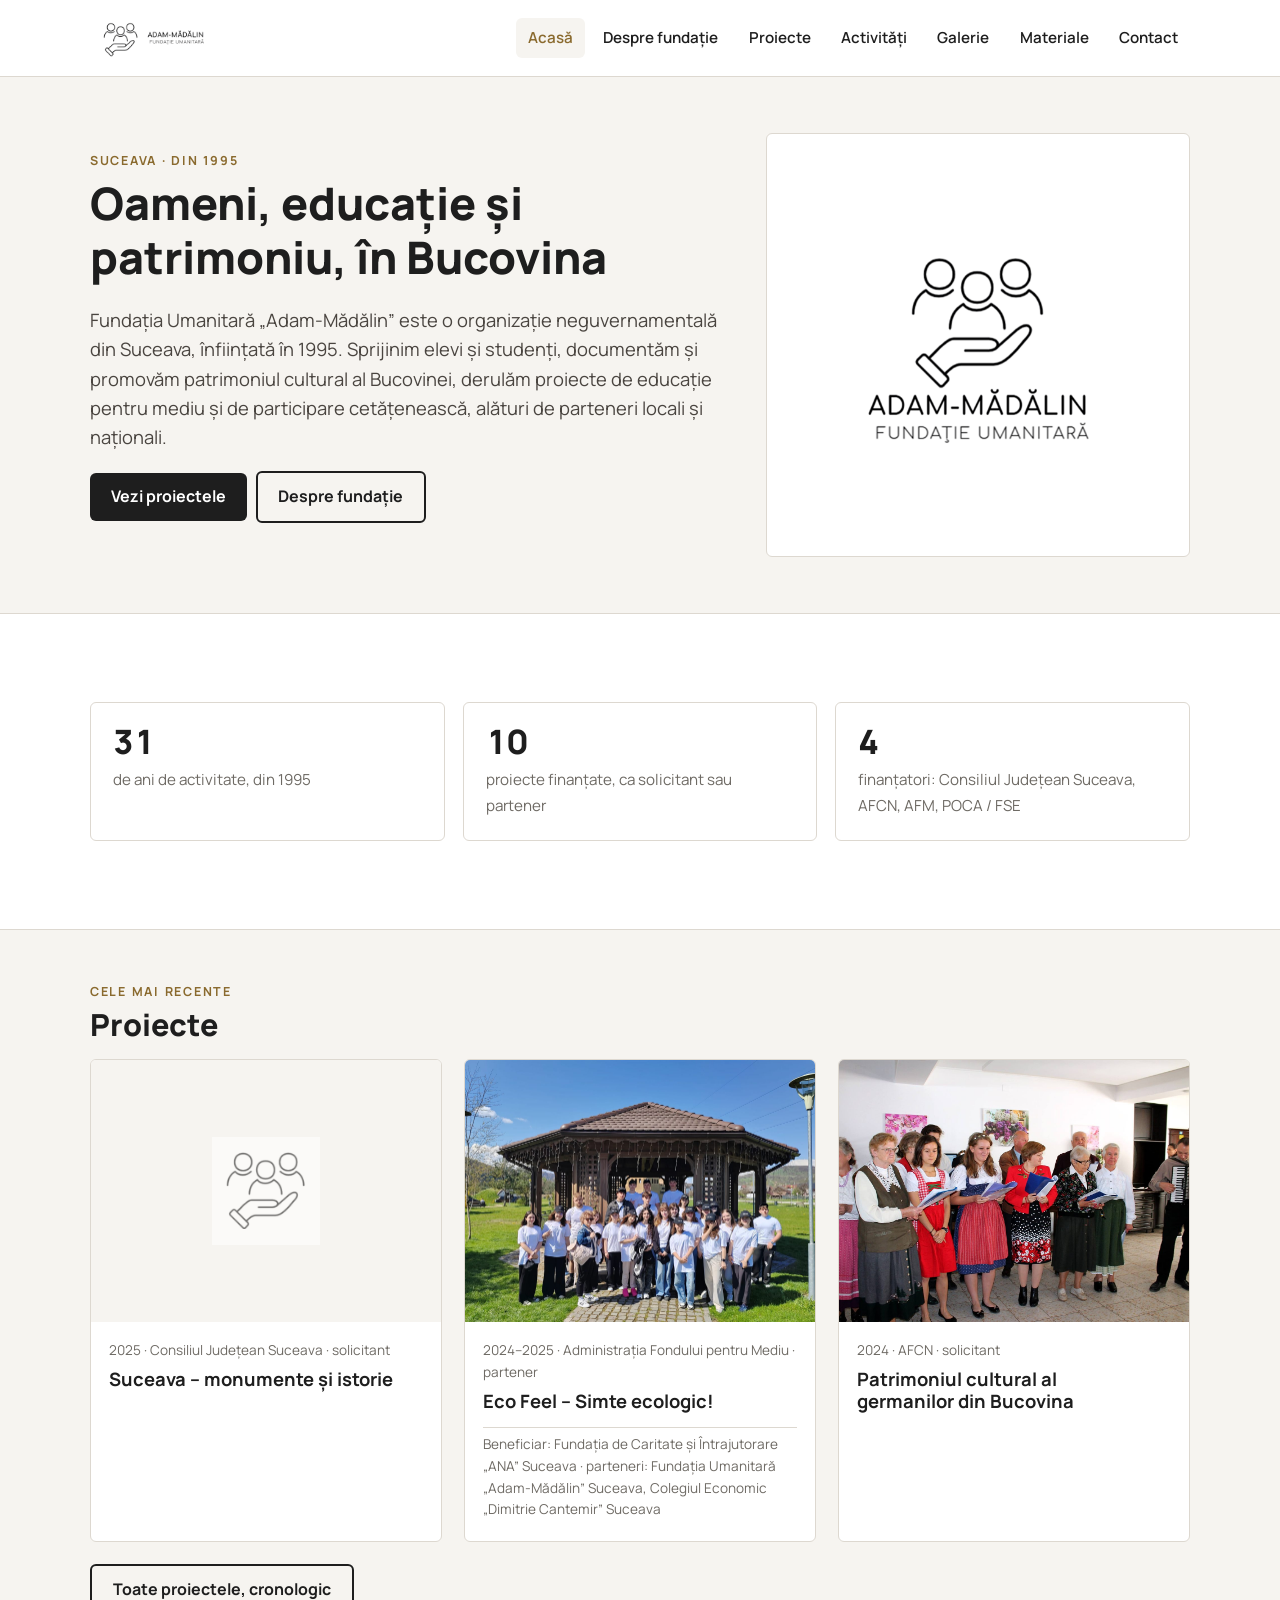
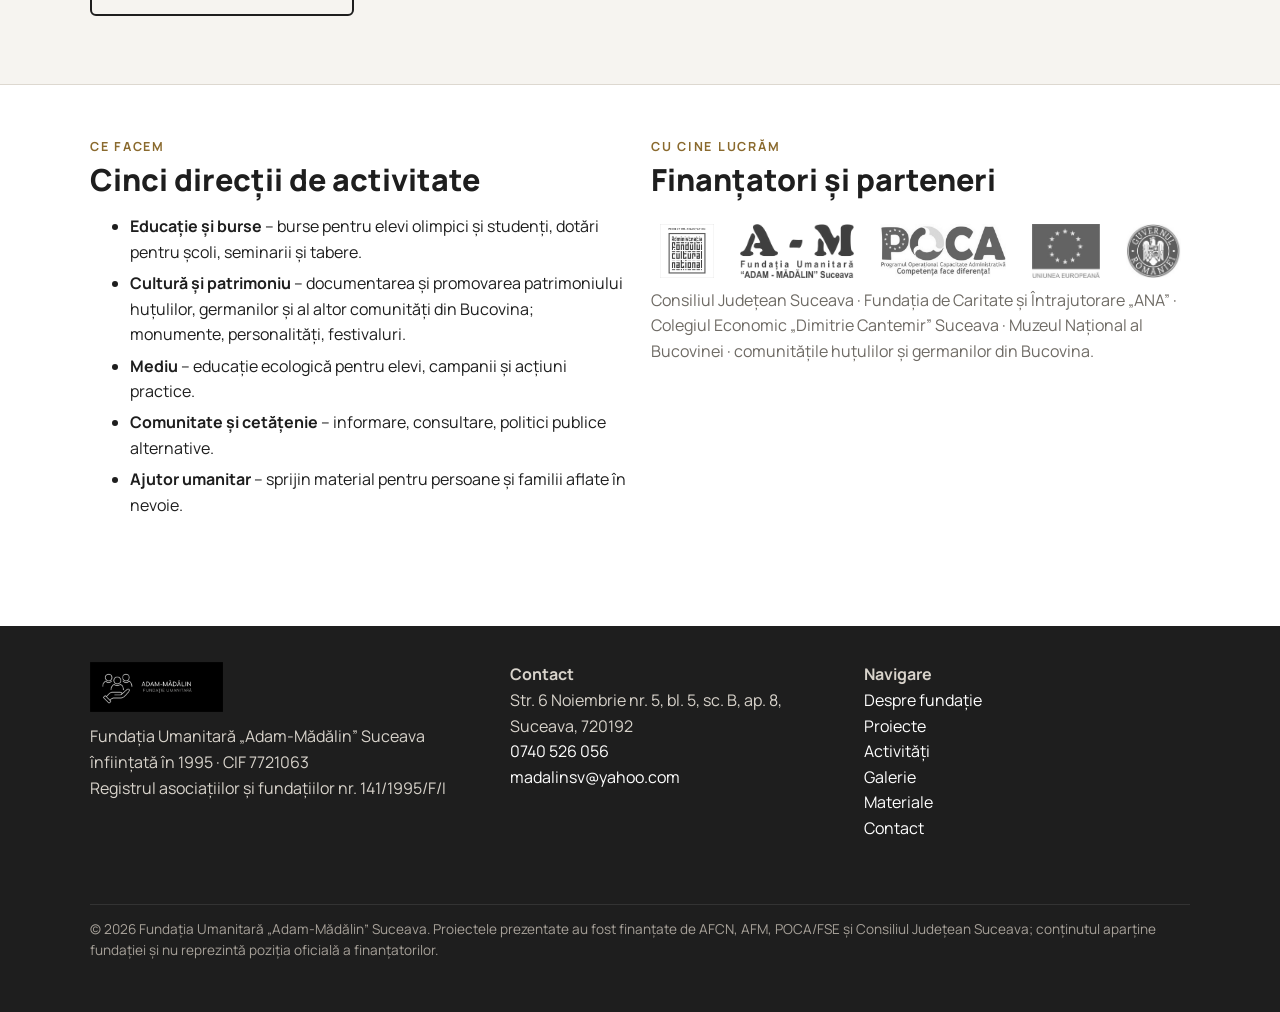
<file: index.html>
<!doctype html>
<html lang="ro">
<head>
<meta charset="utf-8">
<meta name="viewport" content="width=device-width, initial-scale=1">
<title>Acasă – Fundația Umanitară „Adam-Mădălin” Suceava</title>
<meta name="description" content="Fundația Umanitară „Adam-Mădălin” Suceava: din 1995, proiecte de educație, cultură, patrimoniu, mediu și solidaritate în Bucovina.">
<meta property="og:title" content="Acasă – Fundația Umanitară „Adam-Mădălin”">
<meta property="og:description" content="Fundația Umanitară „Adam-Mădălin” Suceava: din 1995, proiecte de educație, cultură, patrimoniu, mediu și solidaritate în Bucovina.">
<meta property="og:image" content="https://www.amfundatie.ro/assets/img/sigla/sigla-patrat.png">
<meta property="og:type" content="website">
<link rel="icon" href="assets/img/sigla/favicon-32.png" sizes="32x32">
<link rel="apple-touch-icon" href="assets/img/sigla/semn-192.png">
<link rel="preconnect" href="https://fonts.googleapis.com"><link rel="preconnect" href="https://fonts.gstatic.com" crossorigin>
<link rel="stylesheet" href="https://fonts.googleapis.com/css2?family=Manrope:wght@500;600;700;800&display=swap">
<link rel="stylesheet" href="assets/css/style.css">
</head>
<body>
<a class="skip" href="#main">Sari la conținut</a>
<header class="top">
  <div class="wrap">
    <a class="brand" href="index.html" aria-label="Acasă"><img src="assets/img/sigla/sigla-orizontal.png" alt="Fundația Umanitară Adam-Mădălin" width="150" height="56"></a>
    <button class="burger" aria-expanded="false" aria-controls="nav" onclick="var n=document.getElementById('nav');n.classList.toggle('open');this.setAttribute('aria-expanded',n.classList.contains('open'))">Meniu ☰</button>
    <nav class="nav" id="nav" aria-label="Meniu principal">
      <a href="index.html" class="on">Acasă</a>
      <a href="despre.html">Despre fundație</a>
      <a href="proiecte.html">Proiecte</a>
      <a href="activitati.html">Activități</a>
      <a href="galerie.html">Galerie</a>
      <a href="materiale.html">Materiale</a>
      <a href="contact.html">Contact</a>
    </nav>
  </div>
</header>
<main id="main">
<section class="hero">
  <div class="wrap">
    <div>
      <div class="eyebrow">Suceava · din 1995</div>
      <h1>Oameni, educație și patrimoniu, în Bucovina</h1>
      <p class="lead">Fundația Umanitară „Adam-Mădălin” este o organizație neguvernamentală din Suceava, înființată în 1995. Sprijinim elevi și studenți, documentăm și promovăm patrimoniul cultural al Bucovinei, derulăm proiecte de educație pentru mediu și de participare cetățenească, alături de parteneri locali și naționali.</p>
      <p><a class="btn" href="proiecte.html">Vezi proiectele</a> &nbsp; <a class="btn ghost" href="despre.html">Despre fundație</a></p>
    </div>
    <div class="art"><img src="assets/img/sigla/sigla-patrat.png" alt="Sigla Fundației Umanitare Adam-Mădălin" width="600" height="600"></div>
  </div>
</section>

<section class="s">
  <div class="wrap">
    <div class="stats">
      <div class="stat"><b>31</b><span>de ani de activitate, din 1995</span></div>
      <div class="stat"><b>10</b><span>proiecte finanțate, ca solicitant sau partener</span></div>
      <div class="stat"><b>4</b><span>finanțatori: Consiliul Județean Suceava, AFCN, AFM, POCA / FSE</span></div>
    </div>
  </div>
</section>

<section class="s alt">
  <div class="wrap">
    <div class="eyebrow">Cele mai recente</div>
    <h2>Proiecte</h2>
    <div class="grid">
<article class="card">
  <a class="img ph" href="proiecte/suceava-monumente-si-istorie.html"><img src="assets/img/sigla/semn.png" alt="" loading="lazy"></a>
  <div class="body">
    <div class="meta">2025 · Consiliul Județean Suceava · solicitant</div>
    <h3><a href="proiecte/suceava-monumente-si-istorie.html">Suceava – monumente și istorie</a></h3>
  </div>
</article>
<article class="card">
  <a class="img" href="proiecte/ecofeel.html"><img src="assets/img/ecofeel/tabara-grup.jpg" alt="" loading="lazy"></a>
  <div class="body">
    <div class="meta">2024–2025 · Administrația Fondului pentru Mediu · partener</div>
    <h3><a href="proiecte/ecofeel.html">Eco Feel – Simte ecologic!</a></h3>
    <div class="val">Beneficiar: Fundația de Caritate și Întrajutorare „ANA” Suceava · parteneri: Fundația Umanitară „Adam-Mădălin” Suceava, Colegiul Economic „Dimitrie Cantemir” Suceava</div>
  </div>
</article>
<article class="card">
  <a class="img" href="proiecte/patrimoniul-germanilor-din-bucovina.html"><img src="assets/img/germani/grup-costume.jpg" alt="" loading="lazy"></a>
  <div class="body">
    <div class="meta">2024 · AFCN · solicitant</div>
    <h3><a href="proiecte/patrimoniul-germanilor-din-bucovina.html">Patrimoniul cultural al germanilor din Bucovina</a></h3>
  </div>
</article>
    </div>
    <p style="margin-top:22px"><a class="btn ghost" href="proiecte.html">Toate proiectele, cronologic</a></p>
  </div>
</section>

<section class="s">
  <div class="wrap">
    <div class="grid two">
      <div>
        <div class="eyebrow">Ce facem</div>
        <h2>Cinci direcții de activitate</h2>
        <ul class="prose">
          <li><strong>Educație și burse</strong> – burse pentru elevi olimpici și studenți, dotări pentru școli, seminarii și tabere.</li>
          <li><strong>Cultură și patrimoniu</strong> – documentarea și promovarea patrimoniului huțulilor, germanilor și al altor comunități din Bucovina; monumente, personalități, festivaluri.</li>
          <li><strong>Mediu</strong> – educație ecologică pentru elevi, campanii și acțiuni practice.</li>
          <li><strong>Comunitate și cetățenie</strong> – informare, consultare, politici publice alternative.</li>
          <li><strong>Ajutor umanitar</strong> – sprijin material pentru persoane și familii aflate în nevoie.</li>
        </ul>
      </div>
      <div>
        <div class="eyebrow">Cu cine lucrăm</div>
        <h2>Finanțatori și parteneri</h2>
        <div class="logos">
          <img src="assets/img/sigle/afcn.jpg" alt="Administrația Fondului Cultural Național" loading="lazy">
          <img src="assets/img/sigle/afm.png" alt="Administrația Fondului pentru Mediu" loading="lazy">
          <img src="assets/img/sigle/poca.jpg" alt="Programul Operațional Capacitate Administrativă" loading="lazy">
          <img src="assets/img/sigle/ue.jpg" alt="Uniunea Europeană" loading="lazy">
          <img src="assets/img/sigle/guvern.jpg" alt="Guvernul României" loading="lazy">
        </div>
        <p class="muted">Consiliul Județean Suceava · Fundația de Caritate și Întrajutorare „ANA” · Colegiul Economic „Dimitrie Cantemir” Suceava · Muzeul Național al Bucovinei · comunitățile huțulilor și germanilor din Bucovina.</p>
      </div>
    </div>
  </div>
</section>
</main>
<footer>
  <div class="wrap">
    <div>
      <img src="assets/img/sigla/sigla-orizontal-fond-inchis.png" alt="" width="200" height="75">
      <p>Fundația Umanitară „Adam-Mădălin” Suceava<br>înființată în 1995 · CIF 7721063<br>Registrul asociațiilor și fundațiilor nr. 141/1995/F/I</p>
    </div>
    <div>
      <p><strong>Contact</strong><br>Str. 6 Noiembrie nr. 5, bl. 5, sc. B, ap. 8, Suceava, 720192<br><a href="tel:+40740526056">0740 526 056</a><br><a href="mailto:madalinsv@yahoo.com">madalinsv@yahoo.com</a></p>
    </div>
    <div>
      <p><strong>Navigare</strong><br><a href="despre.html">Despre fundație</a><br><a href="proiecte.html">Proiecte</a><br><a href="activitati.html">Activități</a><br><a href="galerie.html">Galerie</a><br><a href="materiale.html">Materiale</a><br><a href="contact.html">Contact</a></p>
    </div>
    <p class="small">© 2026 Fundația Umanitară „Adam-Mădălin” Suceava. Proiectele prezentate au fost finanțate de AFCN, AFM, POCA/FSE și Consiliul Județean Suceava; conținutul aparține fundației și nu reprezintă poziția oficială a finanțatorilor.</p>
  </div>
</footer>
<script src="assets/js/site.js" defer></script>
</body>
</html>
</file>
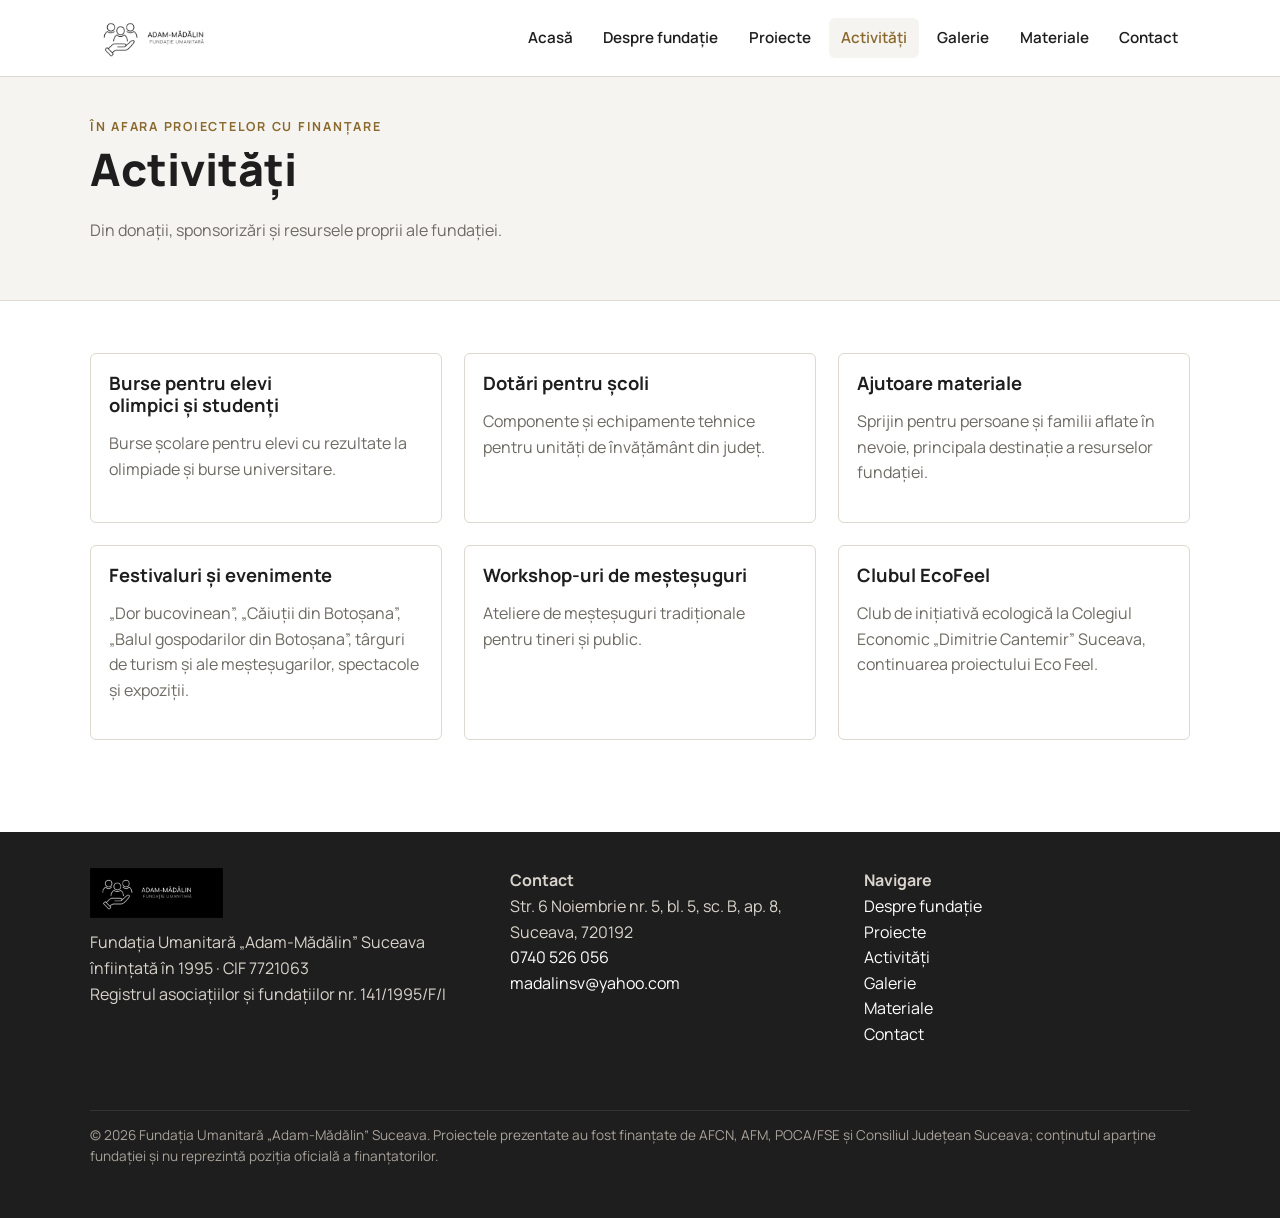
<file: activitati.html>
<!doctype html>
<html lang="ro">
<head>
<meta charset="utf-8">
<meta name="viewport" content="width=device-width, initial-scale=1">
<title>Activități – Fundația Umanitară „Adam-Mădălin” Suceava</title>
<meta name="description" content="Activitățile curente ale Fundației Umanitare „Adam-Mădălin”: burse, dotări pentru școli, ajutoare, festivaluri, workshop-uri de meșteșuguri, Clubul EcoFeel.">
<meta property="og:title" content="Activități – Fundația Umanitară „Adam-Mădălin”">
<meta property="og:description" content="Activitățile curente ale Fundației Umanitare „Adam-Mădălin”: burse, dotări pentru școli, ajutoare, festivaluri, workshop-uri de meșteșuguri, Clubul EcoFeel.">
<meta property="og:image" content="https://www.amfundatie.ro/assets/img/sigla/sigla-patrat.png">
<meta property="og:type" content="website">
<link rel="icon" href="assets/img/sigla/favicon-32.png" sizes="32x32">
<link rel="apple-touch-icon" href="assets/img/sigla/semn-192.png">
<link rel="preconnect" href="https://fonts.googleapis.com"><link rel="preconnect" href="https://fonts.gstatic.com" crossorigin>
<link rel="stylesheet" href="https://fonts.googleapis.com/css2?family=Manrope:wght@500;600;700;800&display=swap">
<link rel="stylesheet" href="assets/css/style.css">
</head>
<body>
<a class="skip" href="#main">Sari la conținut</a>
<header class="top">
  <div class="wrap">
    <a class="brand" href="index.html" aria-label="Acasă"><img src="assets/img/sigla/sigla-orizontal.png" alt="Fundația Umanitară Adam-Mădălin" width="150" height="56"></a>
    <button class="burger" aria-expanded="false" aria-controls="nav" onclick="var n=document.getElementById('nav');n.classList.toggle('open');this.setAttribute('aria-expanded',n.classList.contains('open'))">Meniu ☰</button>
    <nav class="nav" id="nav" aria-label="Meniu principal">
      <a href="index.html">Acasă</a>
      <a href="despre.html">Despre fundație</a>
      <a href="proiecte.html">Proiecte</a>
      <a href="activitati.html" class="on">Activități</a>
      <a href="galerie.html">Galerie</a>
      <a href="materiale.html">Materiale</a>
      <a href="contact.html">Contact</a>
    </nav>
  </div>
</header>
<main id="main">
<section class="pageh"><div class="wrap"><div class="eyebrow">În afara proiectelor cu finanțare</div><h1>Activități</h1><p class="lead muted">Din donații, sponsorizări și resursele proprii ale fundației.</p></div></section>
<section class="s"><div class="wrap">
  <div class="grid">
    <div class="card"><div class="body"><h3>Burse pentru elevi olimpici și studenți</h3><p class="muted">Burse școlare pentru elevi cu rezultate la olimpiade și burse universitare.</p></div></div>
    <div class="card"><div class="body"><h3>Dotări pentru școli</h3><p class="muted">Componente și echipamente tehnice pentru unități de învățământ din județ.</p></div></div>
    <div class="card"><div class="body"><h3>Ajutoare materiale</h3><p class="muted">Sprijin pentru persoane și familii aflate în nevoie, principala destinație a resurselor fundației.</p></div></div>
    <div class="card"><div class="body"><h3>Festivaluri și evenimente</h3><p class="muted">„Dor bucovinean”, „Căiuții din Botoșana”, „Balul gospodarilor din Botoșana”, târguri de turism și ale meșteșugarilor, spectacole și expoziții.</p></div></div>
    <div class="card"><div class="body"><h3>Workshop-uri de meșteșuguri</h3><p class="muted">Ateliere de meșteșuguri tradiționale pentru tineri și public.</p></div></div>
    <div class="card"><div class="body"><h3>Clubul EcoFeel</h3><p class="muted">Club de inițiativă ecologică la Colegiul Economic „Dimitrie Cantemir” Suceava, continuarea proiectului Eco Feel.</p></div></div>
  </div>
</div></section>
</main>
<footer>
  <div class="wrap">
    <div>
      <img src="assets/img/sigla/sigla-orizontal-fond-inchis.png" alt="" width="200" height="75">
      <p>Fundația Umanitară „Adam-Mădălin” Suceava<br>înființată în 1995 · CIF 7721063<br>Registrul asociațiilor și fundațiilor nr. 141/1995/F/I</p>
    </div>
    <div>
      <p><strong>Contact</strong><br>Str. 6 Noiembrie nr. 5, bl. 5, sc. B, ap. 8, Suceava, 720192<br><a href="tel:+40740526056">0740 526 056</a><br><a href="mailto:madalinsv@yahoo.com">madalinsv@yahoo.com</a></p>
    </div>
    <div>
      <p><strong>Navigare</strong><br><a href="despre.html">Despre fundație</a><br><a href="proiecte.html">Proiecte</a><br><a href="activitati.html">Activități</a><br><a href="galerie.html">Galerie</a><br><a href="materiale.html">Materiale</a><br><a href="contact.html">Contact</a></p>
    </div>
    <p class="small">© 2026 Fundația Umanitară „Adam-Mădălin” Suceava. Proiectele prezentate au fost finanțate de AFCN, AFM, POCA/FSE și Consiliul Județean Suceava; conținutul aparține fundației și nu reprezintă poziția oficială a finanțatorilor.</p>
  </div>
</footer>
<script src="assets/js/site.js" defer></script>
</body>
</html>
</file>
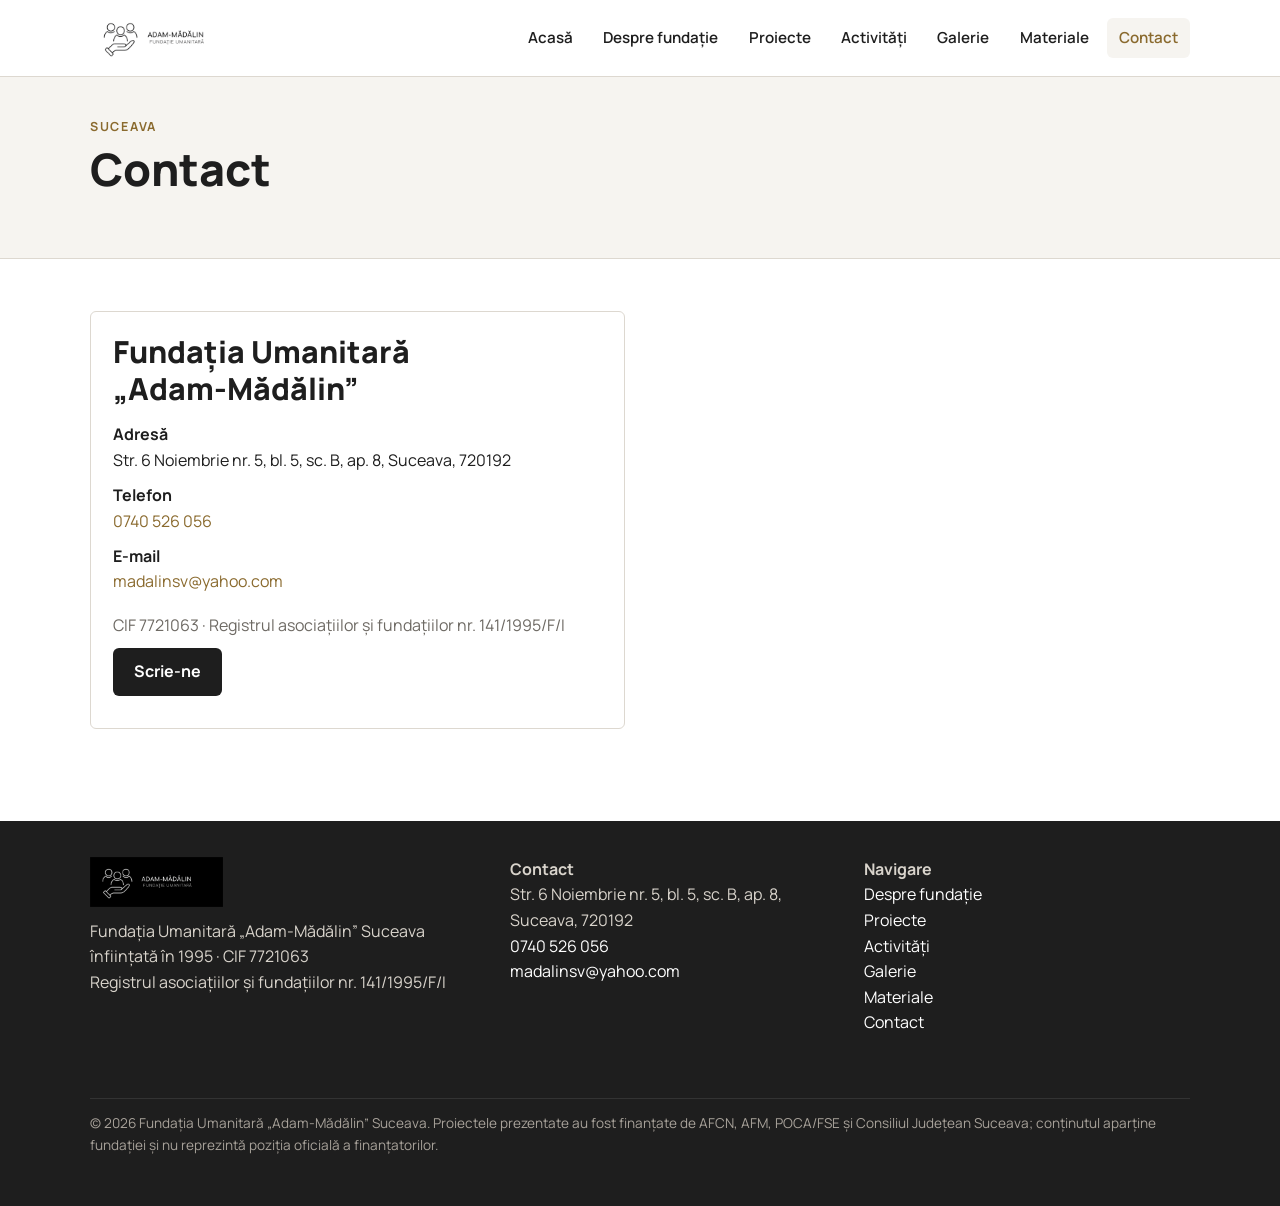
<file: contact.html>
<!doctype html>
<html lang="ro">
<head>
<meta charset="utf-8">
<meta name="viewport" content="width=device-width, initial-scale=1">
<title>Contact – Fundația Umanitară „Adam-Mădălin” Suceava</title>
<meta name="description" content="Contact Fundația Umanitară „Adam-Mădălin” Suceava: adresă, telefon, e-mail.">
<meta property="og:title" content="Contact – Fundația Umanitară „Adam-Mădălin”">
<meta property="og:description" content="Contact Fundația Umanitară „Adam-Mădălin” Suceava: adresă, telefon, e-mail.">
<meta property="og:image" content="https://www.amfundatie.ro/assets/img/sigla/sigla-patrat.png">
<meta property="og:type" content="website">
<link rel="icon" href="assets/img/sigla/favicon-32.png" sizes="32x32">
<link rel="apple-touch-icon" href="assets/img/sigla/semn-192.png">
<link rel="preconnect" href="https://fonts.googleapis.com"><link rel="preconnect" href="https://fonts.gstatic.com" crossorigin>
<link rel="stylesheet" href="https://fonts.googleapis.com/css2?family=Manrope:wght@500;600;700;800&display=swap">
<link rel="stylesheet" href="assets/css/style.css">
</head>
<body>
<a class="skip" href="#main">Sari la conținut</a>
<header class="top">
  <div class="wrap">
    <a class="brand" href="index.html" aria-label="Acasă"><img src="assets/img/sigla/sigla-orizontal.png" alt="Fundația Umanitară Adam-Mădălin" width="150" height="56"></a>
    <button class="burger" aria-expanded="false" aria-controls="nav" onclick="var n=document.getElementById('nav');n.classList.toggle('open');this.setAttribute('aria-expanded',n.classList.contains('open'))">Meniu ☰</button>
    <nav class="nav" id="nav" aria-label="Meniu principal">
      <a href="index.html">Acasă</a>
      <a href="despre.html">Despre fundație</a>
      <a href="proiecte.html">Proiecte</a>
      <a href="activitati.html">Activități</a>
      <a href="galerie.html">Galerie</a>
      <a href="materiale.html">Materiale</a>
      <a href="contact.html" class="on">Contact</a>
    </nav>
  </div>
</header>
<main id="main">
<section class="pageh"><div class="wrap"><div class="eyebrow">Suceava</div><h1>Contact</h1></div></section>
<section class="s"><div class="wrap">
  <div class="contact">
    <div class="box">
      <h2>Fundația Umanitară „Adam-Mădălin”</h2>
      <p><strong>Adresă</strong><br>Str. 6 Noiembrie nr. 5, bl. 5, sc. B, ap. 8, Suceava, 720192</p>
      <p><strong>Telefon</strong><br><a href="tel:+40740526056">0740 526 056</a></p>
      <p><strong>E-mail</strong><br><a href="mailto:madalinsv@yahoo.com">madalinsv@yahoo.com</a></p>
      <p class="muted" style="margin-top:18px">CIF 7721063 · Registrul asociațiilor și fundațiilor nr. 141/1995/F/I</p>
      <p><a class="btn" href="mailto:madalinsv@yahoo.com?subject=Mesaj%20de%20pe%20amfundatie.ro">Scrie-ne</a></p>
    </div>
    <div>
      <iframe title="Harta – Suceava, strada 6 Noiembrie nr. 5" src="https://www.google.com/maps?q=Strada%206%20Noiembrie%205%2C%20Suceava&output=embed" loading="lazy" referrerpolicy="no-referrer-when-downgrade"></iframe>
    </div>
  </div>
</div></section>
</main>
<footer>
  <div class="wrap">
    <div>
      <img src="assets/img/sigla/sigla-orizontal-fond-inchis.png" alt="" width="200" height="75">
      <p>Fundația Umanitară „Adam-Mădălin” Suceava<br>înființată în 1995 · CIF 7721063<br>Registrul asociațiilor și fundațiilor nr. 141/1995/F/I</p>
    </div>
    <div>
      <p><strong>Contact</strong><br>Str. 6 Noiembrie nr. 5, bl. 5, sc. B, ap. 8, Suceava, 720192<br><a href="tel:+40740526056">0740 526 056</a><br><a href="mailto:madalinsv@yahoo.com">madalinsv@yahoo.com</a></p>
    </div>
    <div>
      <p><strong>Navigare</strong><br><a href="despre.html">Despre fundație</a><br><a href="proiecte.html">Proiecte</a><br><a href="activitati.html">Activități</a><br><a href="galerie.html">Galerie</a><br><a href="materiale.html">Materiale</a><br><a href="contact.html">Contact</a></p>
    </div>
    <p class="small">© 2026 Fundația Umanitară „Adam-Mădălin” Suceava. Proiectele prezentate au fost finanțate de AFCN, AFM, POCA/FSE și Consiliul Județean Suceava; conținutul aparține fundației și nu reprezintă poziția oficială a finanțatorilor.</p>
  </div>
</footer>
<script src="assets/js/site.js" defer></script>
</body>
</html>
</file>
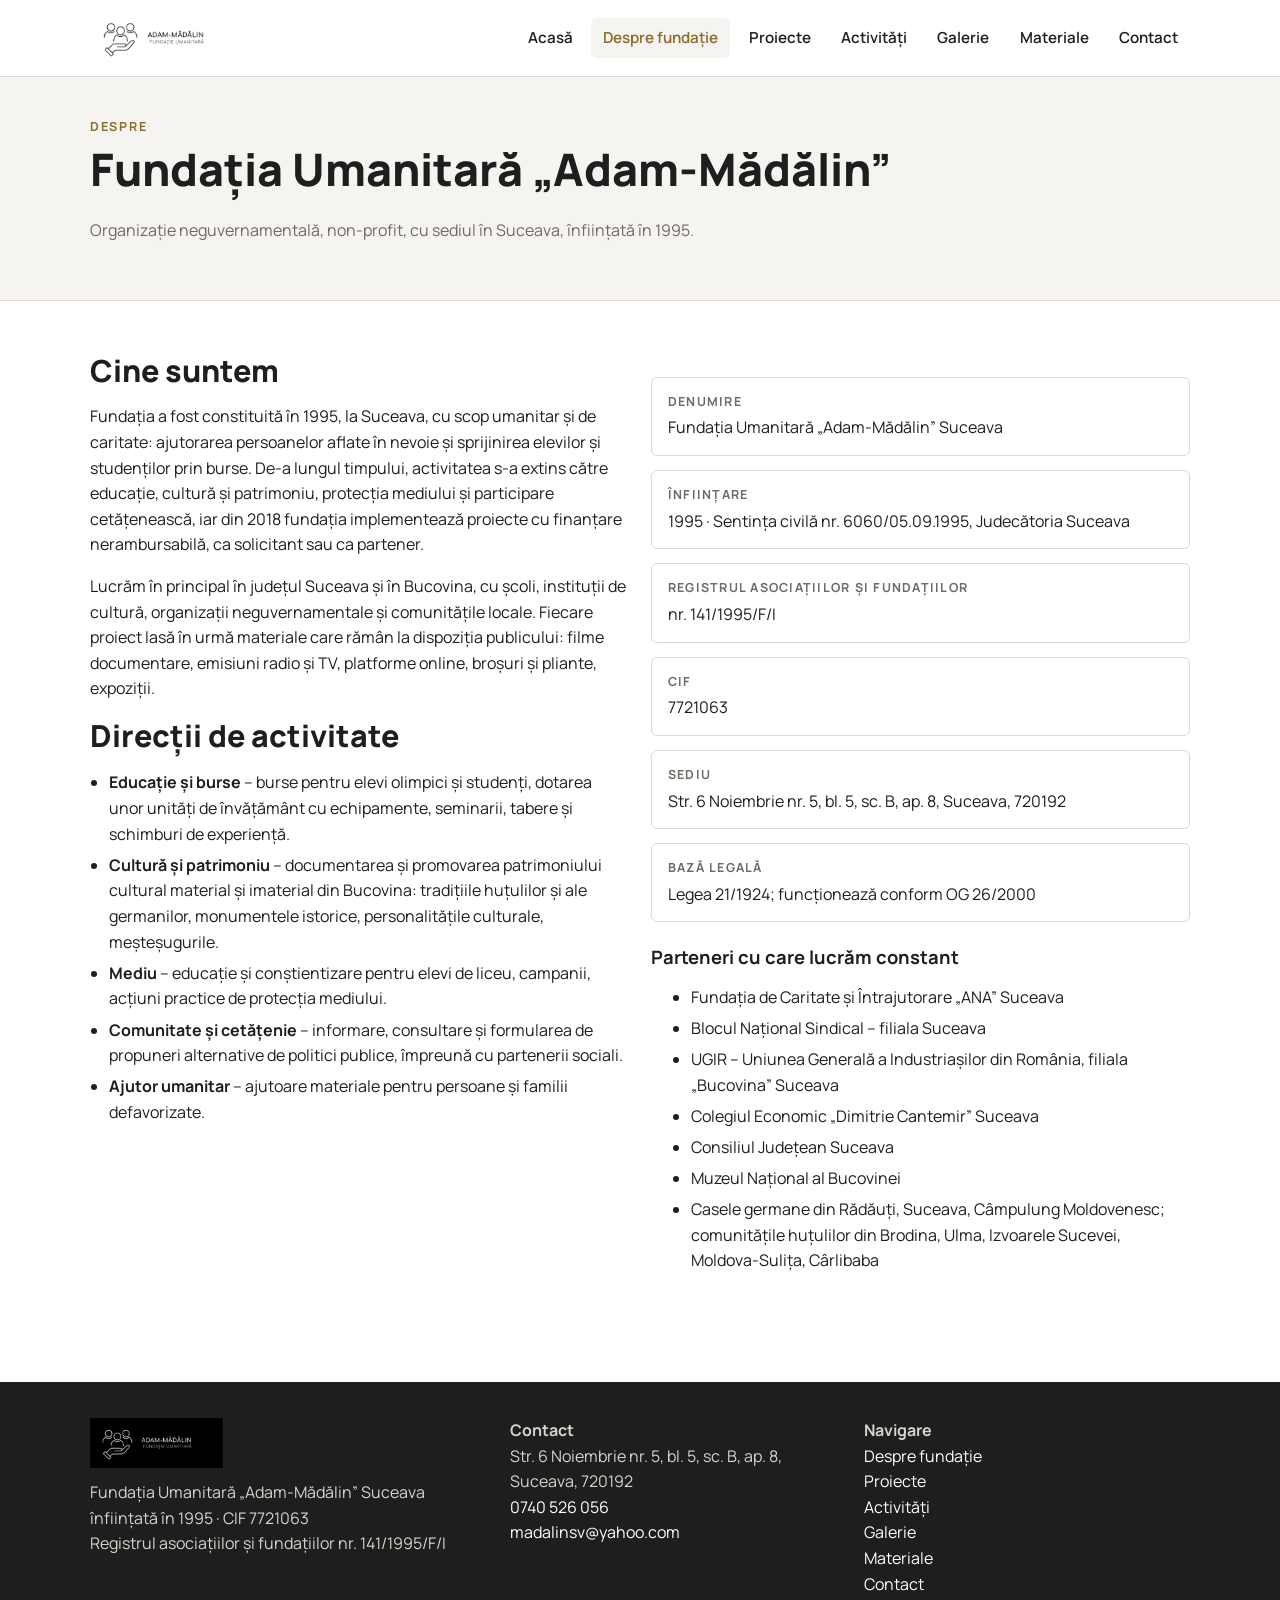
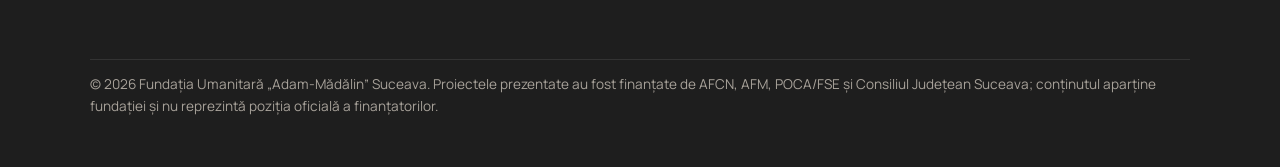
<file: despre.html>
<!doctype html>
<html lang="ro">
<head>
<meta charset="utf-8">
<meta name="viewport" content="width=device-width, initial-scale=1">
<title>Despre fundație – Fundația Umanitară „Adam-Mădălin” Suceava</title>
<meta name="description" content="Cine este Fundația Umanitară „Adam-Mădălin” Suceava: istoric din 1995, misiune, direcții de activitate, date de identificare, parteneri.">
<meta property="og:title" content="Despre fundație – Fundația Umanitară „Adam-Mădălin”">
<meta property="og:description" content="Cine este Fundația Umanitară „Adam-Mădălin” Suceava: istoric din 1995, misiune, direcții de activitate, date de identificare, parteneri.">
<meta property="og:image" content="https://www.amfundatie.ro/assets/img/sigla/sigla-patrat.png">
<meta property="og:type" content="website">
<link rel="icon" href="assets/img/sigla/favicon-32.png" sizes="32x32">
<link rel="apple-touch-icon" href="assets/img/sigla/semn-192.png">
<link rel="preconnect" href="https://fonts.googleapis.com"><link rel="preconnect" href="https://fonts.gstatic.com" crossorigin>
<link rel="stylesheet" href="https://fonts.googleapis.com/css2?family=Manrope:wght@500;600;700;800&display=swap">
<link rel="stylesheet" href="assets/css/style.css">
</head>
<body>
<a class="skip" href="#main">Sari la conținut</a>
<header class="top">
  <div class="wrap">
    <a class="brand" href="index.html" aria-label="Acasă"><img src="assets/img/sigla/sigla-orizontal.png" alt="Fundația Umanitară Adam-Mădălin" width="150" height="56"></a>
    <button class="burger" aria-expanded="false" aria-controls="nav" onclick="var n=document.getElementById('nav');n.classList.toggle('open');this.setAttribute('aria-expanded',n.classList.contains('open'))">Meniu ☰</button>
    <nav class="nav" id="nav" aria-label="Meniu principal">
      <a href="index.html">Acasă</a>
      <a href="despre.html" class="on">Despre fundație</a>
      <a href="proiecte.html">Proiecte</a>
      <a href="activitati.html">Activități</a>
      <a href="galerie.html">Galerie</a>
      <a href="materiale.html">Materiale</a>
      <a href="contact.html">Contact</a>
    </nav>
  </div>
</header>
<main id="main">
<section class="pageh"><div class="wrap"><div class="eyebrow">Despre</div><h1>Fundația Umanitară „Adam-Mădălin”</h1><p class="lead muted">Organizație neguvernamentală, non-profit, cu sediul în Suceava, înființată în 1995.</p></div></section>
<section class="s"><div class="wrap">
  <div class="grid two">
    <div class="prose">
      <h2>Cine suntem</h2>
      <p>Fundația a fost constituită în 1995, la Suceava, cu scop umanitar și de caritate: ajutorarea persoanelor aflate în nevoie și sprijinirea elevilor și studenților prin burse. De-a lungul timpului, activitatea s-a extins către educație, cultură și patrimoniu, protecția mediului și participare cetățenească, iar din 2018 fundația implementează proiecte cu finanțare nerambursabilă, ca solicitant sau ca partener.</p>
      <p>Lucrăm în principal în județul Suceava și în Bucovina, cu școli, instituții de cultură, organizații neguvernamentale și comunitățile locale. Fiecare proiect lasă în urmă materiale care rămân la dispoziția publicului: filme documentare, emisiuni radio și TV, platforme online, broșuri și pliante, expoziții.</p>
      <h2>Direcții de activitate</h2>
      <ul>
        <li><strong>Educație și burse</strong> – burse pentru elevi olimpici și studenți, dotarea unor unități de învățământ cu echipamente, seminarii, tabere și schimburi de experiență.</li>
        <li><strong>Cultură și patrimoniu</strong> – documentarea și promovarea patrimoniului cultural material și imaterial din Bucovina: tradițiile huțulilor și ale germanilor, monumentele istorice, personalitățile culturale, meșteșugurile.</li>
        <li><strong>Mediu</strong> – educație și conștientizare pentru elevi de liceu, campanii, acțiuni practice de protecția mediului.</li>
        <li><strong>Comunitate și cetățenie</strong> – informare, consultare și formularea de propuneri alternative de politici publice, împreună cu partenerii sociali.</li>
        <li><strong>Ajutor umanitar</strong> – ajutoare materiale pentru persoane și familii defavorizate.</li>
      </ul>
    </div>
    <div>
      <div class="facts" style="grid-template-columns:1fr">
        <div><b>Denumire</b>Fundația Umanitară „Adam-Mădălin” Suceava</div>
        <div><b>Înființare</b>1995 · Sentința civilă nr. 6060/05.09.1995, Judecătoria Suceava</div>
        <div><b>Registrul asociațiilor și fundațiilor</b>nr. 141/1995/F/I</div>
        <div><b>CIF</b>7721063</div>
        <div><b>Sediu</b>Str. 6 Noiembrie nr. 5, bl. 5, sc. B, ap. 8, Suceava, 720192</div>
        <div><b>Bază legală</b>Legea 21/1924; funcționează conform OG 26/2000</div>
      </div>
      <h3>Parteneri cu care lucrăm constant</h3>
      <ul class="prose">
        <li>Fundația de Caritate și Întrajutorare „ANA” Suceava</li>
        <li>Blocul Național Sindical – filiala Suceava</li>
        <li>UGIR – Uniunea Generală a Industriașilor din România, filiala „Bucovina” Suceava</li>
        <li>Colegiul Economic „Dimitrie Cantemir” Suceava</li>
        <li>Consiliul Județean Suceava</li>
        <li>Muzeul Național al Bucovinei</li>
        <li>Casele germane din Rădăuți, Suceava, Câmpulung Moldovenesc; comunitățile huțulilor din Brodina, Ulma, Izvoarele Sucevei, Moldova-Sulița, Cârlibaba</li>
      </ul>
    </div>
  </div>
</div></section>
</main>
<footer>
  <div class="wrap">
    <div>
      <img src="assets/img/sigla/sigla-orizontal-fond-inchis.png" alt="" width="200" height="75">
      <p>Fundația Umanitară „Adam-Mădălin” Suceava<br>înființată în 1995 · CIF 7721063<br>Registrul asociațiilor și fundațiilor nr. 141/1995/F/I</p>
    </div>
    <div>
      <p><strong>Contact</strong><br>Str. 6 Noiembrie nr. 5, bl. 5, sc. B, ap. 8, Suceava, 720192<br><a href="tel:+40740526056">0740 526 056</a><br><a href="mailto:madalinsv@yahoo.com">madalinsv@yahoo.com</a></p>
    </div>
    <div>
      <p><strong>Navigare</strong><br><a href="despre.html">Despre fundație</a><br><a href="proiecte.html">Proiecte</a><br><a href="activitati.html">Activități</a><br><a href="galerie.html">Galerie</a><br><a href="materiale.html">Materiale</a><br><a href="contact.html">Contact</a></p>
    </div>
    <p class="small">© 2026 Fundația Umanitară „Adam-Mădălin” Suceava. Proiectele prezentate au fost finanțate de AFCN, AFM, POCA/FSE și Consiliul Județean Suceava; conținutul aparține fundației și nu reprezintă poziția oficială a finanțatorilor.</p>
  </div>
</footer>
<script src="assets/js/site.js" defer></script>
</body>
</html>
</file>
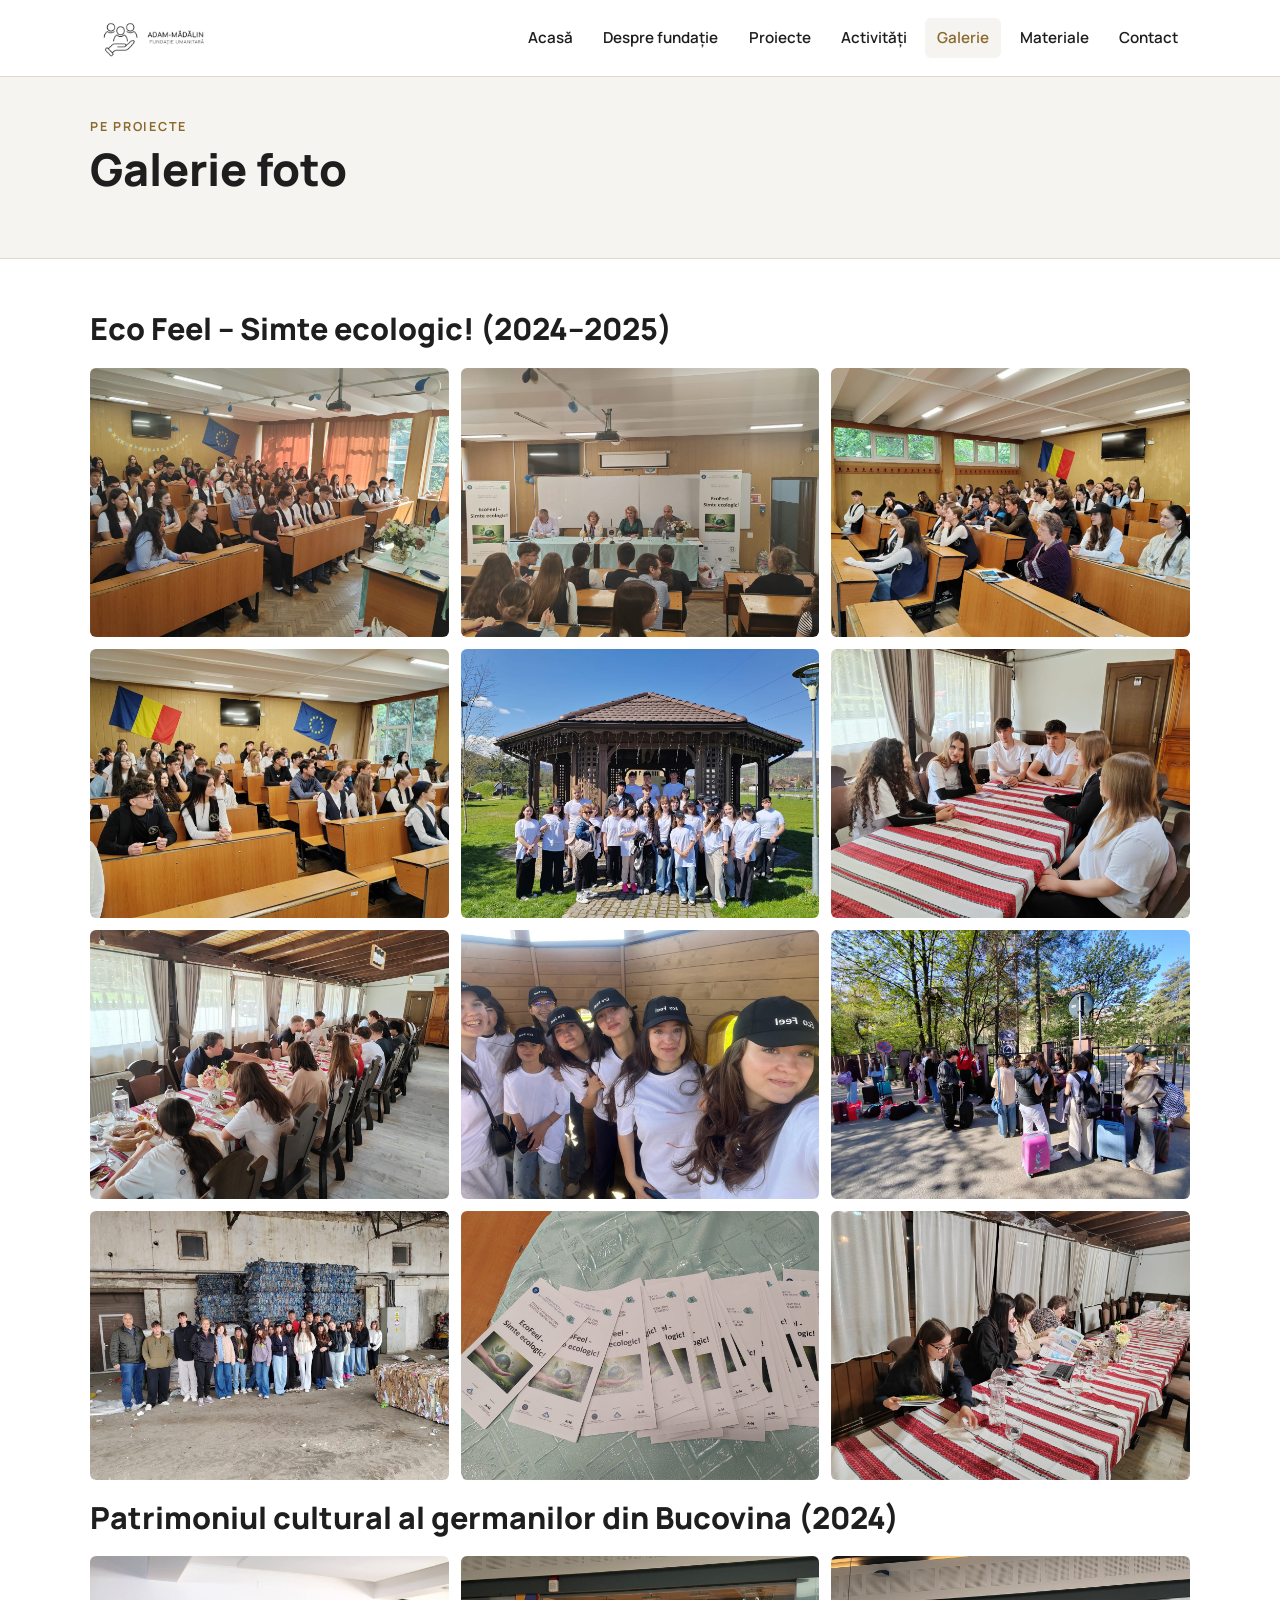
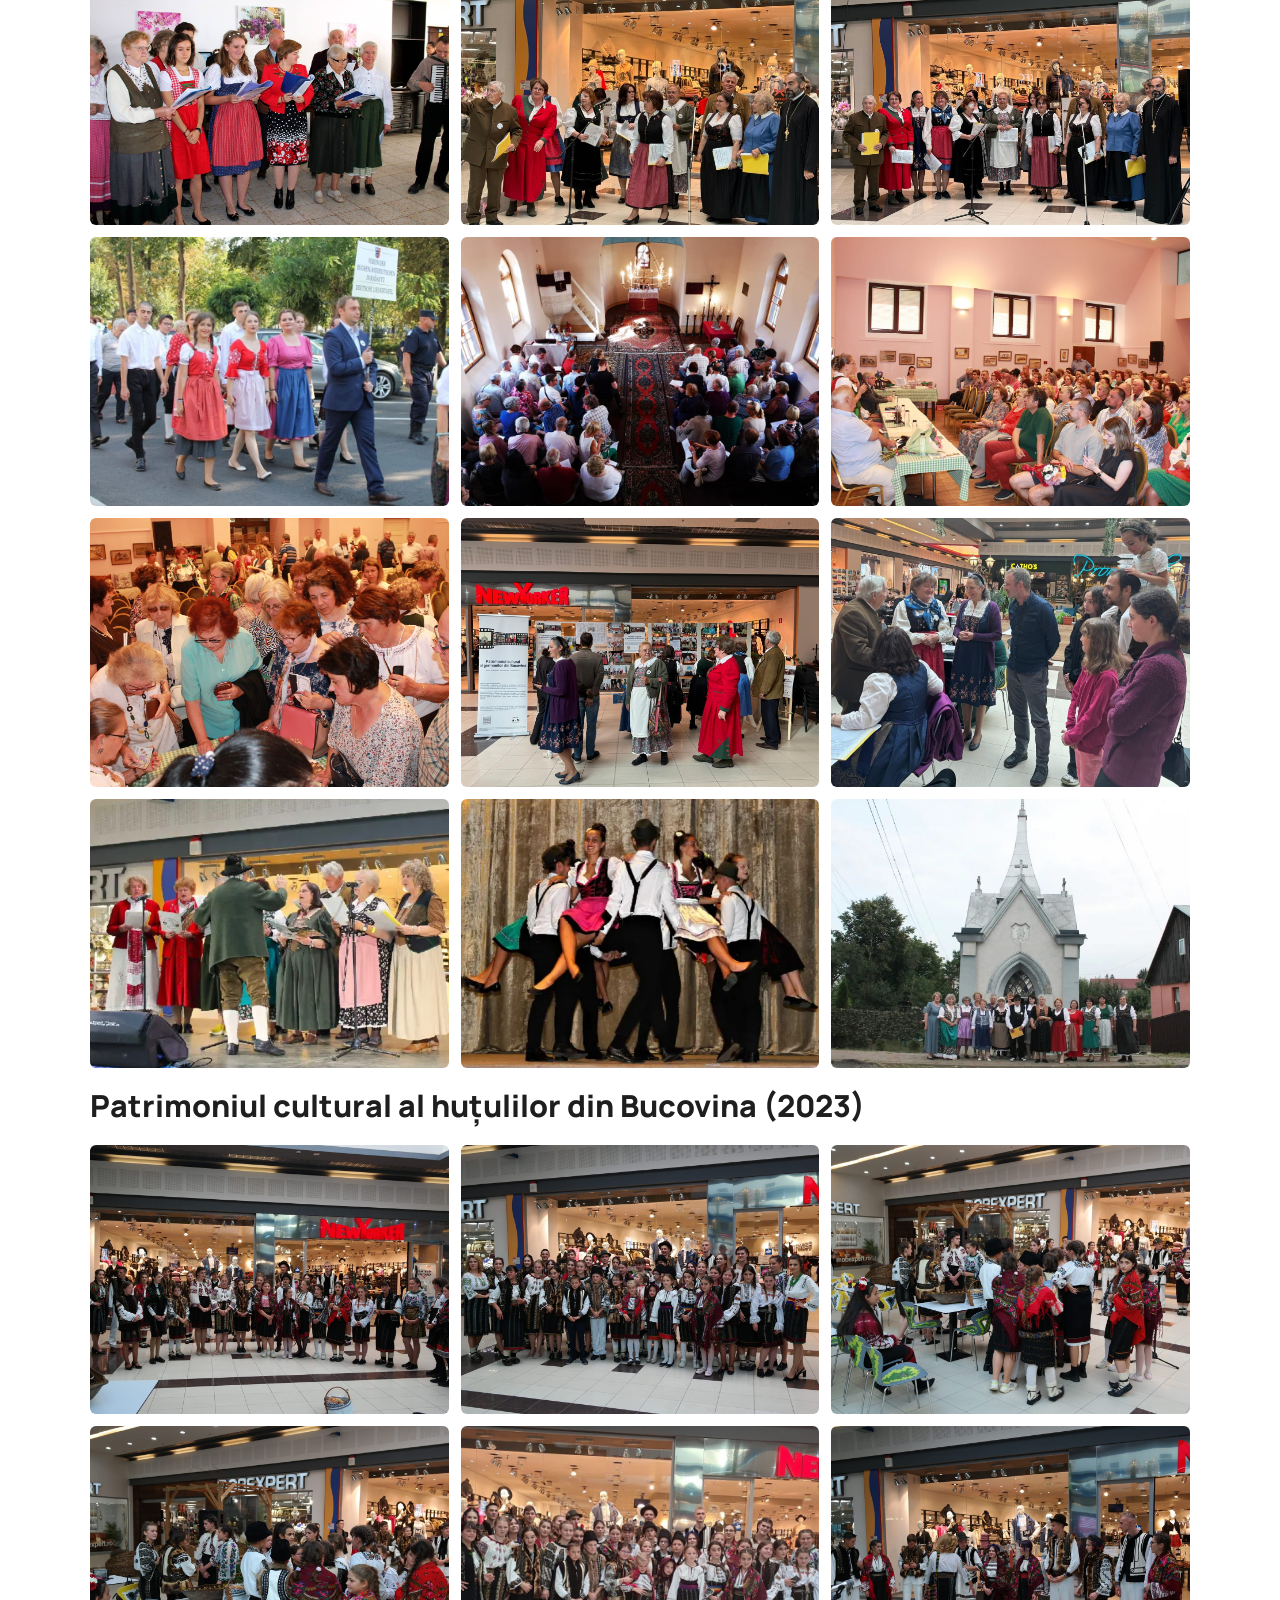
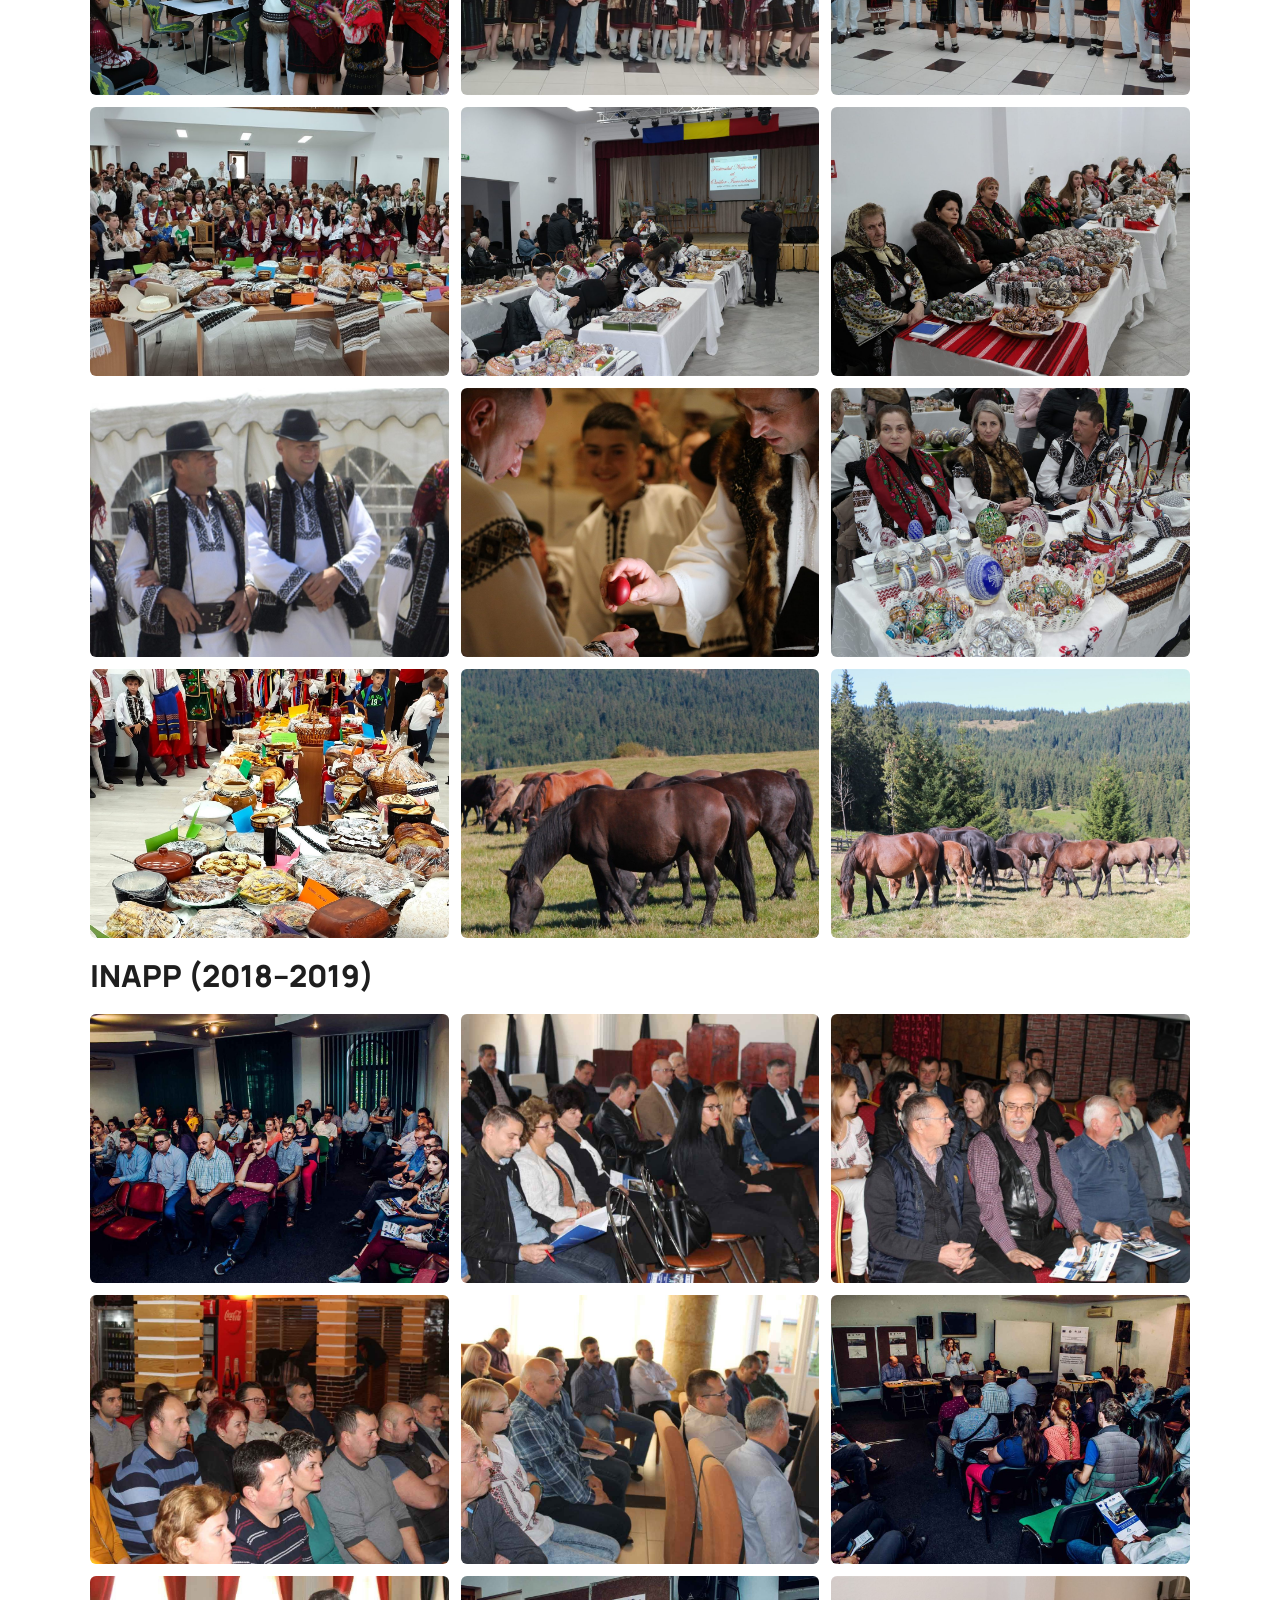
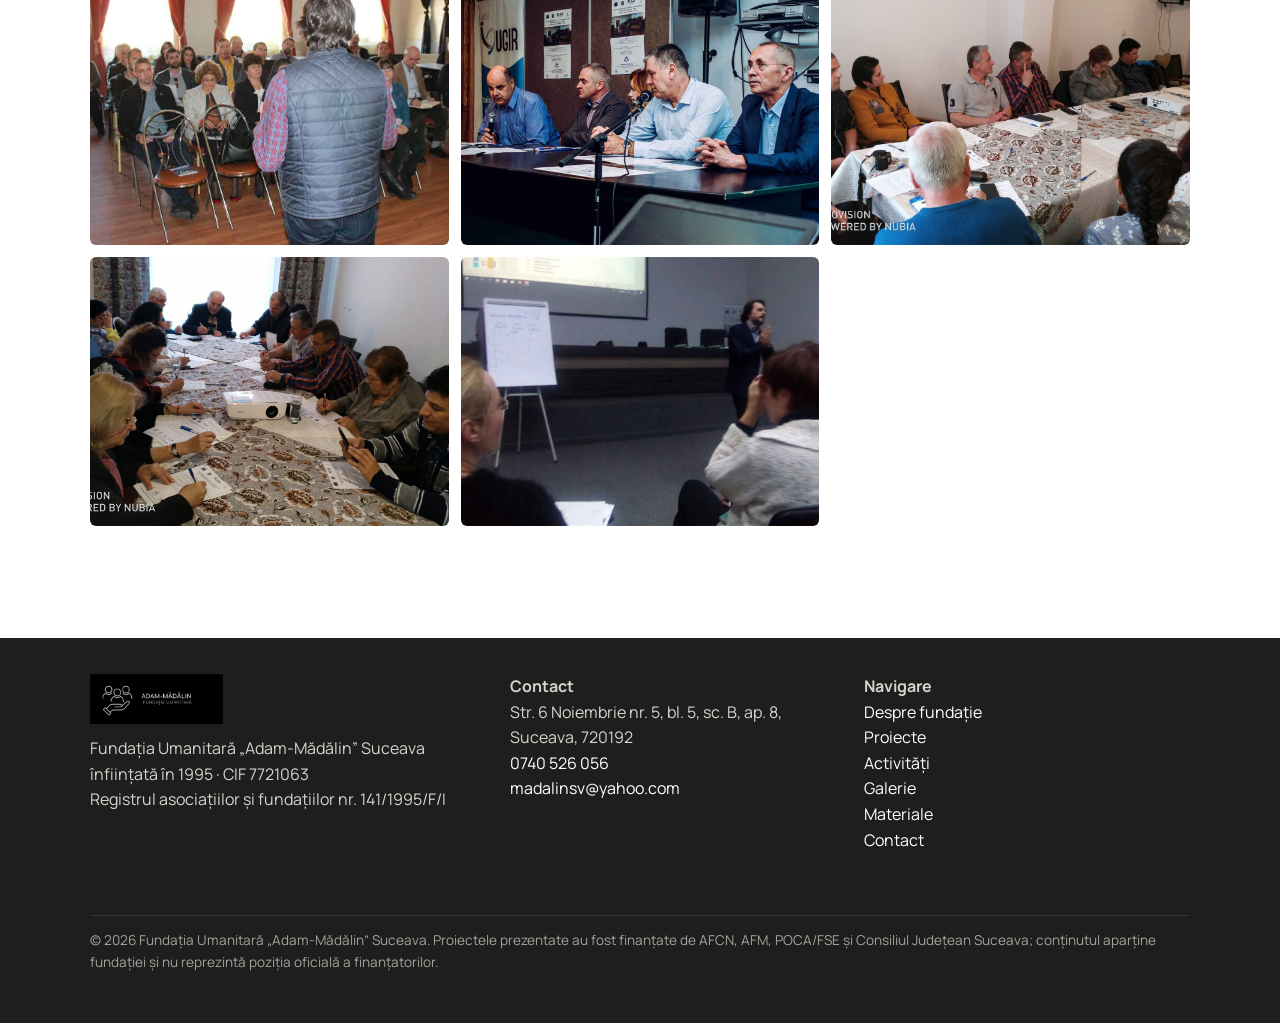
<file: galerie.html>
<!doctype html>
<html lang="ro">
<head>
<meta charset="utf-8">
<meta name="viewport" content="width=device-width, initial-scale=1">
<title>Galerie foto – Fundația Umanitară „Adam-Mădălin” Suceava</title>
<meta name="description" content="Fotografii din proiectele și evenimentele Fundației Umanitare „Adam-Mădălin” Suceava.">
<meta property="og:title" content="Galerie foto – Fundația Umanitară „Adam-Mădălin”">
<meta property="og:description" content="Fotografii din proiectele și evenimentele Fundației Umanitare „Adam-Mădălin” Suceava.">
<meta property="og:image" content="https://www.amfundatie.ro/assets/img/sigla/sigla-patrat.png">
<meta property="og:type" content="website">
<link rel="icon" href="assets/img/sigla/favicon-32.png" sizes="32x32">
<link rel="apple-touch-icon" href="assets/img/sigla/semn-192.png">
<link rel="preconnect" href="https://fonts.googleapis.com"><link rel="preconnect" href="https://fonts.gstatic.com" crossorigin>
<link rel="stylesheet" href="https://fonts.googleapis.com/css2?family=Manrope:wght@500;600;700;800&display=swap">
<link rel="stylesheet" href="assets/css/style.css">
</head>
<body>
<a class="skip" href="#main">Sari la conținut</a>
<header class="top">
  <div class="wrap">
    <a class="brand" href="index.html" aria-label="Acasă"><img src="assets/img/sigla/sigla-orizontal.png" alt="Fundația Umanitară Adam-Mădălin" width="150" height="56"></a>
    <button class="burger" aria-expanded="false" aria-controls="nav" onclick="var n=document.getElementById('nav');n.classList.toggle('open');this.setAttribute('aria-expanded',n.classList.contains('open'))">Meniu ☰</button>
    <nav class="nav" id="nav" aria-label="Meniu principal">
      <a href="index.html">Acasă</a>
      <a href="despre.html">Despre fundație</a>
      <a href="proiecte.html">Proiecte</a>
      <a href="activitati.html">Activități</a>
      <a href="galerie.html" class="on">Galerie</a>
      <a href="materiale.html">Materiale</a>
      <a href="contact.html">Contact</a>
    </nav>
  </div>
</header>
<main id="main">
<section class="pageh"><div class="wrap"><div class="eyebrow">Pe proiecte</div><h1>Galerie foto</h1></div></section>
<section class="s"><div class="wrap">
  <h2>Eco Feel – Simte ecologic! (2024–2025)</h2>
  <div class="gal">
<a class="ph" href="#" data-src="assets/img/ecofeel/lansare-1.jpg"><img src="assets/img/ecofeel/lansare-1.jpg" alt="" loading="lazy" draggable="false"></a>
<a class="ph" href="#" data-src="assets/img/ecofeel/lansare-2.jpg"><img src="assets/img/ecofeel/lansare-2.jpg" alt="" loading="lazy" draggable="false"></a>
<a class="ph" href="#" data-src="assets/img/ecofeel/conferinta-final-1.jpg"><img src="assets/img/ecofeel/conferinta-final-1.jpg" alt="" loading="lazy" draggable="false"></a>
<a class="ph" href="#" data-src="assets/img/ecofeel/conferinta-final-2.jpg"><img src="assets/img/ecofeel/conferinta-final-2.jpg" alt="" loading="lazy" draggable="false"></a>
<a class="ph" href="#" data-src="assets/img/ecofeel/tabara-grup.jpg"><img src="assets/img/ecofeel/tabara-grup.jpg" alt="" loading="lazy" draggable="false"></a>
<a class="ph" href="#" data-src="assets/img/ecofeel/tabara-2.jpg"><img src="assets/img/ecofeel/tabara-2.jpg" alt="" loading="lazy" draggable="false"></a>
<a class="ph" href="#" data-src="assets/img/ecofeel/tabara-3.jpg"><img src="assets/img/ecofeel/tabara-3.jpg" alt="" loading="lazy" draggable="false"></a>
<a class="ph" href="#" data-src="assets/img/ecofeel/tabara-selfie.jpg"><img src="assets/img/ecofeel/tabara-selfie.jpg" alt="" loading="lazy" draggable="false"></a>
<a class="ph" href="#" data-src="assets/img/ecofeel/tabara-4.jpg"><img src="assets/img/ecofeel/tabara-4.jpg" alt="" loading="lazy" draggable="false"></a>
<a class="ph" href="#" data-src="assets/img/ecofeel/vizita-ritmic.jpg"><img src="assets/img/ecofeel/vizita-ritmic.jpg" alt="" loading="lazy" draggable="false"></a>
<a class="ph" href="#" data-src="assets/img/ecofeel/pliante.jpg"><img src="assets/img/ecofeel/pliante.jpg" alt="" loading="lazy" draggable="false"></a>
<a class="ph" href="#" data-src="assets/img/ecofeel/tabara-1.jpg"><img src="assets/img/ecofeel/tabara-1.jpg" alt="" loading="lazy" draggable="false"></a>
</div>
  <h2>Patrimoniul cultural al germanilor din Bucovina (2024)</h2>
  <div class="gal">
<a class="ph" href="#" data-src="assets/img/germani/grup-costume.jpg"><img src="assets/img/germani/grup-costume.jpg" alt="" loading="lazy" draggable="false"></a>
<a class="ph" href="#" data-src="assets/img/germani/cor-1.jpg"><img src="assets/img/germani/cor-1.jpg" alt="" loading="lazy" draggable="false"></a>
<a class="ph" href="#" data-src="assets/img/germani/cor-2.jpg"><img src="assets/img/germani/cor-2.jpg" alt="" loading="lazy" draggable="false"></a>
<a class="ph" href="#" data-src="assets/img/germani/procesiune.jpg"><img src="assets/img/germani/procesiune.jpg" alt="" loading="lazy" draggable="false"></a>
<a class="ph" href="#" data-src="assets/img/germani/biserica.jpg"><img src="assets/img/germani/biserica.jpg" alt="" loading="lazy" draggable="false"></a>
<a class="ph" href="#" data-src="assets/img/germani/sala-radauti.jpg"><img src="assets/img/germani/sala-radauti.jpg" alt="" loading="lazy" draggable="false"></a>
<a class="ph" href="#" data-src="assets/img/germani/public.jpg"><img src="assets/img/germani/public.jpg" alt="" loading="lazy" draggable="false"></a>
<a class="ph" href="#" data-src="assets/img/germani/expozitie.jpg"><img src="assets/img/germani/expozitie.jpg" alt="" loading="lazy" draggable="false"></a>
<a class="ph" href="#" data-src="assets/img/germani/interviu.jpg"><img src="assets/img/germani/interviu.jpg" alt="" loading="lazy" draggable="false"></a>
<a class="ph" href="#" data-src="assets/img/germani/comunitate.jpg"><img src="assets/img/germani/comunitate.jpg" alt="" loading="lazy" draggable="false"></a>
<a class="ph" href="#" data-src="assets/img/germani/dans.jpg"><img src="assets/img/germani/dans.jpg" alt="" loading="lazy" draggable="false"></a>
<a class="ph" href="#" data-src="assets/img/germani/hram-sf-rochus.jpg"><img src="assets/img/germani/hram-sf-rochus.jpg" alt="" loading="lazy" draggable="false"></a>
</div>
  <h2>Patrimoniul cultural al huțulilor din Bucovina (2023)</h2>
  <div class="gal">
<a class="ph" href="#" data-src="assets/img/hutuli/festival-grup-1.jpg"><img src="assets/img/hutuli/festival-grup-1.jpg" alt="" loading="lazy" draggable="false"></a>
<a class="ph" href="#" data-src="assets/img/hutuli/festival-grup-2.jpg"><img src="assets/img/hutuli/festival-grup-2.jpg" alt="" loading="lazy" draggable="false"></a>
<a class="ph" href="#" data-src="assets/img/hutuli/festival-grup-3.jpg"><img src="assets/img/hutuli/festival-grup-3.jpg" alt="" loading="lazy" draggable="false"></a>
<a class="ph" href="#" data-src="assets/img/hutuli/festival-spectacol.jpg"><img src="assets/img/hutuli/festival-spectacol.jpg" alt="" loading="lazy" draggable="false"></a>
<a class="ph" href="#" data-src="assets/img/hutuli/festival-public.jpg"><img src="assets/img/hutuli/festival-public.jpg" alt="" loading="lazy" draggable="false"></a>
<a class="ph" href="#" data-src="assets/img/hutuli/festival-1.jpg"><img src="assets/img/hutuli/festival-1.jpg" alt="" loading="lazy" draggable="false"></a>
<a class="ph" href="#" data-src="assets/img/hutuli/arta-culinara-grup.jpg"><img src="assets/img/hutuli/arta-culinara-grup.jpg" alt="" loading="lazy" draggable="false"></a>
<a class="ph" href="#" data-src="assets/img/hutuli/ciocanesti-sala.jpg"><img src="assets/img/hutuli/ciocanesti-sala.jpg" alt="" loading="lazy" draggable="false"></a>
<a class="ph" href="#" data-src="assets/img/hutuli/ciocanesti-expozanti.jpg"><img src="assets/img/hutuli/ciocanesti-expozanti.jpg" alt="" loading="lazy" draggable="false"></a>
<a class="ph" href="#" data-src="assets/img/hutuli/cirlibaba.jpg"><img src="assets/img/hutuli/cirlibaba.jpg" alt="" loading="lazy" draggable="false"></a>
<a class="ph" href="#" data-src="assets/img/hutuli/ciocnitul-oualor.jpg"><img src="assets/img/hutuli/ciocnitul-oualor.jpg" alt="" loading="lazy" draggable="false"></a>
<a class="ph" href="#" data-src="assets/img/hutuli/ciocanesti.jpg"><img src="assets/img/hutuli/ciocanesti.jpg" alt="" loading="lazy" draggable="false"></a>
<a class="ph" href="#" data-src="assets/img/hutuli/arta-culinara.jpg"><img src="assets/img/hutuli/arta-culinara.jpg" alt="" loading="lazy" draggable="false"></a>
<a class="ph" href="#" data-src="assets/img/hutuli/cai-hutuli.jpg"><img src="assets/img/hutuli/cai-hutuli.jpg" alt="" loading="lazy" draggable="false"></a>
<a class="ph" href="#" data-src="assets/img/hutuli/herghelia-lucina.jpg"><img src="assets/img/hutuli/herghelia-lucina.jpg" alt="" loading="lazy" draggable="false"></a>
</div>
  <h2>INAPP (2018–2019)</h2>
  <div class="gal">
<a class="ph" href="#" data-src="assets/img/inapp/conferinta-nationala.jpg"><img src="assets/img/inapp/conferinta-nationala.jpg" alt="" loading="lazy" draggable="false"></a>
<a class="ph" href="#" data-src="assets/img/inapp/seminar-sala-1.jpg"><img src="assets/img/inapp/seminar-sala-1.jpg" alt="" loading="lazy" draggable="false"></a>
<a class="ph" href="#" data-src="assets/img/inapp/seminar-sala-2.jpg"><img src="assets/img/inapp/seminar-sala-2.jpg" alt="" loading="lazy" draggable="false"></a>
<a class="ph" href="#" data-src="assets/img/inapp/seminar-sala-3.jpg"><img src="assets/img/inapp/seminar-sala-3.jpg" alt="" loading="lazy" draggable="false"></a>
<a class="ph" href="#" data-src="assets/img/inapp/seminar-sala-4.jpg"><img src="assets/img/inapp/seminar-sala-4.jpg" alt="" loading="lazy" draggable="false"></a>
<a class="ph" href="#" data-src="assets/img/inapp/seminar-sala-5.jpg"><img src="assets/img/inapp/seminar-sala-5.jpg" alt="" loading="lazy" draggable="false"></a>
<a class="ph" href="#" data-src="assets/img/inapp/seminar-sala-6.jpg"><img src="assets/img/inapp/seminar-sala-6.jpg" alt="" loading="lazy" draggable="false"></a>
<a class="ph" href="#" data-src="assets/img/inapp/prezidiu.jpg"><img src="assets/img/inapp/prezidiu.jpg" alt="" loading="lazy" draggable="false"></a>
<a class="ph" href="#" data-src="assets/img/inapp/atelier-2019-1.jpg"><img src="assets/img/inapp/atelier-2019-1.jpg" alt="" loading="lazy" draggable="false"></a>
<a class="ph" href="#" data-src="assets/img/inapp/atelier-2019-2.jpg"><img src="assets/img/inapp/atelier-2019-2.jpg" alt="" loading="lazy" draggable="false"></a>
<a class="ph" href="#" data-src="assets/img/inapp/seminar-2018.jpg"><img src="assets/img/inapp/seminar-2018.jpg" alt="" loading="lazy" draggable="false"></a>
</div>
</div></section>
</main>
<footer>
  <div class="wrap">
    <div>
      <img src="assets/img/sigla/sigla-orizontal-fond-inchis.png" alt="" width="200" height="75">
      <p>Fundația Umanitară „Adam-Mădălin” Suceava<br>înființată în 1995 · CIF 7721063<br>Registrul asociațiilor și fundațiilor nr. 141/1995/F/I</p>
    </div>
    <div>
      <p><strong>Contact</strong><br>Str. 6 Noiembrie nr. 5, bl. 5, sc. B, ap. 8, Suceava, 720192<br><a href="tel:+40740526056">0740 526 056</a><br><a href="mailto:madalinsv@yahoo.com">madalinsv@yahoo.com</a></p>
    </div>
    <div>
      <p><strong>Navigare</strong><br><a href="despre.html">Despre fundație</a><br><a href="proiecte.html">Proiecte</a><br><a href="activitati.html">Activități</a><br><a href="galerie.html">Galerie</a><br><a href="materiale.html">Materiale</a><br><a href="contact.html">Contact</a></p>
    </div>
    <p class="small">© 2026 Fundația Umanitară „Adam-Mădălin” Suceava. Proiectele prezentate au fost finanțate de AFCN, AFM, POCA/FSE și Consiliul Județean Suceava; conținutul aparține fundației și nu reprezintă poziția oficială a finanțatorilor.</p>
  </div>
</footer>
<script src="assets/js/site.js" defer></script>
</body>
</html>
</file>
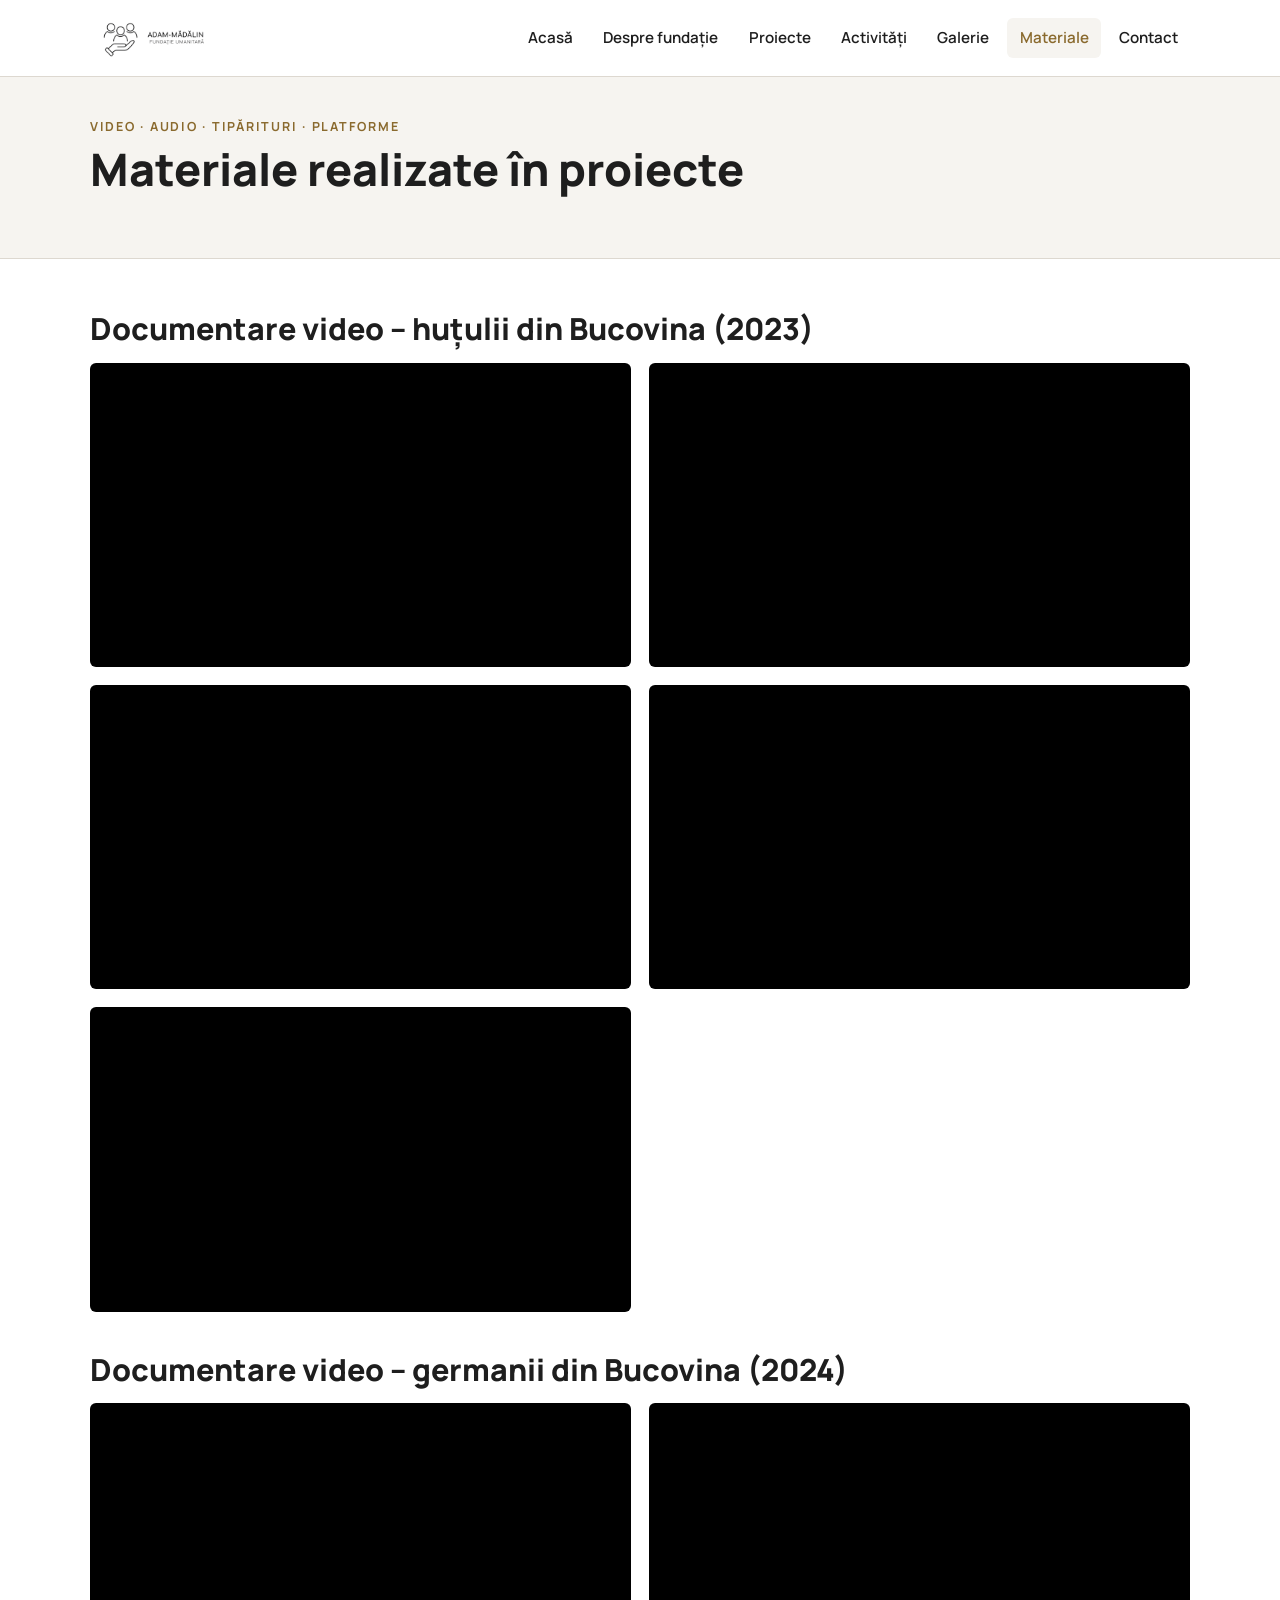
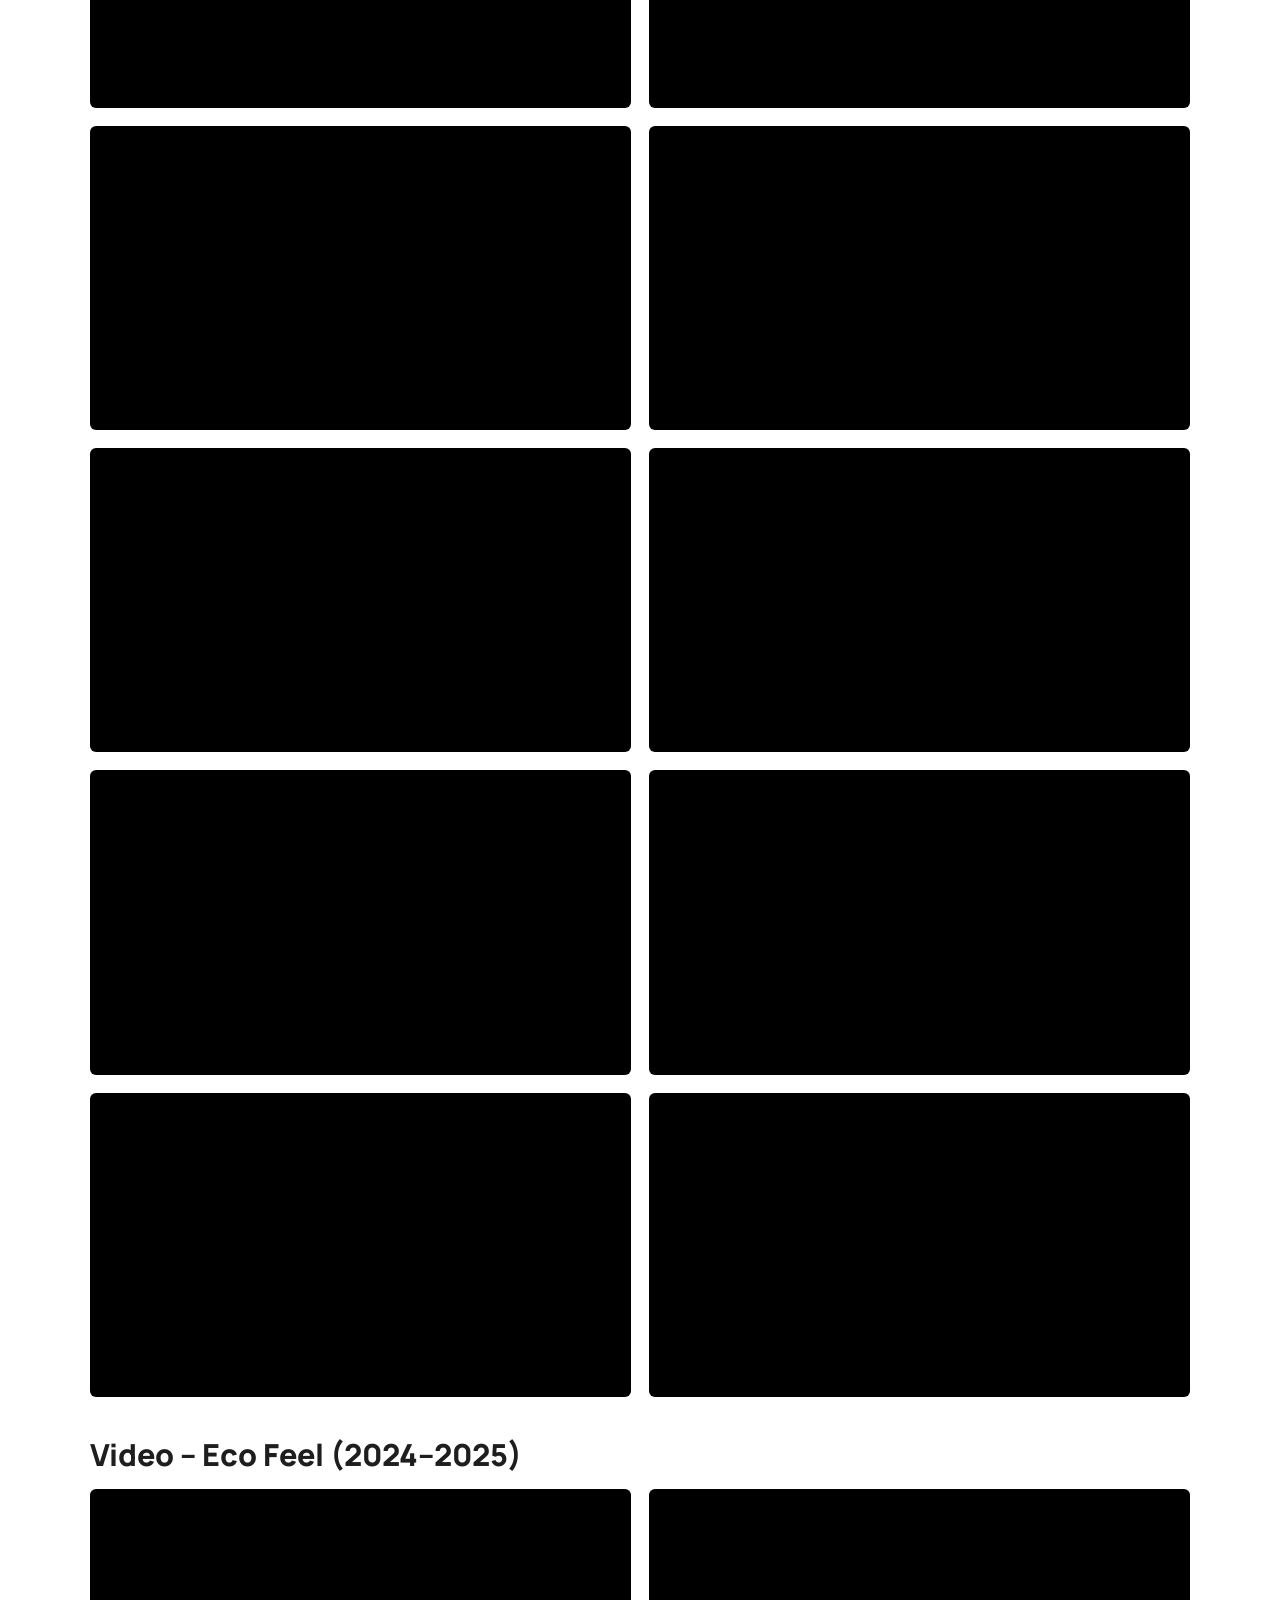
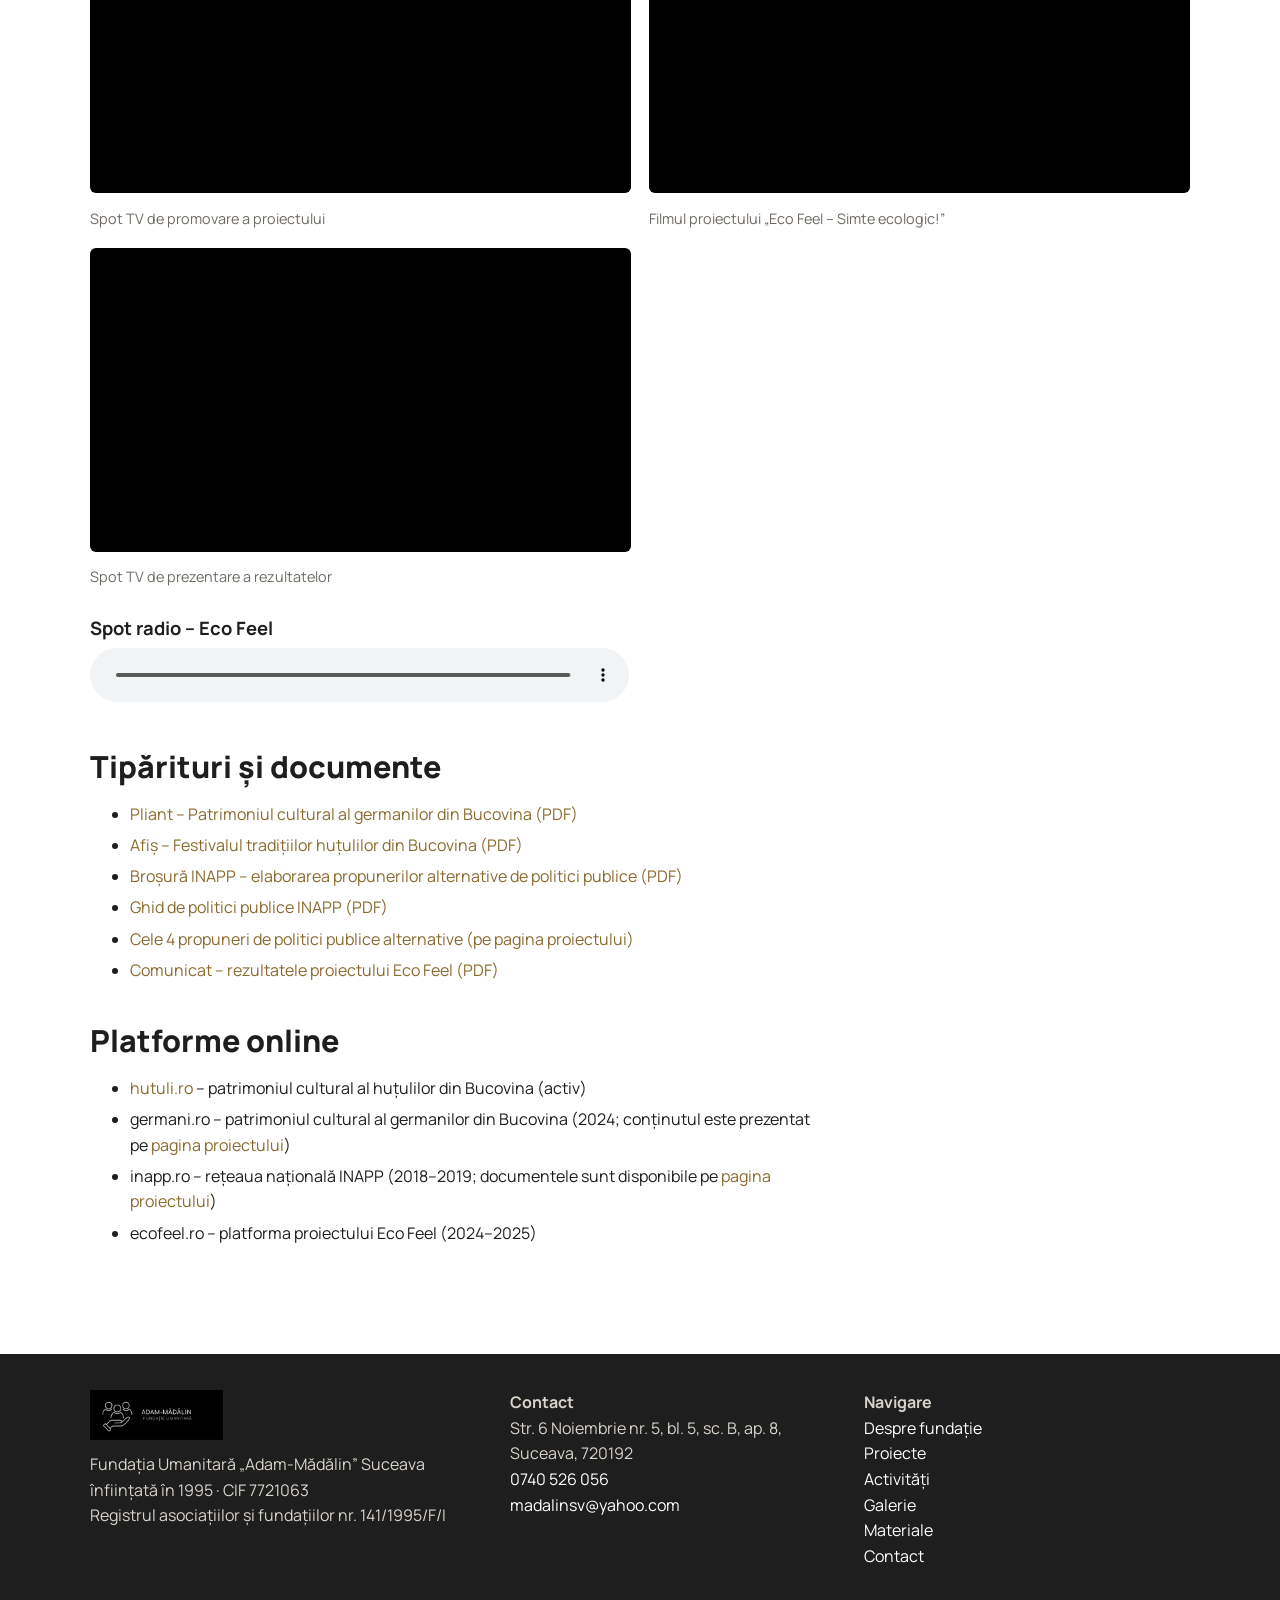
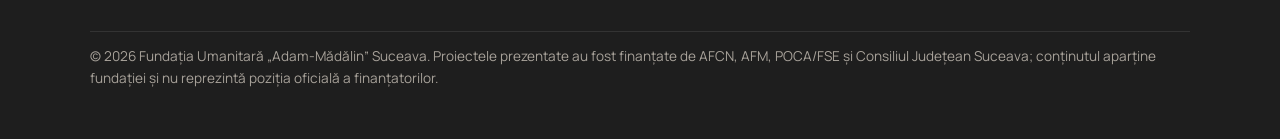
<file: materiale.html>
<!doctype html>
<html lang="ro">
<head>
<meta charset="utf-8">
<meta name="viewport" content="width=device-width, initial-scale=1">
<title>Materiale realizate în proiecte – Fundația Umanitară „Adam-Mădălin” Suceava</title>
<meta name="description" content="Documentare video, spoturi radio și TV, broșuri, pliante și platforme online realizate în proiectele Fundației Umanitare „Adam-Mădălin”.">
<meta property="og:title" content="Materiale realizate în proiecte – Fundația Umanitară „Adam-Mădălin”">
<meta property="og:description" content="Documentare video, spoturi radio și TV, broșuri, pliante și platforme online realizate în proiectele Fundației Umanitare „Adam-Mădălin”.">
<meta property="og:image" content="https://www.amfundatie.ro/assets/img/sigla/sigla-patrat.png">
<meta property="og:type" content="website">
<link rel="icon" href="assets/img/sigla/favicon-32.png" sizes="32x32">
<link rel="apple-touch-icon" href="assets/img/sigla/semn-192.png">
<link rel="preconnect" href="https://fonts.googleapis.com"><link rel="preconnect" href="https://fonts.gstatic.com" crossorigin>
<link rel="stylesheet" href="https://fonts.googleapis.com/css2?family=Manrope:wght@500;600;700;800&display=swap">
<link rel="stylesheet" href="assets/css/style.css">
</head>
<body>
<a class="skip" href="#main">Sari la conținut</a>
<header class="top">
  <div class="wrap">
    <a class="brand" href="index.html" aria-label="Acasă"><img src="assets/img/sigla/sigla-orizontal.png" alt="Fundația Umanitară Adam-Mădălin" width="150" height="56"></a>
    <button class="burger" aria-expanded="false" aria-controls="nav" onclick="var n=document.getElementById('nav');n.classList.toggle('open');this.setAttribute('aria-expanded',n.classList.contains('open'))">Meniu ☰</button>
    <nav class="nav" id="nav" aria-label="Meniu principal">
      <a href="index.html">Acasă</a>
      <a href="despre.html">Despre fundație</a>
      <a href="proiecte.html">Proiecte</a>
      <a href="activitati.html">Activități</a>
      <a href="galerie.html">Galerie</a>
      <a href="materiale.html" class="on">Materiale</a>
      <a href="contact.html">Contact</a>
    </nav>
  </div>
</header>
<main id="main">
<section class="pageh"><div class="wrap"><div class="eyebrow">Video · audio · tipărituri · platforme</div><h1>Materiale realizate în proiecte</h1></div></section>
<section class="s"><div class="wrap">
  <h2>Documentare video – huțulii din Bucovina (2023)</h2>
  <div class="videos">
<iframe src="https://www.youtube-nocookie.com/embed/QortuHZlK4Q" title="Video" loading="lazy" allow="accelerometer; encrypted-media; picture-in-picture" allowfullscreen></iframe>
<iframe src="https://www.youtube-nocookie.com/embed/wxULj0LTwio" title="Video" loading="lazy" allow="accelerometer; encrypted-media; picture-in-picture" allowfullscreen></iframe>
<iframe src="https://www.youtube-nocookie.com/embed/1sdnShfexHk" title="Video" loading="lazy" allow="accelerometer; encrypted-media; picture-in-picture" allowfullscreen></iframe>
<iframe src="https://www.youtube-nocookie.com/embed/EiYWWcXic20" title="Video" loading="lazy" allow="accelerometer; encrypted-media; picture-in-picture" allowfullscreen></iframe>
<iframe src="https://www.youtube-nocookie.com/embed/JVyvNGzAeNE" title="Video" loading="lazy" allow="accelerometer; encrypted-media; picture-in-picture" allowfullscreen></iframe>
</div>
  <h2 style="margin-top:40px">Documentare video – germanii din Bucovina (2024)</h2>
  <div class="videos">
<iframe src="https://www.youtube-nocookie.com/embed/uBlCPUaZeXA" title="Video" loading="lazy" allow="accelerometer; encrypted-media; picture-in-picture" allowfullscreen></iframe>
<iframe src="https://www.youtube-nocookie.com/embed/9U8wJTR1Jm4" title="Video" loading="lazy" allow="accelerometer; encrypted-media; picture-in-picture" allowfullscreen></iframe>
<iframe src="https://www.youtube-nocookie.com/embed/pfsA9Uuj_6g" title="Video" loading="lazy" allow="accelerometer; encrypted-media; picture-in-picture" allowfullscreen></iframe>
<iframe src="https://www.youtube-nocookie.com/embed/9xrNr45bf9I" title="Video" loading="lazy" allow="accelerometer; encrypted-media; picture-in-picture" allowfullscreen></iframe>
<iframe src="https://www.youtube-nocookie.com/embed/5M8CwhEfaNI" title="Video" loading="lazy" allow="accelerometer; encrypted-media; picture-in-picture" allowfullscreen></iframe>
<iframe src="https://www.youtube-nocookie.com/embed/foA3j-uucKk" title="Video" loading="lazy" allow="accelerometer; encrypted-media; picture-in-picture" allowfullscreen></iframe>
<iframe src="https://www.youtube-nocookie.com/embed/6DZZIMXPaCo" title="Video" loading="lazy" allow="accelerometer; encrypted-media; picture-in-picture" allowfullscreen></iframe>
<iframe src="https://www.youtube-nocookie.com/embed/wXVNJDSWNQU" title="Video" loading="lazy" allow="accelerometer; encrypted-media; picture-in-picture" allowfullscreen></iframe>
<iframe src="https://www.youtube-nocookie.com/embed/TAf6EuvIZgs" title="Video" loading="lazy" allow="accelerometer; encrypted-media; picture-in-picture" allowfullscreen></iframe>
<iframe src="https://www.youtube-nocookie.com/embed/2Vc9gYUO-XU" title="Video" loading="lazy" allow="accelerometer; encrypted-media; picture-in-picture" allowfullscreen></iframe>
</div>
  <h2 style="margin-top:40px">Video – Eco Feel (2024–2025)</h2>
  <div class="videos">
<figure style="margin:0"><iframe src="https://www.youtube-nocookie.com/embed/BEr3QgF_kGY" title="Spot TV de promovare a proiectului" loading="lazy" allow="accelerometer; encrypted-media; picture-in-picture" allowfullscreen></iframe><figcaption class="muted" style="font-size:.9rem;margin-top:6px">Spot TV de promovare a proiectului</figcaption></figure>
<figure style="margin:0"><iframe src="https://www.youtube-nocookie.com/embed/gtdjL3tTCTM" title="Filmul proiectului „Eco Feel – Simte ecologic!”" loading="lazy" allow="accelerometer; encrypted-media; picture-in-picture" allowfullscreen></iframe><figcaption class="muted" style="font-size:.9rem;margin-top:6px">Filmul proiectului „Eco Feel – Simte ecologic!”</figcaption></figure>
<figure style="margin:0"><iframe src="https://www.youtube-nocookie.com/embed/32GtkeH3vd4" title="Spot TV de prezentare a rezultatelor" loading="lazy" allow="accelerometer; encrypted-media; picture-in-picture" allowfullscreen></iframe><figcaption class="muted" style="font-size:.9rem;margin-top:6px">Spot TV de prezentare a rezultatelor</figcaption></figure>
</div>
  <h3 style="margin-top:28px">Spot radio – Eco Feel</h3>
  <div class="grid two">
    <div><audio controls preload="metadata" style="width:100%" src="assets/media/ecofeel-spot-radio.mp3"></audio></div>
  </div>
  <h2 style="margin-top:40px">Tipărituri și documente</h2>
  <ul class="prose">
    <li><a href="assets/docs/germani-pliant.pdf" target="_blank" rel="noopener">Pliant – Patrimoniul cultural al germanilor din Bucovina (PDF)</a></li>
    <li><a href="assets/docs/hutuli-afis.pdf" target="_blank" rel="noopener">Afiș – Festivalul tradițiilor huțulilor din Bucovina (PDF)</a></li>
    <li><a href="assets/docs/inapp-brosura-politici-publice.pdf" target="_blank" rel="noopener">Broșură INAPP – elaborarea propunerilor alternative de politici publice (PDF)</a></li>
    <li><a href="assets/docs/inapp-ghid-politici-publice.pdf" target="_blank" rel="noopener">Ghid de politici publice INAPP (PDF)</a></li>
    <li><a href="proiecte/inapp.html">Cele 4 propuneri de politici publice alternative (pe pagina proiectului)</a></li>
    <li><a href="assets/docs/ecofeel-comunicat-rezultate.pdf" target="_blank" rel="noopener">Comunicat – rezultatele proiectului Eco Feel (PDF)</a></li>
  </ul>
  <h2 style="margin-top:40px">Platforme online</h2>
  <ul class="prose">
    <li><a href="https://hutuli.ro" target="_blank" rel="noopener">hutuli.ro</a> – patrimoniul cultural al huțulilor din Bucovina (activ)</li>
    <li>germani.ro – patrimoniul cultural al germanilor din Bucovina (2024; conținutul este prezentat pe <a href="proiecte/patrimoniul-germanilor-din-bucovina.html">pagina proiectului</a>)</li>
    <li>inapp.ro – rețeaua națională INAPP (2018–2019; documentele sunt disponibile pe <a href="proiecte/inapp.html">pagina proiectului</a>)</li>
    <li>ecofeel.ro – platforma proiectului Eco Feel (2024–2025)</li>
  </ul>
</div></section>
</main>
<footer>
  <div class="wrap">
    <div>
      <img src="assets/img/sigla/sigla-orizontal-fond-inchis.png" alt="" width="200" height="75">
      <p>Fundația Umanitară „Adam-Mădălin” Suceava<br>înființată în 1995 · CIF 7721063<br>Registrul asociațiilor și fundațiilor nr. 141/1995/F/I</p>
    </div>
    <div>
      <p><strong>Contact</strong><br>Str. 6 Noiembrie nr. 5, bl. 5, sc. B, ap. 8, Suceava, 720192<br><a href="tel:+40740526056">0740 526 056</a><br><a href="mailto:madalinsv@yahoo.com">madalinsv@yahoo.com</a></p>
    </div>
    <div>
      <p><strong>Navigare</strong><br><a href="despre.html">Despre fundație</a><br><a href="proiecte.html">Proiecte</a><br><a href="activitati.html">Activități</a><br><a href="galerie.html">Galerie</a><br><a href="materiale.html">Materiale</a><br><a href="contact.html">Contact</a></p>
    </div>
    <p class="small">© 2026 Fundația Umanitară „Adam-Mădălin” Suceava. Proiectele prezentate au fost finanțate de AFCN, AFM, POCA/FSE și Consiliul Județean Suceava; conținutul aparține fundației și nu reprezintă poziția oficială a finanțatorilor.</p>
  </div>
</footer>
<script src="assets/js/site.js" defer></script>
</body>
</html>
</file>
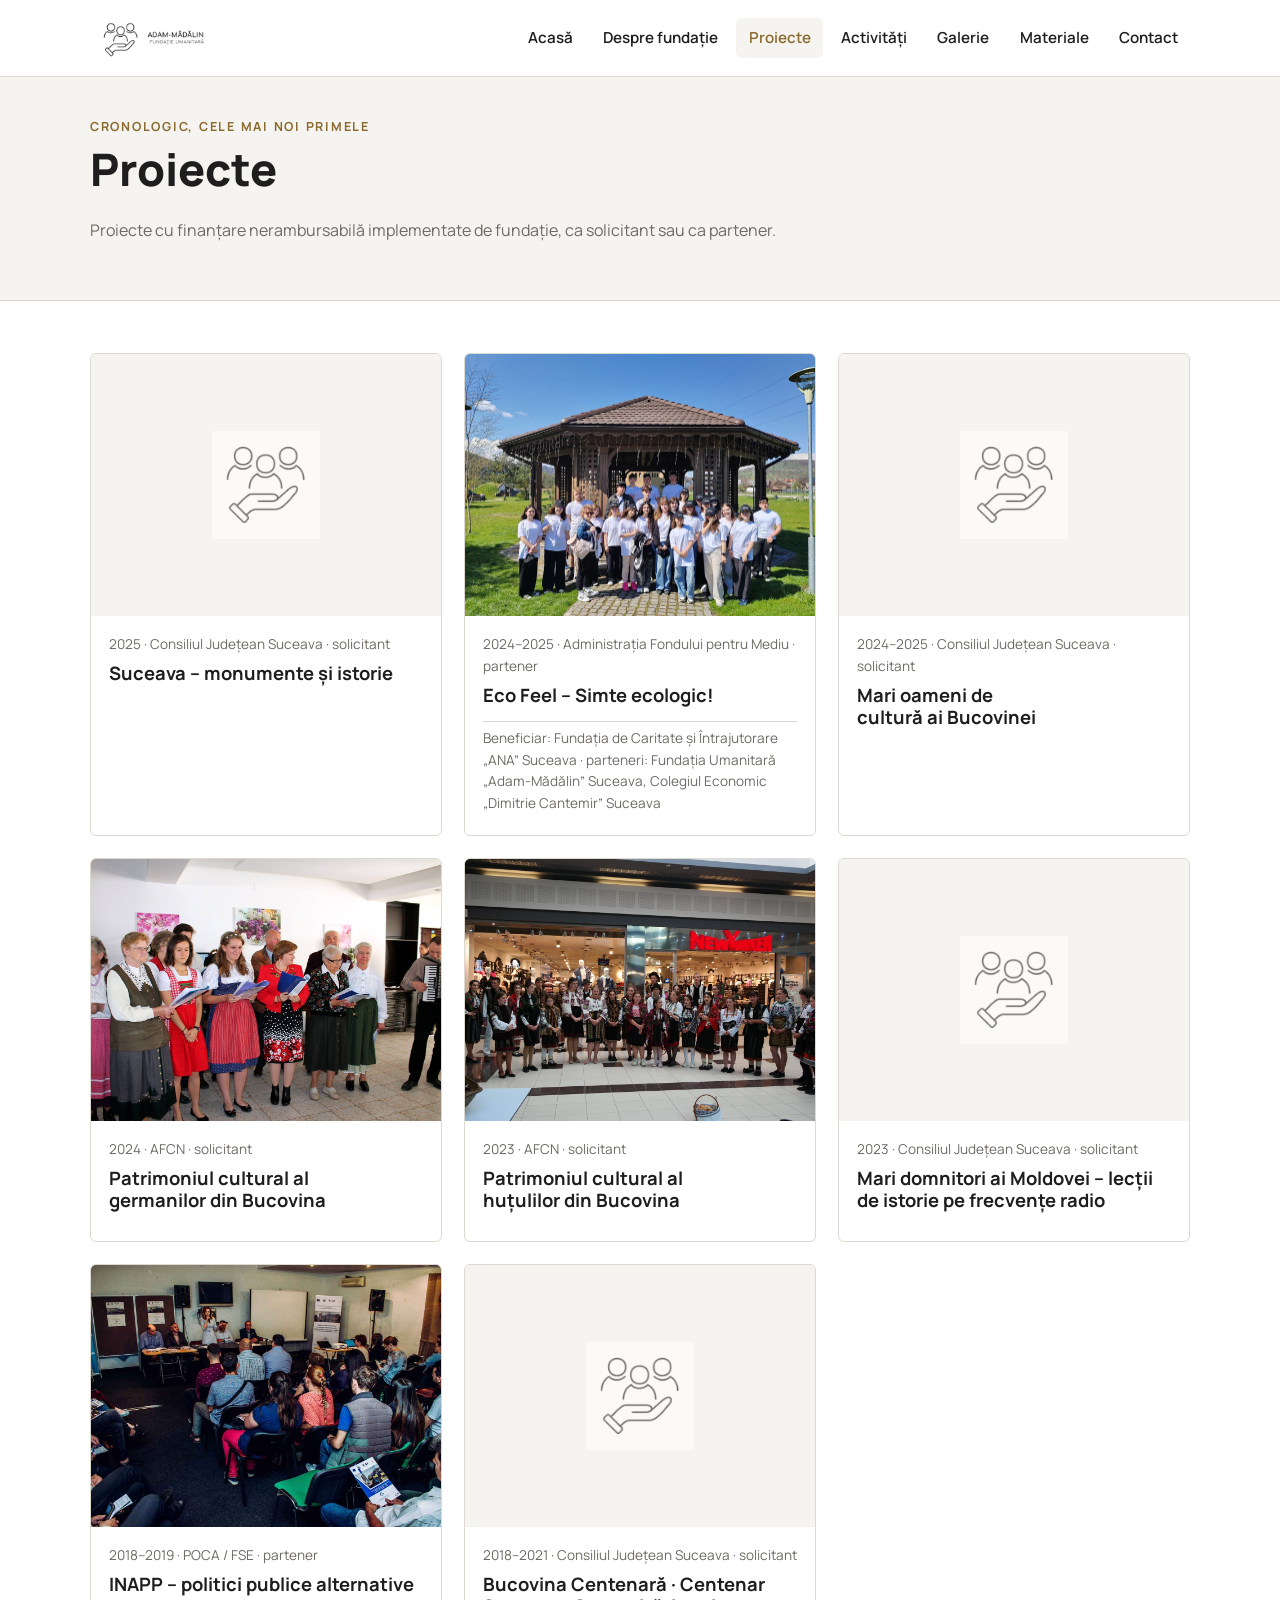
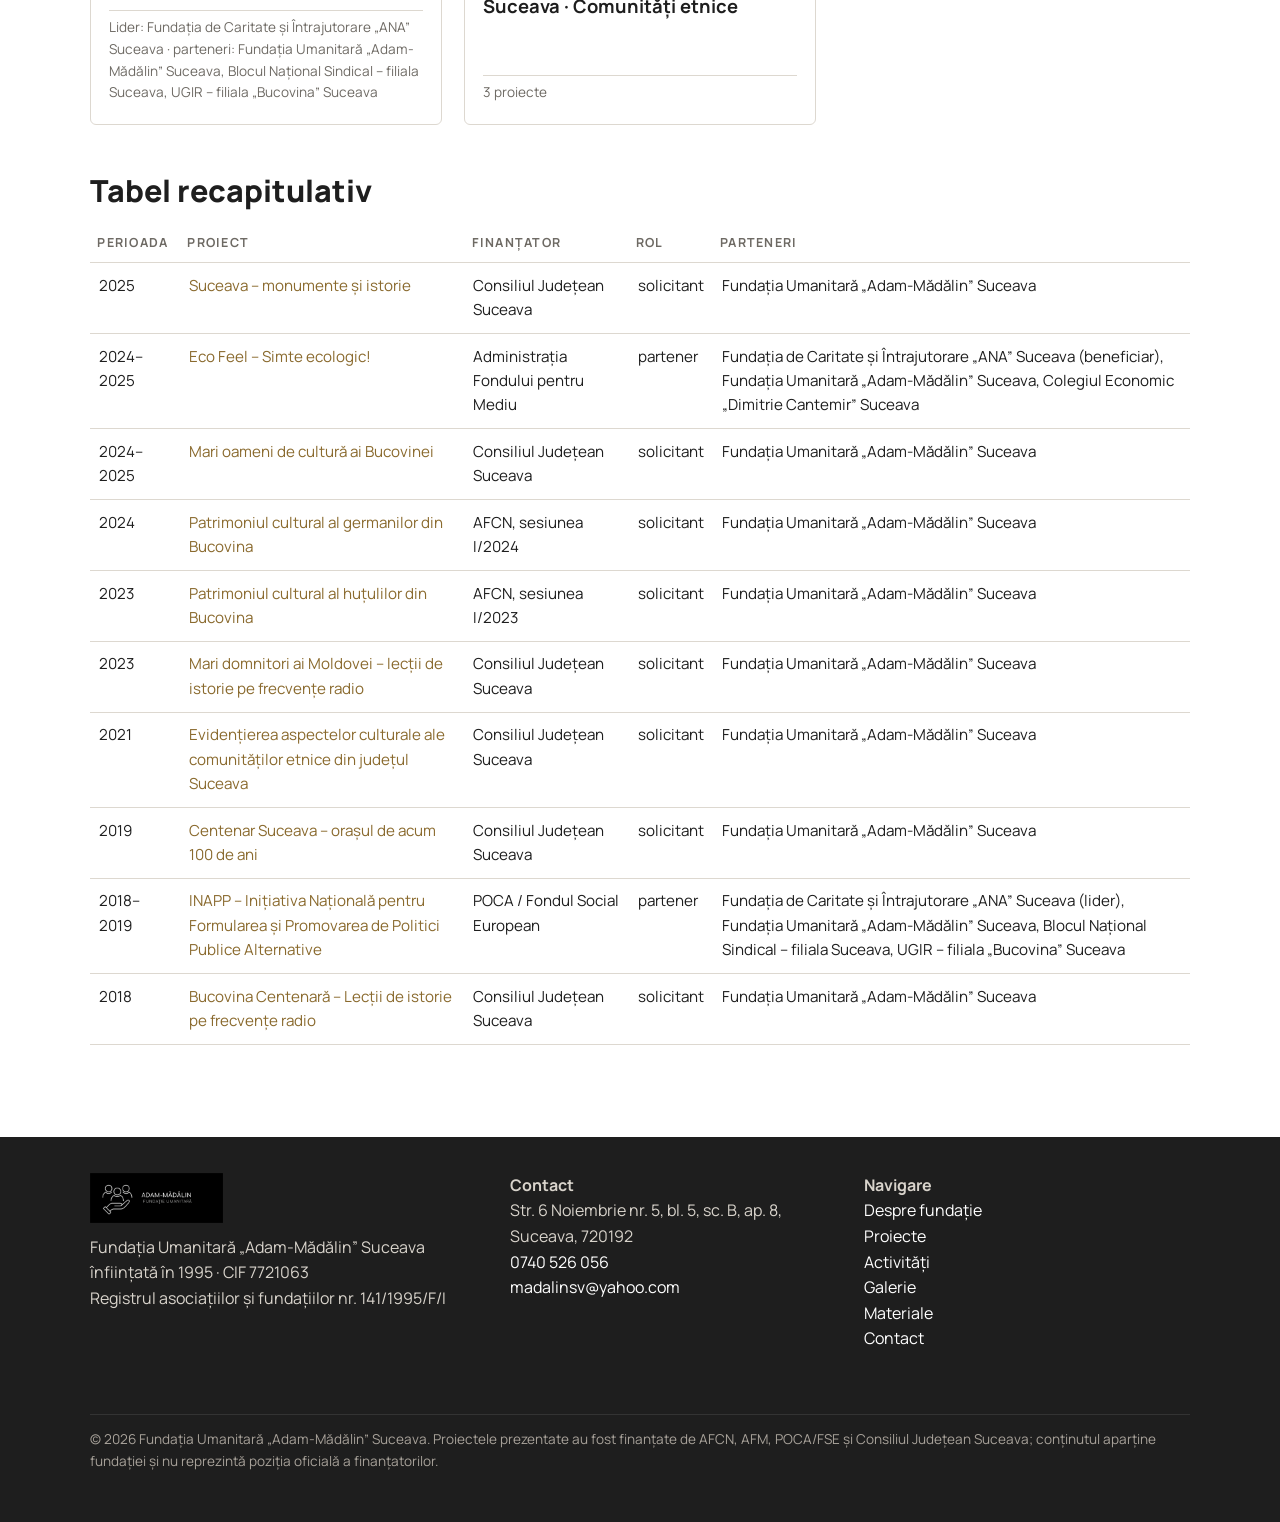
<file: proiecte.html>
<!doctype html>
<html lang="ro">
<head>
<meta charset="utf-8">
<meta name="viewport" content="width=device-width, initial-scale=1">
<title>Proiecte – Fundația Umanitară „Adam-Mădălin” Suceava</title>
<meta name="description" content="Proiectele Fundației Umanitare „Adam-Mădălin” Suceava, în ordine cronologică: finanțator, rol, parteneri, rezultate.">
<meta property="og:title" content="Proiecte – Fundația Umanitară „Adam-Mădălin”">
<meta property="og:description" content="Proiectele Fundației Umanitare „Adam-Mădălin” Suceava, în ordine cronologică: finanțator, rol, parteneri, rezultate.">
<meta property="og:image" content="https://www.amfundatie.ro/assets/img/sigla/sigla-patrat.png">
<meta property="og:type" content="website">
<link rel="icon" href="assets/img/sigla/favicon-32.png" sizes="32x32">
<link rel="apple-touch-icon" href="assets/img/sigla/semn-192.png">
<link rel="preconnect" href="https://fonts.googleapis.com"><link rel="preconnect" href="https://fonts.gstatic.com" crossorigin>
<link rel="stylesheet" href="https://fonts.googleapis.com/css2?family=Manrope:wght@500;600;700;800&display=swap">
<link rel="stylesheet" href="assets/css/style.css">
</head>
<body>
<a class="skip" href="#main">Sari la conținut</a>
<header class="top">
  <div class="wrap">
    <a class="brand" href="index.html" aria-label="Acasă"><img src="assets/img/sigla/sigla-orizontal.png" alt="Fundația Umanitară Adam-Mădălin" width="150" height="56"></a>
    <button class="burger" aria-expanded="false" aria-controls="nav" onclick="var n=document.getElementById('nav');n.classList.toggle('open');this.setAttribute('aria-expanded',n.classList.contains('open'))">Meniu ☰</button>
    <nav class="nav" id="nav" aria-label="Meniu principal">
      <a href="index.html">Acasă</a>
      <a href="despre.html">Despre fundație</a>
      <a href="proiecte.html" class="on">Proiecte</a>
      <a href="activitati.html">Activități</a>
      <a href="galerie.html">Galerie</a>
      <a href="materiale.html">Materiale</a>
      <a href="contact.html">Contact</a>
    </nav>
  </div>
</header>
<main id="main">
<section class="pageh"><div class="wrap"><div class="eyebrow">Cronologic, cele mai noi primele</div><h1>Proiecte</h1><p class="lead muted">Proiecte cu finanțare nerambursabilă implementate de fundație, ca solicitant sau ca partener.</p></div></section>
<section class="s"><div class="wrap">
  <div class="grid">
<article class="card">
  <a class="img ph" href="proiecte/suceava-monumente-si-istorie.html"><img src="assets/img/sigla/semn.png" alt="" loading="lazy"></a>
  <div class="body">
    <div class="meta">2025 · Consiliul Județean Suceava · solicitant</div>
    <h3><a href="proiecte/suceava-monumente-si-istorie.html">Suceava – monumente și istorie</a></h3>
  </div>
</article>
<article class="card">
  <a class="img" href="proiecte/ecofeel.html"><img src="assets/img/ecofeel/tabara-grup.jpg" alt="" loading="lazy"></a>
  <div class="body">
    <div class="meta">2024–2025 · Administrația Fondului pentru Mediu · partener</div>
    <h3><a href="proiecte/ecofeel.html">Eco Feel – Simte ecologic!</a></h3>
    <div class="val">Beneficiar: Fundația de Caritate și Întrajutorare „ANA” Suceava · parteneri: Fundația Umanitară „Adam-Mădălin” Suceava, Colegiul Economic „Dimitrie Cantemir” Suceava</div>
  </div>
</article>
<article class="card">
  <a class="img ph" href="proiecte/mari-oameni-de-cultura-ai-bucovinei.html"><img src="assets/img/sigla/semn.png" alt="" loading="lazy"></a>
  <div class="body">
    <div class="meta">2024–2025 · Consiliul Județean Suceava · solicitant</div>
    <h3><a href="proiecte/mari-oameni-de-cultura-ai-bucovinei.html">Mari oameni de cultură ai Bucovinei</a></h3>
  </div>
</article>
<article class="card">
  <a class="img" href="proiecte/patrimoniul-germanilor-din-bucovina.html"><img src="assets/img/germani/grup-costume.jpg" alt="" loading="lazy"></a>
  <div class="body">
    <div class="meta">2024 · AFCN · solicitant</div>
    <h3><a href="proiecte/patrimoniul-germanilor-din-bucovina.html">Patrimoniul cultural al germanilor din Bucovina</a></h3>
  </div>
</article>
<article class="card">
  <a class="img" href="proiecte/patrimoniul-hutulilor-din-bucovina.html"><img src="assets/img/hutuli/festival-grup-1.jpg" alt="" loading="lazy"></a>
  <div class="body">
    <div class="meta">2023 · AFCN · solicitant</div>
    <h3><a href="proiecte/patrimoniul-hutulilor-din-bucovina.html">Patrimoniul cultural al huțulilor din Bucovina</a></h3>
  </div>
</article>
<article class="card">
  <a class="img ph" href="proiecte/mari-domnitori-ai-moldovei.html"><img src="assets/img/sigla/semn.png" alt="" loading="lazy"></a>
  <div class="body">
    <div class="meta">2023 · Consiliul Județean Suceava · solicitant</div>
    <h3><a href="proiecte/mari-domnitori-ai-moldovei.html">Mari domnitori ai Moldovei – lecții de istorie pe frecvențe radio</a></h3>
  </div>
</article>
<article class="card">
  <a class="img" href="proiecte/inapp.html"><img src="assets/img/inapp/seminar-sala-5.jpg" alt="" loading="lazy"></a>
  <div class="body">
    <div class="meta">2018–2019 · POCA / FSE · partener</div>
    <h3><a href="proiecte/inapp.html">INAPP – politici publice alternative</a></h3>
    <div class="val">Lider: Fundația de Caritate și Întrajutorare „ANA” Suceava · parteneri: Fundația Umanitară „Adam-Mădălin” Suceava, Blocul Național Sindical – filiala Suceava, UGIR – filiala „Bucovina” Suceava</div>
  </div>
</article>
<article class="card">
  <a class="img ph" href="proiecte/proiecte-cj-suceava-anterioare.html"><img src="assets/img/sigla/semn.png" alt="" loading="lazy"></a>
  <div class="body">
    <div class="meta">2018–2021 · Consiliul Județean Suceava · solicitant</div>
    <h3><a href="proiecte/proiecte-cj-suceava-anterioare.html">Bucovina Centenară · Centenar Suceava · Comunități etnice</a></h3>
    <div class="val">3 proiecte</div>
  </div>
</article>
  </div>

  <h2 style="margin-top:48px">Tabel recapitulativ</h2>
  <div class="tblwrap"><table class="tbl">
    <thead><tr><th>Perioada</th><th>Proiect</th><th>Finanțator</th><th>Rol</th><th>Parteneri</th></tr></thead>
    <tbody>
      <tr><td>2025</td><td><a href="proiecte/suceava-monumente-si-istorie.html">Suceava – monumente și istorie</a></td><td>Consiliul Județean Suceava</td><td>solicitant</td><td>Fundația Umanitară „Adam-Mădălin” Suceava</td></tr>
      <tr><td>2024–2025</td><td><a href="proiecte/ecofeel.html">Eco Feel – Simte ecologic!</a></td><td>Administrația Fondului pentru Mediu</td><td>partener</td><td>Fundația de Caritate și Întrajutorare „ANA” Suceava (beneficiar), Fundația Umanitară „Adam-Mădălin” Suceava, Colegiul Economic „Dimitrie Cantemir” Suceava</td></tr>
      <tr><td>2024–2025</td><td><a href="proiecte/mari-oameni-de-cultura-ai-bucovinei.html">Mari oameni de cultură ai Bucovinei</a></td><td>Consiliul Județean Suceava</td><td>solicitant</td><td>Fundația Umanitară „Adam-Mădălin” Suceava</td></tr>
      <tr><td>2024</td><td><a href="proiecte/patrimoniul-germanilor-din-bucovina.html">Patrimoniul cultural al germanilor din Bucovina</a></td><td>AFCN, sesiunea I/2024</td><td>solicitant</td><td>Fundația Umanitară „Adam-Mădălin” Suceava</td></tr>
      <tr><td>2023</td><td><a href="proiecte/patrimoniul-hutulilor-din-bucovina.html">Patrimoniul cultural al huțulilor din Bucovina</a></td><td>AFCN, sesiunea I/2023</td><td>solicitant</td><td>Fundația Umanitară „Adam-Mădălin” Suceava</td></tr>
      <tr><td>2023</td><td><a href="proiecte/mari-domnitori-ai-moldovei.html">Mari domnitori ai Moldovei – lecții de istorie pe frecvențe radio</a></td><td>Consiliul Județean Suceava</td><td>solicitant</td><td>Fundația Umanitară „Adam-Mădălin” Suceava</td></tr>
      <tr><td>2021</td><td><a href="proiecte/proiecte-cj-suceava-anterioare.html">Evidențierea aspectelor culturale ale comunităților etnice din județul Suceava</a></td><td>Consiliul Județean Suceava</td><td>solicitant</td><td>Fundația Umanitară „Adam-Mădălin” Suceava</td></tr>
      <tr><td>2019</td><td><a href="proiecte/proiecte-cj-suceava-anterioare.html">Centenar Suceava – orașul de acum 100 de ani</a></td><td>Consiliul Județean Suceava</td><td>solicitant</td><td>Fundația Umanitară „Adam-Mădălin” Suceava</td></tr>
      <tr><td>2018–2019</td><td><a href="proiecte/inapp.html">INAPP – Inițiativa Națională pentru Formularea și Promovarea de Politici Publice Alternative</a></td><td>POCA / Fondul Social European</td><td>partener</td><td>Fundația de Caritate și Întrajutorare „ANA” Suceava (lider), Fundația Umanitară „Adam-Mădălin” Suceava, Blocul Național Sindical – filiala Suceava, UGIR – filiala „Bucovina” Suceava</td></tr>
      <tr><td>2018</td><td><a href="proiecte/proiecte-cj-suceava-anterioare.html">Bucovina Centenară – Lecții de istorie pe frecvențe radio</a></td><td>Consiliul Județean Suceava</td><td>solicitant</td><td>Fundația Umanitară „Adam-Mădălin” Suceava</td></tr>
    </tbody>
  </table></div>
</div></section>
</main>
<footer>
  <div class="wrap">
    <div>
      <img src="assets/img/sigla/sigla-orizontal-fond-inchis.png" alt="" width="200" height="75">
      <p>Fundația Umanitară „Adam-Mădălin” Suceava<br>înființată în 1995 · CIF 7721063<br>Registrul asociațiilor și fundațiilor nr. 141/1995/F/I</p>
    </div>
    <div>
      <p><strong>Contact</strong><br>Str. 6 Noiembrie nr. 5, bl. 5, sc. B, ap. 8, Suceava, 720192<br><a href="tel:+40740526056">0740 526 056</a><br><a href="mailto:madalinsv@yahoo.com">madalinsv@yahoo.com</a></p>
    </div>
    <div>
      <p><strong>Navigare</strong><br><a href="despre.html">Despre fundație</a><br><a href="proiecte.html">Proiecte</a><br><a href="activitati.html">Activități</a><br><a href="galerie.html">Galerie</a><br><a href="materiale.html">Materiale</a><br><a href="contact.html">Contact</a></p>
    </div>
    <p class="small">© 2026 Fundația Umanitară „Adam-Mădălin” Suceava. Proiectele prezentate au fost finanțate de AFCN, AFM, POCA/FSE și Consiliul Județean Suceava; conținutul aparține fundației și nu reprezintă poziția oficială a finanțatorilor.</p>
  </div>
</footer>
<script src="assets/js/site.js" defer></script>
</body>
</html>
</file>
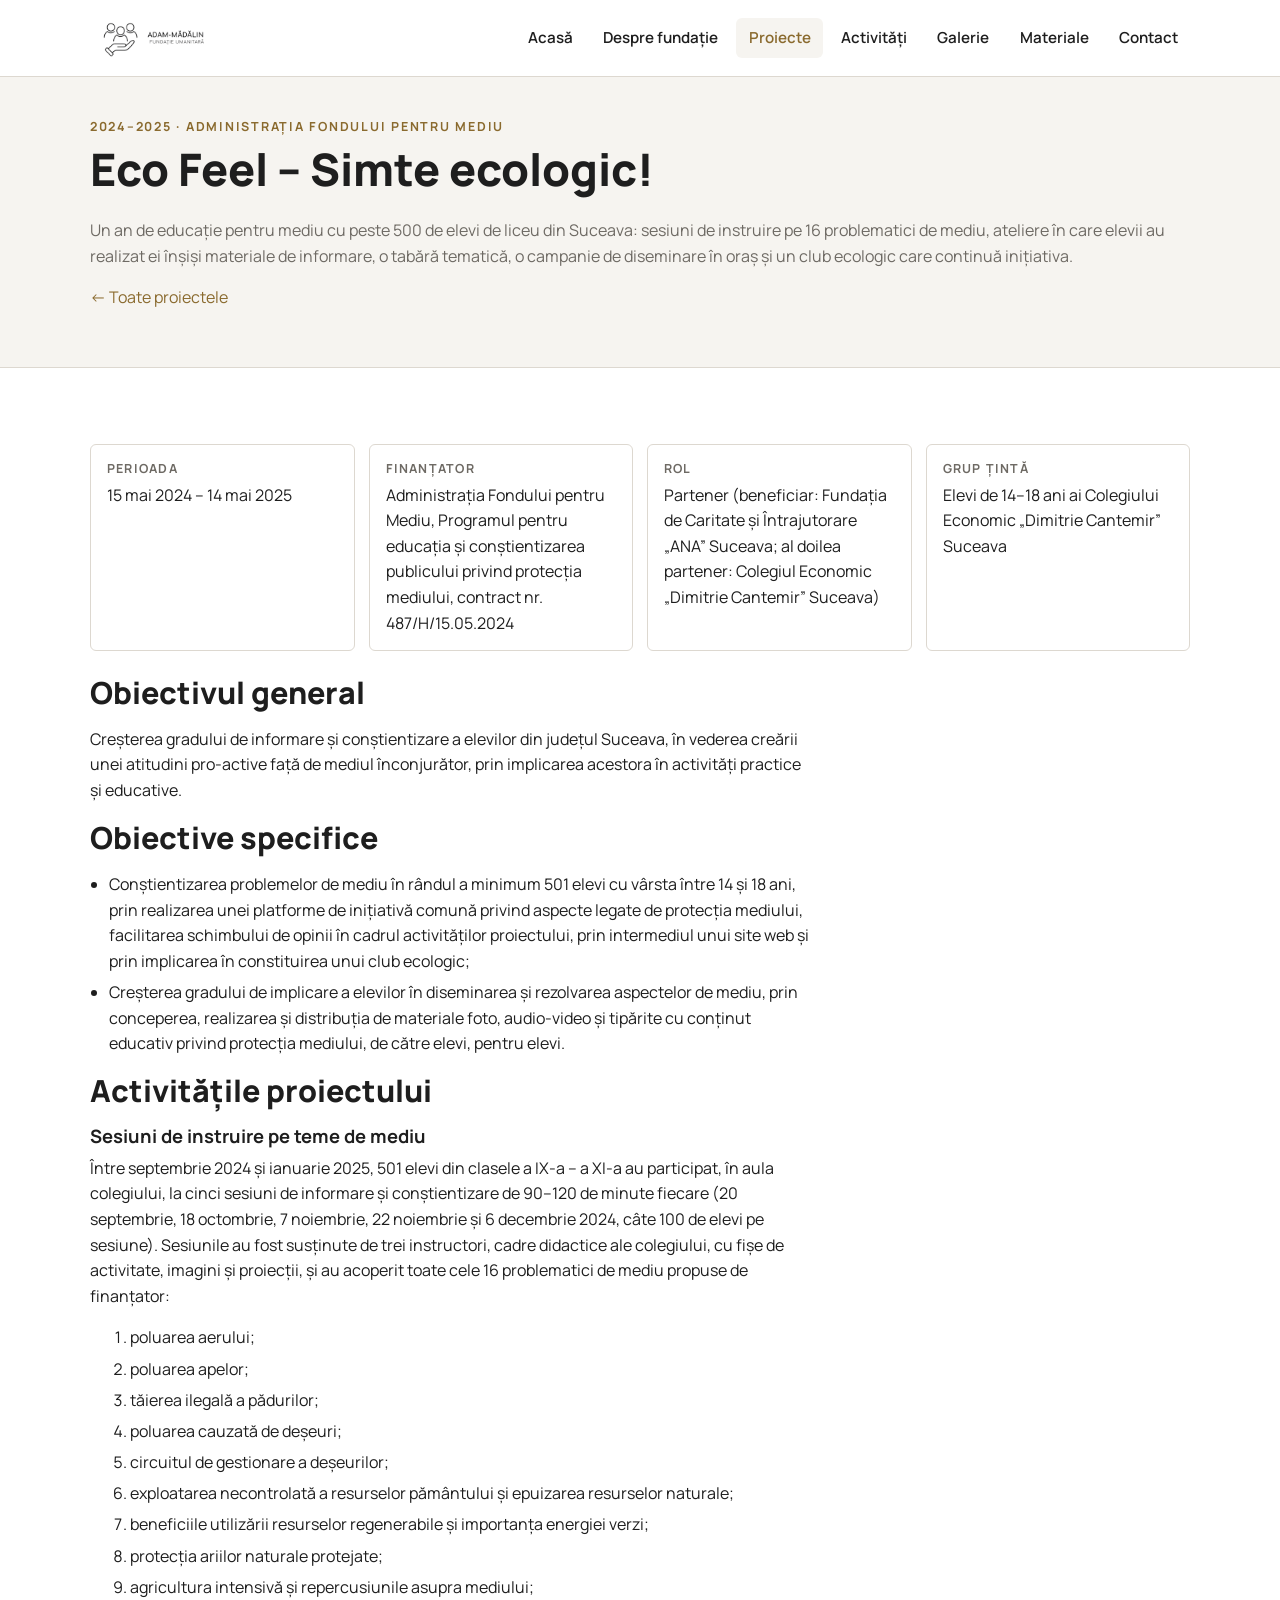
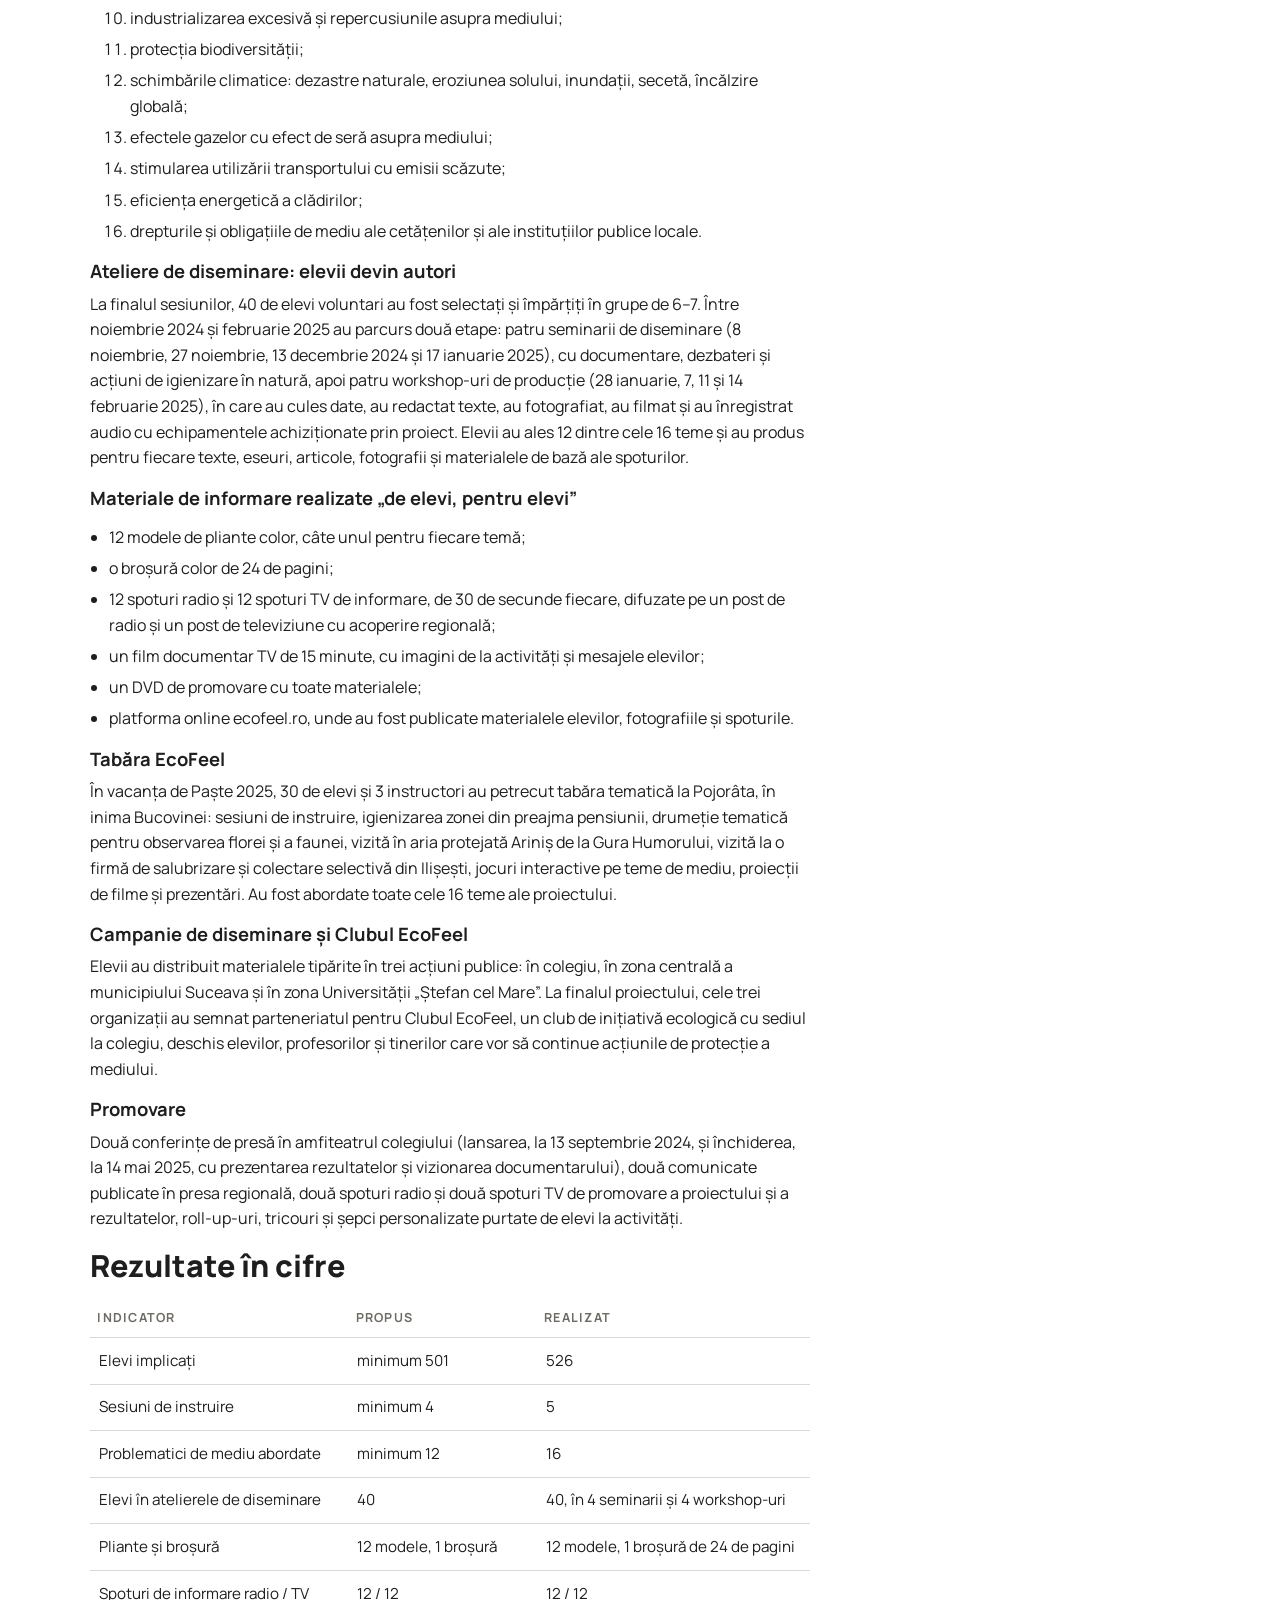
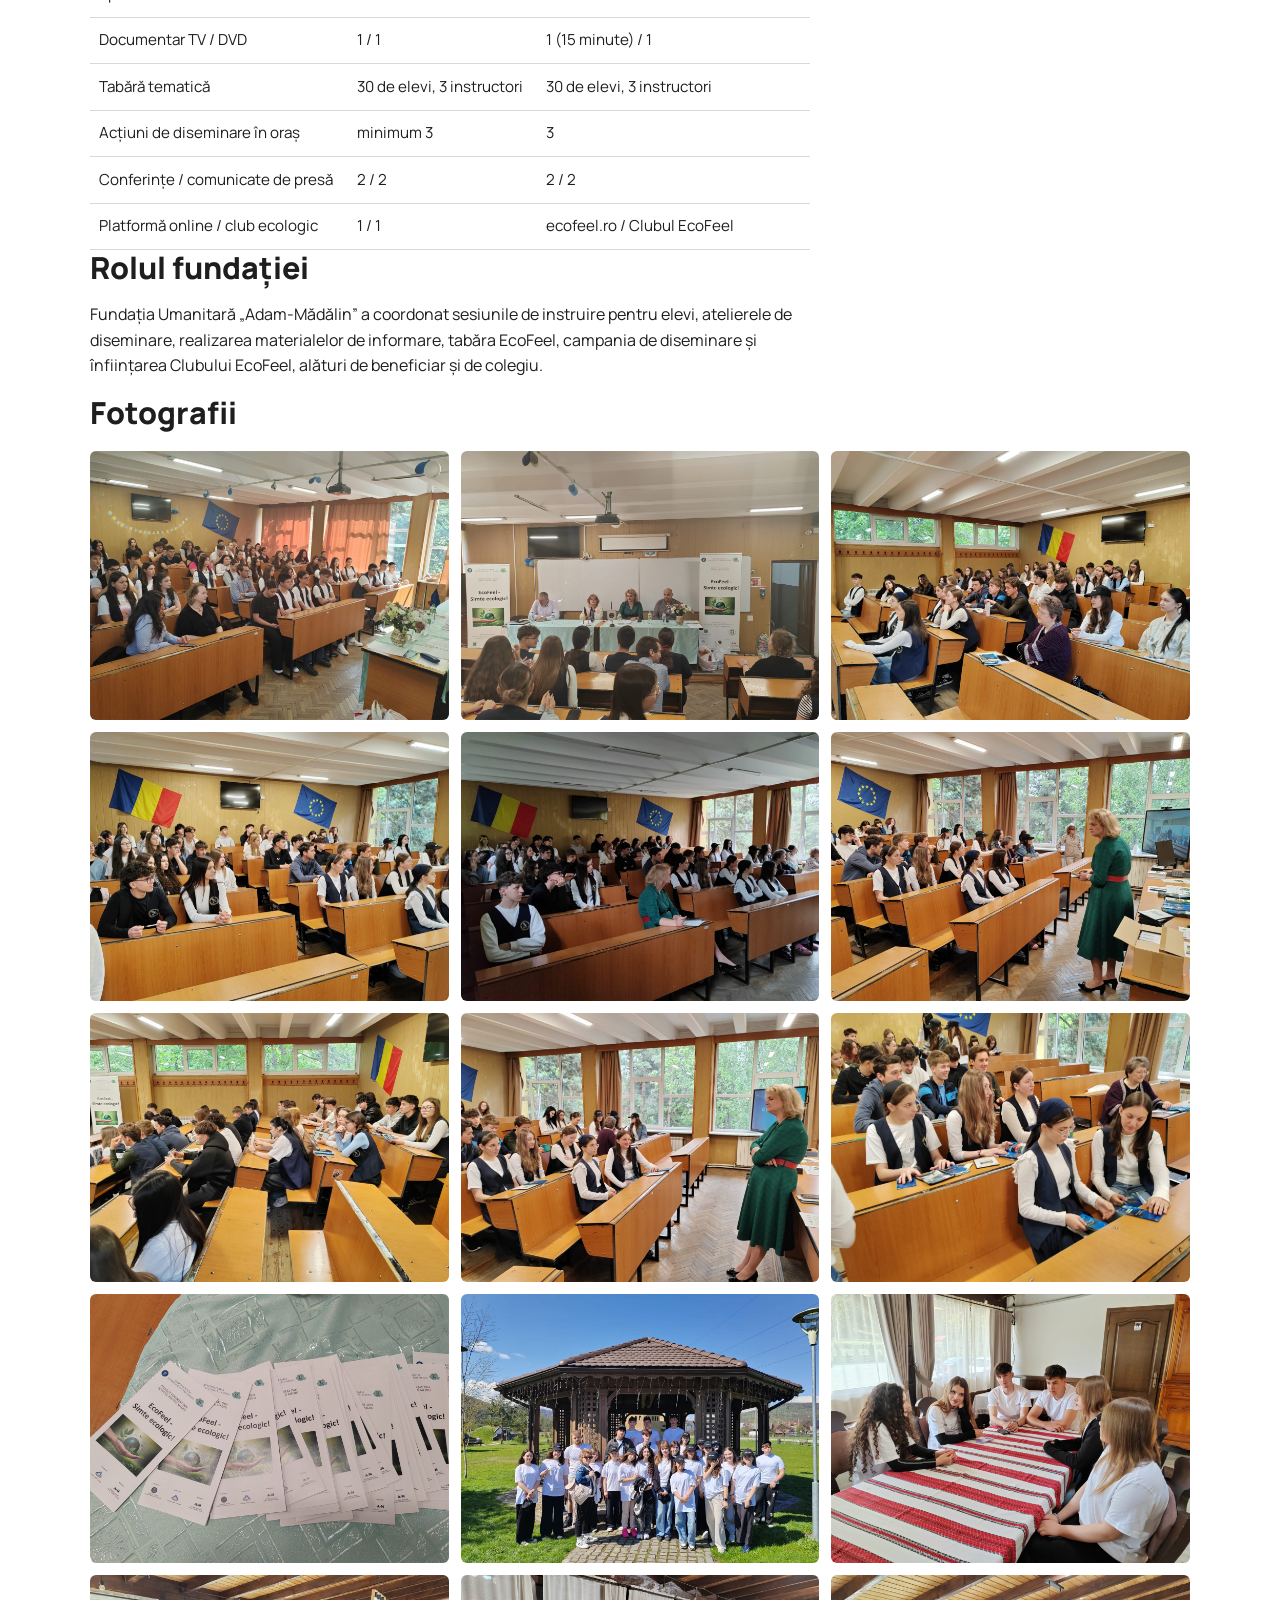
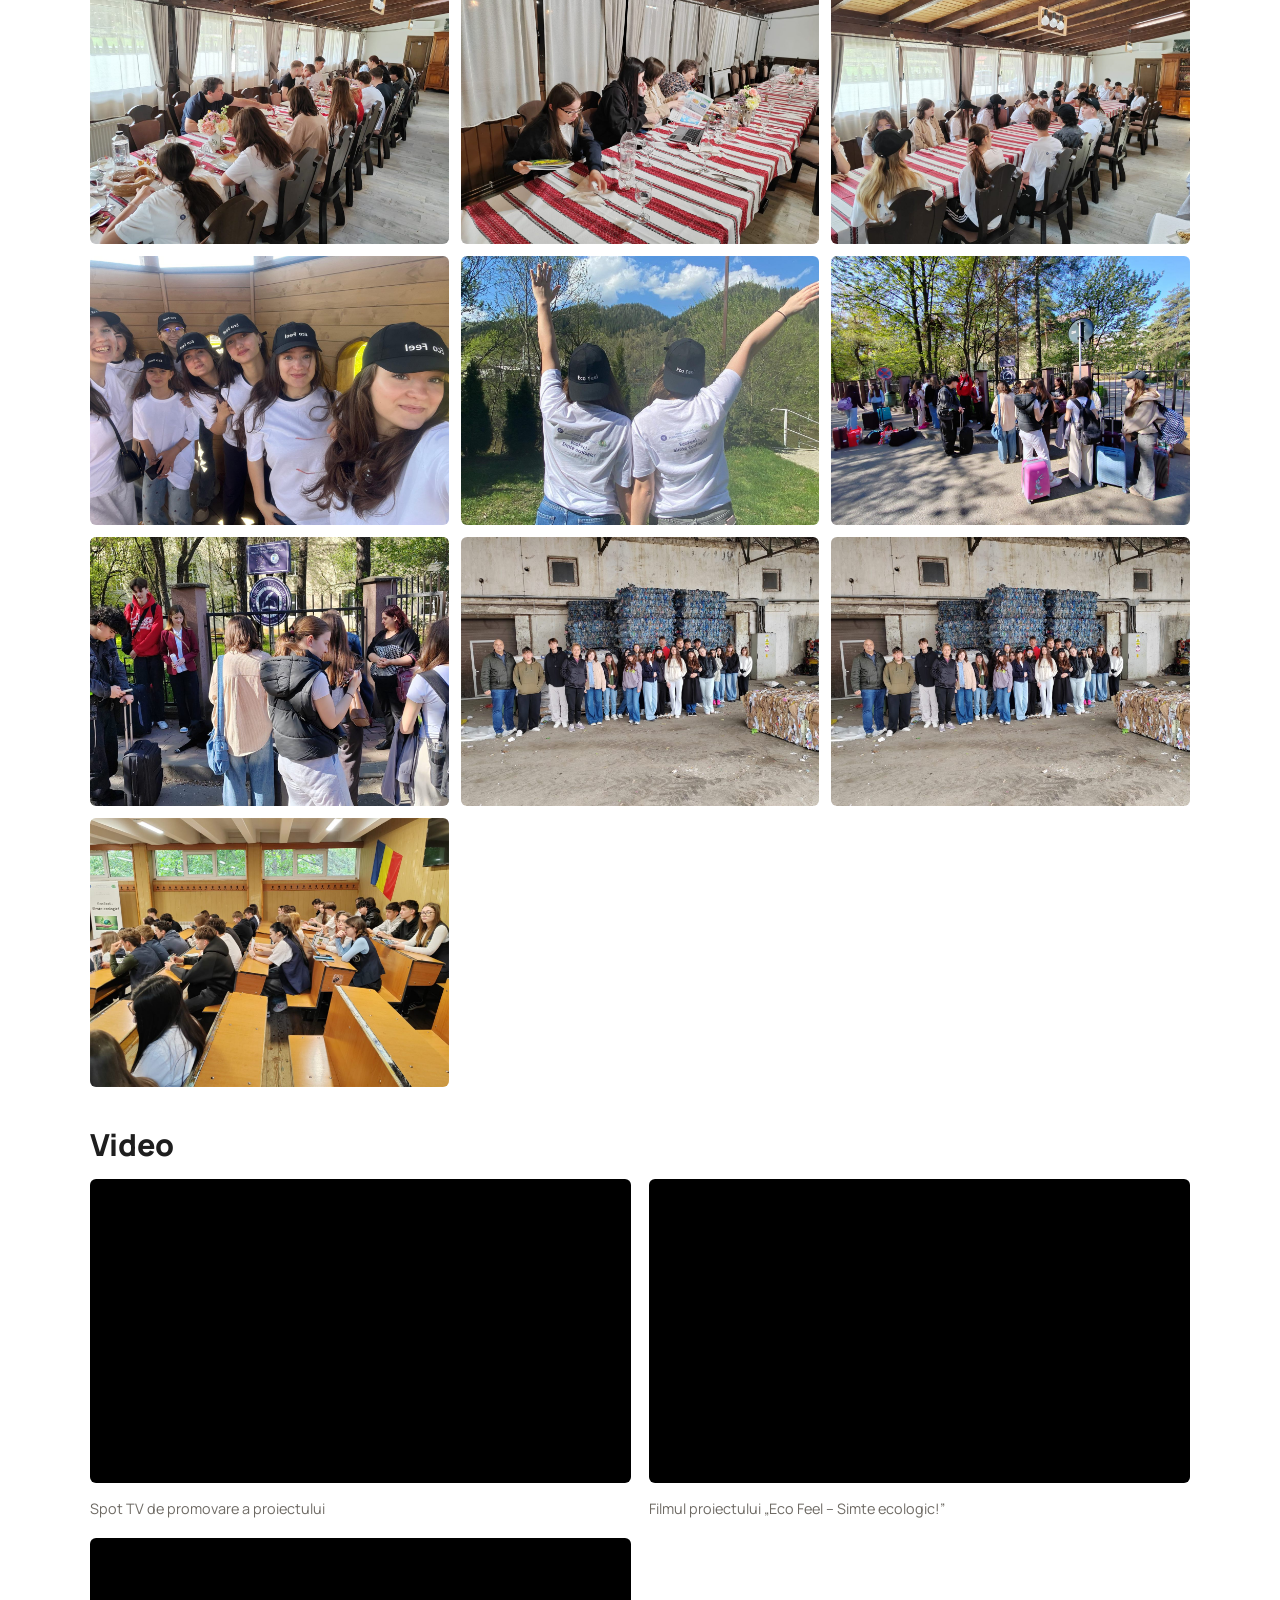
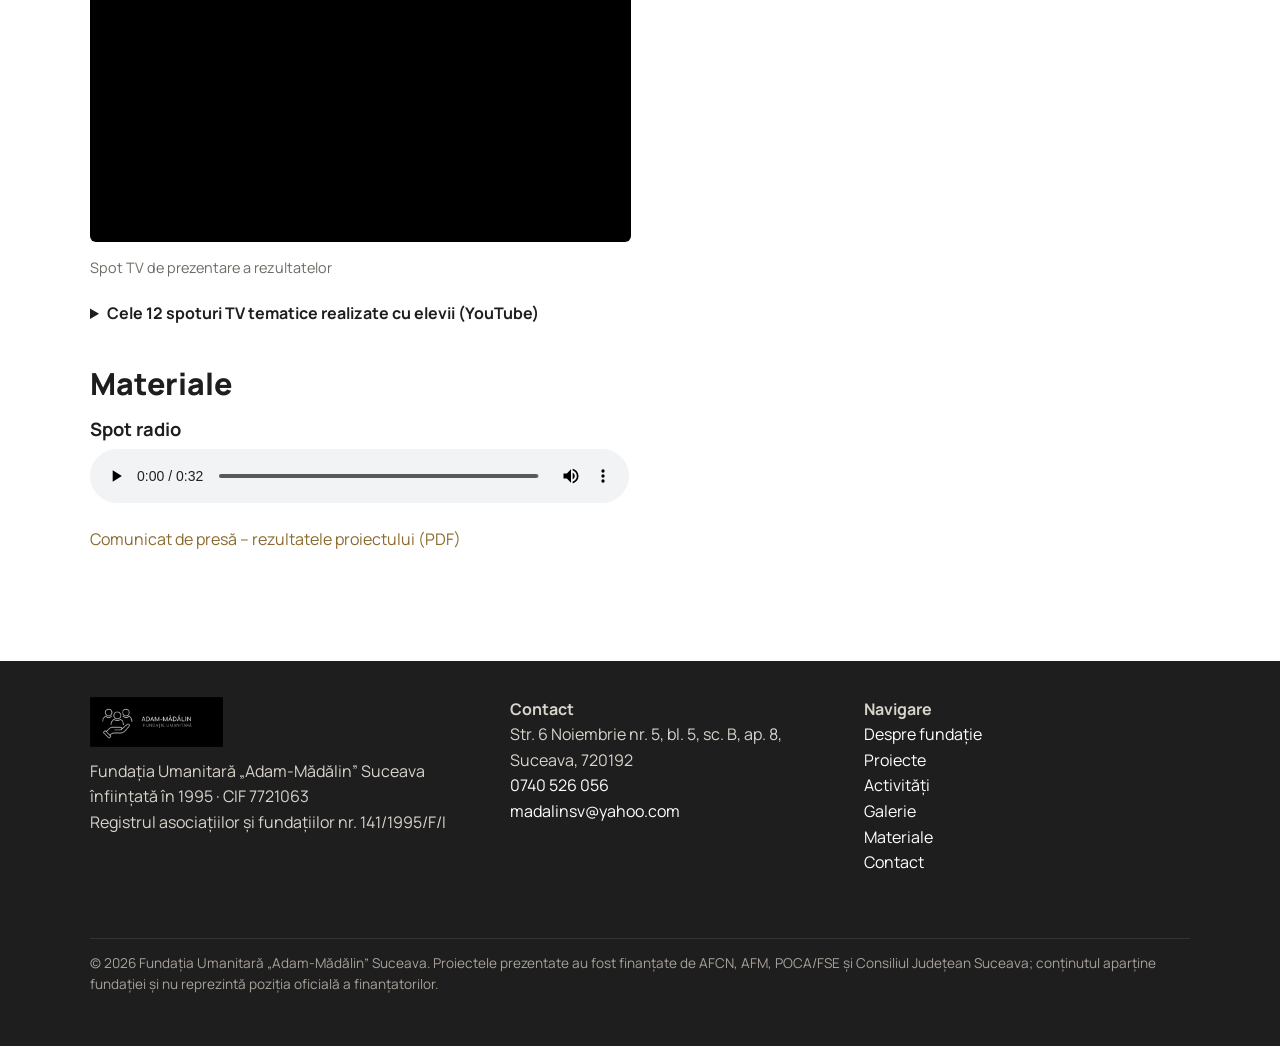
<file: proiecte/ecofeel.html>
<!doctype html>
<html lang="ro">
<head>
<meta charset="utf-8">
<meta name="viewport" content="width=device-width, initial-scale=1">
<title>Eco Feel – Simte ecologic! – Fundația Umanitară „Adam-Mădălin” Suceava</title>
<meta name="description" content="Proiect de educație ecologică pentru elevii Colegiului Economic „Dimitrie Cantemir” Suceava, finanțat din Fondul pentru Mediu (2024–2025): 5 sesiuni de instruire, ateliere, 12 pliante, 24 de spoturi, documentar, tabără, club ecologic. Fundația Adam-Mădălin, partener.">
<meta property="og:title" content="Eco Feel – Simte ecologic! – Fundația Umanitară „Adam-Mădălin”">
<meta property="og:description" content="Proiect de educație ecologică pentru elevii Colegiului Economic „Dimitrie Cantemir” Suceava, finanțat din Fondul pentru Mediu (2024–2025): 5 sesiuni de instruire, ateliere, 12 pliante, 24 de spoturi, documentar, tabără, club ecologic. Fundația Adam-Mădălin, partener.">
<meta property="og:image" content="https://www.amfundatie.ro/assets/img/sigla/sigla-patrat.png">
<meta property="og:type" content="website">
<link rel="icon" href="../assets/img/sigla/favicon-32.png" sizes="32x32">
<link rel="apple-touch-icon" href="../assets/img/sigla/semn-192.png">
<link rel="preconnect" href="https://fonts.googleapis.com"><link rel="preconnect" href="https://fonts.gstatic.com" crossorigin>
<link rel="stylesheet" href="https://fonts.googleapis.com/css2?family=Manrope:wght@500;600;700;800&display=swap">
<link rel="stylesheet" href="../assets/css/style.css">
</head>
<body>
<a class="skip" href="#main">Sari la conținut</a>
<header class="top">
  <div class="wrap">
    <a class="brand" href="../index.html" aria-label="Acasă"><img src="../assets/img/sigla/sigla-orizontal.png" alt="Fundația Umanitară Adam-Mădălin" width="150" height="56"></a>
    <button class="burger" aria-expanded="false" aria-controls="nav" onclick="var n=document.getElementById('nav');n.classList.toggle('open');this.setAttribute('aria-expanded',n.classList.contains('open'))">Meniu ☰</button>
    <nav class="nav" id="nav" aria-label="Meniu principal">
      <a href="../index.html">Acasă</a>
      <a href="../despre.html">Despre fundație</a>
      <a href="../proiecte.html" class="on">Proiecte</a>
      <a href="../activitati.html">Activități</a>
      <a href="../galerie.html">Galerie</a>
      <a href="../materiale.html">Materiale</a>
      <a href="../contact.html">Contact</a>
    </nav>
  </div>
</header>
<main id="main">
<section class="pageh"><div class="wrap"><div class="eyebrow">2024–2025 · Administrația Fondului pentru Mediu</div><h1>Eco Feel – Simte ecologic!</h1><p class="lead muted">Un an de educație pentru mediu cu peste 500 de elevi de liceu din Suceava: sesiuni de instruire pe 16 problematici de mediu, ateliere în care elevii au realizat ei înșiși materiale de informare, o tabără tematică, o campanie de diseminare în oraș și un club ecologic care continuă inițiativa.</p><p><a href="../proiecte.html">← Toate proiectele</a></p></div></section>
<section class="s"><div class="wrap">
  <div class="facts">
    <div><b>Perioada</b>15 mai 2024 – 14 mai 2025</div>
    <div><b>Finanțator</b>Administrația Fondului pentru Mediu, Programul pentru educația și conștientizarea publicului privind protecția mediului, contract nr. 487/H/15.05.2024</div>
    <div><b>Rol</b>Partener (beneficiar: Fundația de Caritate și Întrajutorare „ANA” Suceava; al doilea partener: Colegiul Economic „Dimitrie Cantemir” Suceava)</div>
    <div><b>Grup țintă</b>Elevi de 14–18 ani ai Colegiului Economic „Dimitrie Cantemir” Suceava</div>
  </div>
  <div class="prose">
    <h2>Obiectivul general</h2>
    <p>Creșterea gradului de informare și conștientizare a elevilor din județul Suceava, în vederea creării unei atitudini pro-active față de mediul înconjurător, prin implicarea acestora în activități practice și educative.</p>
    <h2>Obiective specifice</h2>
    <ul>
      <li>Conștientizarea problemelor de mediu în rândul a minimum 501 elevi cu vârsta între 14 și 18 ani, prin realizarea unei platforme de inițiativă comună privind aspecte legate de protecția mediului, facilitarea schimbului de opinii în cadrul activităților proiectului, prin intermediul unui site web și prin implicarea în constituirea unui club ecologic;</li>
      <li>Creșterea gradului de implicare a elevilor în diseminarea și rezolvarea aspectelor de mediu, prin conceperea, realizarea și distribuția de materiale foto, audio-video și tipărite cu conținut educativ privind protecția mediului, de către elevi, pentru elevi.</li>
    </ul>
    <h2>Activitățile proiectului</h2>
    <h3>Sesiuni de instruire pe teme de mediu</h3>
    <p>Între septembrie 2024 și ianuarie 2025, 501 elevi din clasele a IX-a – a XI-a au participat, în aula colegiului, la cinci sesiuni de informare și conștientizare de 90–120 de minute fiecare (20 septembrie, 18 octombrie, 7 noiembrie, 22 noiembrie și 6 decembrie 2024, câte 100 de elevi pe sesiune). Sesiunile au fost susținute de trei instructori, cadre didactice ale colegiului, cu fișe de activitate, imagini și proiecții, și au acoperit toate cele 16 problematici de mediu propuse de finanțator:</p>
    <ol>
      <li>poluarea aerului;</li><li>poluarea apelor;</li><li>tăierea ilegală a pădurilor;</li><li>poluarea cauzată de deșeuri;</li><li>circuitul de gestionare a deșeurilor;</li><li>exploatarea necontrolată a resurselor pământului și epuizarea resurselor naturale;</li><li>beneficiile utilizării resurselor regenerabile și importanța energiei verzi;</li><li>protecția ariilor naturale protejate;</li><li>agricultura intensivă și repercusiunile asupra mediului;</li><li>industrializarea excesivă și repercusiunile asupra mediului;</li><li>protecția biodiversității;</li><li>schimbările climatice: dezastre naturale, eroziunea solului, inundații, secetă, încălzire globală;</li><li>efectele gazelor cu efect de seră asupra mediului;</li><li>stimularea utilizării transportului cu emisii scăzute;</li><li>eficiența energetică a clădirilor;</li><li>drepturile și obligațiile de mediu ale cetățenilor și ale instituțiilor publice locale.</li>
    </ol>
    <h3>Ateliere de diseminare: elevii devin autori</h3>
    <p>La finalul sesiunilor, 40 de elevi voluntari au fost selectați și împărțiți în grupe de 6–7. Între noiembrie 2024 și februarie 2025 au parcurs două etape: patru seminarii de diseminare (8 noiembrie, 27 noiembrie, 13 decembrie 2024 și 17 ianuarie 2025), cu documentare, dezbateri și acțiuni de igienizare în natură, apoi patru workshop-uri de producție (28 ianuarie, 7, 11 și 14 februarie 2025), în care au cules date, au redactat texte, au fotografiat, au filmat și au înregistrat audio cu echipamentele achiziționate prin proiect. Elevii au ales 12 dintre cele 16 teme și au produs pentru fiecare texte, eseuri, articole, fotografii și materialele de bază ale spoturilor.</p>
    <h3>Materiale de informare realizate „de elevi, pentru elevi”</h3>
    <ul>
      <li>12 modele de pliante color, câte unul pentru fiecare temă;</li>
      <li>o broșură color de 24 de pagini;</li>
      <li>12 spoturi radio și 12 spoturi TV de informare, de 30 de secunde fiecare, difuzate pe un post de radio și un post de televiziune cu acoperire regională;</li>
      <li>un film documentar TV de 15 minute, cu imagini de la activități și mesajele elevilor;</li>
      <li>un DVD de promovare cu toate materialele;</li>
      <li>platforma online ecofeel.ro, unde au fost publicate materialele elevilor, fotografiile și spoturile.</li>
    </ul>
    <h3>Tabăra EcoFeel</h3>
    <p>În vacanța de Paște 2025, 30 de elevi și 3 instructori au petrecut tabăra tematică la Pojorâta, în inima Bucovinei: sesiuni de instruire, igienizarea zonei din preajma pensiunii, drumeție tematică pentru observarea florei și a faunei, vizită în aria protejată Ariniș de la Gura Humorului, vizită la o firmă de salubrizare și colectare selectivă din Ilișești, jocuri interactive pe teme de mediu, proiecții de filme și prezentări. Au fost abordate toate cele 16 teme ale proiectului.</p>
    <h3>Campanie de diseminare și Clubul EcoFeel</h3>
    <p>Elevii au distribuit materialele tipărite în trei acțiuni publice: în colegiu, în zona centrală a municipiului Suceava și în zona Universității „Ștefan cel Mare”. La finalul proiectului, cele trei organizații au semnat parteneriatul pentru Clubul EcoFeel, un club de inițiativă ecologică cu sediul la colegiu, deschis elevilor, profesorilor și tinerilor care vor să continue acțiunile de protecție a mediului.</p>
    <h3>Promovare</h3>
    <p>Două conferințe de presă în amfiteatrul colegiului (lansarea, la 13 septembrie 2024, și închiderea, la 14 mai 2025, cu prezentarea rezultatelor și vizionarea documentarului), două comunicate publicate în presa regională, două spoturi radio și două spoturi TV de promovare a proiectului și a rezultatelor, roll-up-uri, tricouri și șepci personalizate purtate de elevi la activități.</p>
    <h2>Rezultate în cifre</h2>
    <div class="tblwrap"><table class="tbl">
      <thead><tr><th>Indicator</th><th>Propus</th><th>Realizat</th></tr></thead>
      <tbody>
        <tr><td>Elevi implicați</td><td>minimum 501</td><td>526</td></tr>
        <tr><td>Sesiuni de instruire</td><td>minimum 4</td><td>5</td></tr>
        <tr><td>Problematici de mediu abordate</td><td>minimum 12</td><td>16</td></tr>
        <tr><td>Elevi în atelierele de diseminare</td><td>40</td><td>40, în 4 seminarii și 4 workshop-uri</td></tr>
        <tr><td>Pliante și broșură</td><td>12 modele, 1 broșură</td><td>12 modele, 1 broșură de 24 de pagini</td></tr>
        <tr><td>Spoturi de informare radio / TV</td><td>12 / 12</td><td>12 / 12</td></tr>
        <tr><td>Documentar TV / DVD</td><td>1 / 1</td><td>1 (15 minute) / 1</td></tr>
        <tr><td>Tabără tematică</td><td>30 de elevi, 3 instructori</td><td>30 de elevi, 3 instructori</td></tr>
        <tr><td>Acțiuni de diseminare în oraș</td><td>minimum 3</td><td>3</td></tr>
        <tr><td>Conferințe / comunicate de presă</td><td>2 / 2</td><td>2 / 2</td></tr>
        <tr><td>Platformă online / club ecologic</td><td>1 / 1</td><td>ecofeel.ro / Clubul EcoFeel</td></tr>
      </tbody>
    </table></div>
    <h2>Rolul fundației</h2>
    <p>Fundația Umanitară „Adam-Mădălin” a coordonat sesiunile de instruire pentru elevi, atelierele de diseminare, realizarea materialelor de informare, tabăra EcoFeel, campania de diseminare și înființarea Clubului EcoFeel, alături de beneficiar și de colegiu.</p>
  </div>
  <h2>Fotografii</h2>
  <div class="gal">
<a class="ph" href="#" data-src="../assets/img/ecofeel/lansare-1.jpg"><img src="../assets/img/ecofeel/lansare-1.jpg" alt="" loading="lazy" draggable="false"></a>
<a class="ph" href="#" data-src="../assets/img/ecofeel/lansare-2.jpg"><img src="../assets/img/ecofeel/lansare-2.jpg" alt="" loading="lazy" draggable="false"></a>
<a class="ph" href="#" data-src="../assets/img/ecofeel/conferinta-final-1.jpg"><img src="../assets/img/ecofeel/conferinta-final-1.jpg" alt="" loading="lazy" draggable="false"></a>
<a class="ph" href="#" data-src="../assets/img/ecofeel/conferinta-final-2.jpg"><img src="../assets/img/ecofeel/conferinta-final-2.jpg" alt="" loading="lazy" draggable="false"></a>
<a class="ph" href="#" data-src="../assets/img/ecofeel/conferinta-final-3.jpg"><img src="../assets/img/ecofeel/conferinta-final-3.jpg" alt="" loading="lazy" draggable="false"></a>
<a class="ph" href="#" data-src="../assets/img/ecofeel/conferinta-final-4.jpg"><img src="../assets/img/ecofeel/conferinta-final-4.jpg" alt="" loading="lazy" draggable="false"></a>
<a class="ph" href="#" data-src="../assets/img/ecofeel/conferinta-final-5.jpg"><img src="../assets/img/ecofeel/conferinta-final-5.jpg" alt="" loading="lazy" draggable="false"></a>
<a class="ph" href="#" data-src="../assets/img/ecofeel/conferinta-final-6.jpg"><img src="../assets/img/ecofeel/conferinta-final-6.jpg" alt="" loading="lazy" draggable="false"></a>
<a class="ph" href="#" data-src="../assets/img/ecofeel/elevi-pliante.jpg"><img src="../assets/img/ecofeel/elevi-pliante.jpg" alt="" loading="lazy" draggable="false"></a>
<a class="ph" href="#" data-src="../assets/img/ecofeel/pliante.jpg"><img src="../assets/img/ecofeel/pliante.jpg" alt="" loading="lazy" draggable="false"></a>
<a class="ph" href="#" data-src="../assets/img/ecofeel/tabara-grup.jpg"><img src="../assets/img/ecofeel/tabara-grup.jpg" alt="" loading="lazy" draggable="false"></a>
<a class="ph" href="#" data-src="../assets/img/ecofeel/tabara-2.jpg"><img src="../assets/img/ecofeel/tabara-2.jpg" alt="" loading="lazy" draggable="false"></a>
<a class="ph" href="#" data-src="../assets/img/ecofeel/tabara-3.jpg"><img src="../assets/img/ecofeel/tabara-3.jpg" alt="" loading="lazy" draggable="false"></a>
<a class="ph" href="#" data-src="../assets/img/ecofeel/tabara-5.jpg"><img src="../assets/img/ecofeel/tabara-5.jpg" alt="" loading="lazy" draggable="false"></a>
<a class="ph" href="#" data-src="../assets/img/ecofeel/tabara-6.jpg"><img src="../assets/img/ecofeel/tabara-6.jpg" alt="" loading="lazy" draggable="false"></a>
<a class="ph" href="#" data-src="../assets/img/ecofeel/tabara-selfie.jpg"><img src="../assets/img/ecofeel/tabara-selfie.jpg" alt="" loading="lazy" draggable="false"></a>
<a class="ph" href="#" data-src="../assets/img/ecofeel/tabara-7.jpg"><img src="../assets/img/ecofeel/tabara-7.jpg" alt="" loading="lazy" draggable="false"></a>
<a class="ph" href="#" data-src="../assets/img/ecofeel/tabara-4.jpg"><img src="../assets/img/ecofeel/tabara-4.jpg" alt="" loading="lazy" draggable="false"></a>
<a class="ph" href="#" data-src="../assets/img/ecofeel/tabara-plecare.jpg"><img src="../assets/img/ecofeel/tabara-plecare.jpg" alt="" loading="lazy" draggable="false"></a>
<a class="ph" href="#" data-src="../assets/img/ecofeel/vizita-ritmic.jpg"><img src="../assets/img/ecofeel/vizita-ritmic.jpg" alt="" loading="lazy" draggable="false"></a>
<a class="ph" href="#" data-src="../assets/img/ecofeel/vizita-ritmic-2.jpg"><img src="../assets/img/ecofeel/vizita-ritmic-2.jpg" alt="" loading="lazy" draggable="false"></a>
<a class="ph" href="#" data-src="../assets/img/ecofeel/conferinta-final.jpg"><img src="../assets/img/ecofeel/conferinta-final.jpg" alt="" loading="lazy" draggable="false"></a>
</div>
  <h2 style="margin-top:40px">Video</h2>
  <div class="videos">
<figure style="margin:0"><iframe src="https://www.youtube-nocookie.com/embed/BEr3QgF_kGY" title="Spot TV de promovare a proiectului" loading="lazy" allow="accelerometer; encrypted-media; picture-in-picture" allowfullscreen></iframe><figcaption class="muted" style="font-size:.9rem;margin-top:6px">Spot TV de promovare a proiectului</figcaption></figure>
<figure style="margin:0"><iframe src="https://www.youtube-nocookie.com/embed/gtdjL3tTCTM" title="Filmul proiectului „Eco Feel – Simte ecologic!”" loading="lazy" allow="accelerometer; encrypted-media; picture-in-picture" allowfullscreen></iframe><figcaption class="muted" style="font-size:.9rem;margin-top:6px">Filmul proiectului „Eco Feel – Simte ecologic!”</figcaption></figure>
<figure style="margin:0"><iframe src="https://www.youtube-nocookie.com/embed/32GtkeH3vd4" title="Spot TV de prezentare a rezultatelor" loading="lazy" allow="accelerometer; encrypted-media; picture-in-picture" allowfullscreen></iframe><figcaption class="muted" style="font-size:.9rem;margin-top:6px">Spot TV de prezentare a rezultatelor</figcaption></figure>
</div>
  <details style="margin-top:22px"><summary style="cursor:pointer;font-weight:700">Cele 12 spoturi TV tematice realizate cu elevii (YouTube)</summary>
    <ul class="prose" style="margin-top:10px">
      <li><a href="https://www.youtube.com/watch?v=A_G_B1gvDDs" target="_blank" rel="noopener">Poluarea aerului</a></li>
      <li><a href="https://www.youtube.com/watch?v=Zq9wlfw8Jfo" target="_blank" rel="noopener">Poluarea apelor</a></li>
      <li><a href="https://www.youtube.com/watch?v=hztsNa5IZ8s" target="_blank" rel="noopener">Tăierea ilegală a pădurilor</a></li>
      <li><a href="https://www.youtube.com/watch?v=hyl-jAM2O5g" target="_blank" rel="noopener">Poluarea cauzată de deșeuri</a></li>
      <li><a href="https://www.youtube.com/watch?v=Qb5HSmQ7SvI" target="_blank" rel="noopener">Circuitul deșeurilor</a></li>
      <li><a href="https://www.youtube.com/watch?v=4GwaU2LDmDk" target="_blank" rel="noopener">Exploatarea necontrolată a resurselor</a></li>
      <li><a href="https://www.youtube.com/watch?v=C4BOijf3pdk" target="_blank" rel="noopener">Resurse regenerabile</a></li>
      <li><a href="https://www.youtube.com/watch?v=vRcz__TENvI" target="_blank" rel="noopener">Protecția ariilor naturale protejate</a></li>
      <li><a href="https://www.youtube.com/watch?v=3kATekQgoMQ" target="_blank" rel="noopener">Agricultura intensivă</a></li>
      <li><a href="https://www.youtube.com/watch?v=mvqjikoT7N0" target="_blank" rel="noopener">Protecția biodiversității</a></li>
      <li><a href="https://www.youtube.com/watch?v=m14Sabu8r5I" target="_blank" rel="noopener">Schimbări climatice</a></li>
      <li><a href="https://www.youtube.com/watch?v=bch9UpmMJbY" target="_blank" rel="noopener">Efectul gazelor cu efect de seră</a></li>
    </ul>
  </details>
  <h2 style="margin-top:40px">Materiale</h2>
  <div class="grid two">
    <div><h3>Spot radio</h3><audio controls preload="metadata" style="width:100%" src="../assets/media/ecofeel-spot-radio.mp3"></audio>
      <p style="margin-top:16px"><a href="../assets/docs/ecofeel-comunicat-rezultate.pdf" target="_blank" rel="noopener">Comunicat de presă – rezultatele proiectului (PDF)</a></p></div>
  </div>
</div></section>
</main>
<footer>
  <div class="wrap">
    <div>
      <img src="../assets/img/sigla/sigla-orizontal-fond-inchis.png" alt="" width="200" height="75">
      <p>Fundația Umanitară „Adam-Mădălin” Suceava<br>înființată în 1995 · CIF 7721063<br>Registrul asociațiilor și fundațiilor nr. 141/1995/F/I</p>
    </div>
    <div>
      <p><strong>Contact</strong><br>Str. 6 Noiembrie nr. 5, bl. 5, sc. B, ap. 8, Suceava, 720192<br><a href="tel:+40740526056">0740 526 056</a><br><a href="mailto:madalinsv@yahoo.com">madalinsv@yahoo.com</a></p>
    </div>
    <div>
      <p><strong>Navigare</strong><br><a href="../despre.html">Despre fundație</a><br><a href="../proiecte.html">Proiecte</a><br><a href="../activitati.html">Activități</a><br><a href="../galerie.html">Galerie</a><br><a href="../materiale.html">Materiale</a><br><a href="../contact.html">Contact</a></p>
    </div>
    <p class="small">© 2026 Fundația Umanitară „Adam-Mădălin” Suceava. Proiectele prezentate au fost finanțate de AFCN, AFM, POCA/FSE și Consiliul Județean Suceava; conținutul aparține fundației și nu reprezintă poziția oficială a finanțatorilor.</p>
  </div>
</footer>
<script src="../assets/js/site.js" defer></script>
</body>
</html>
</file>
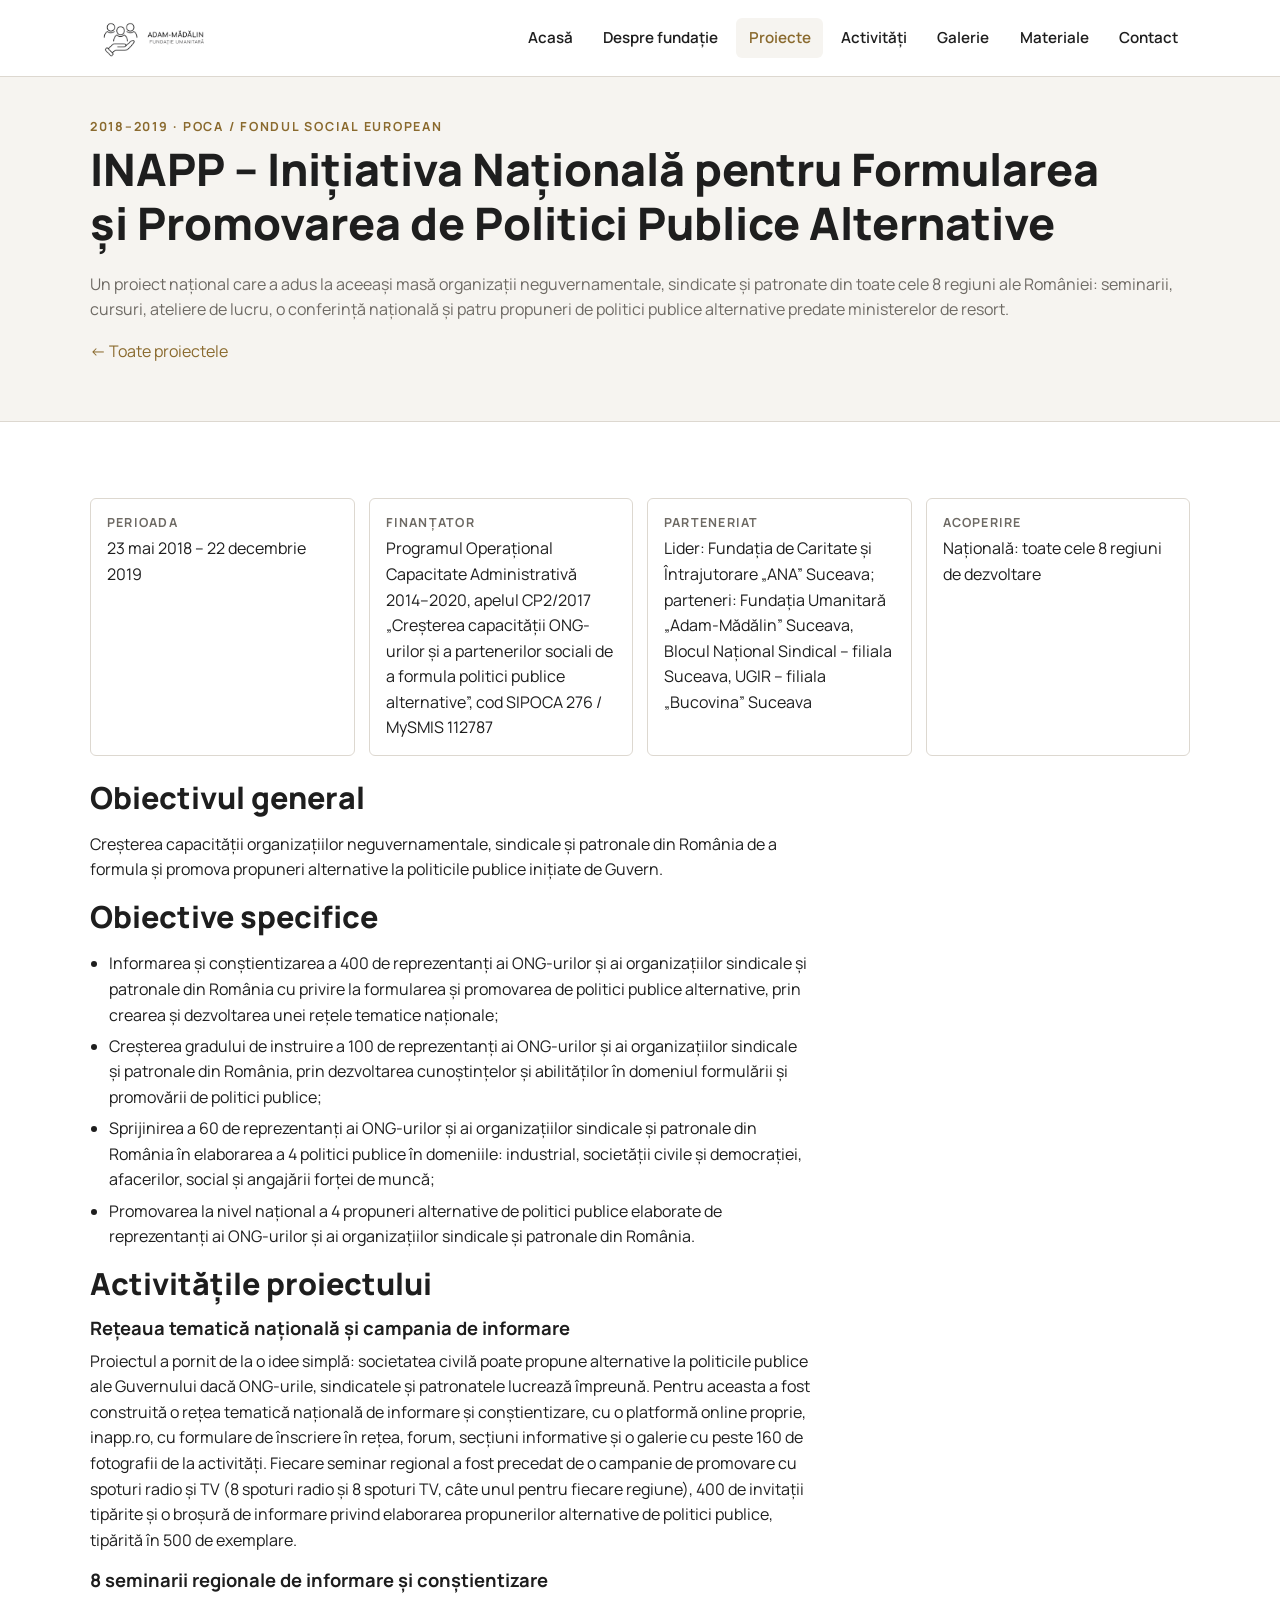
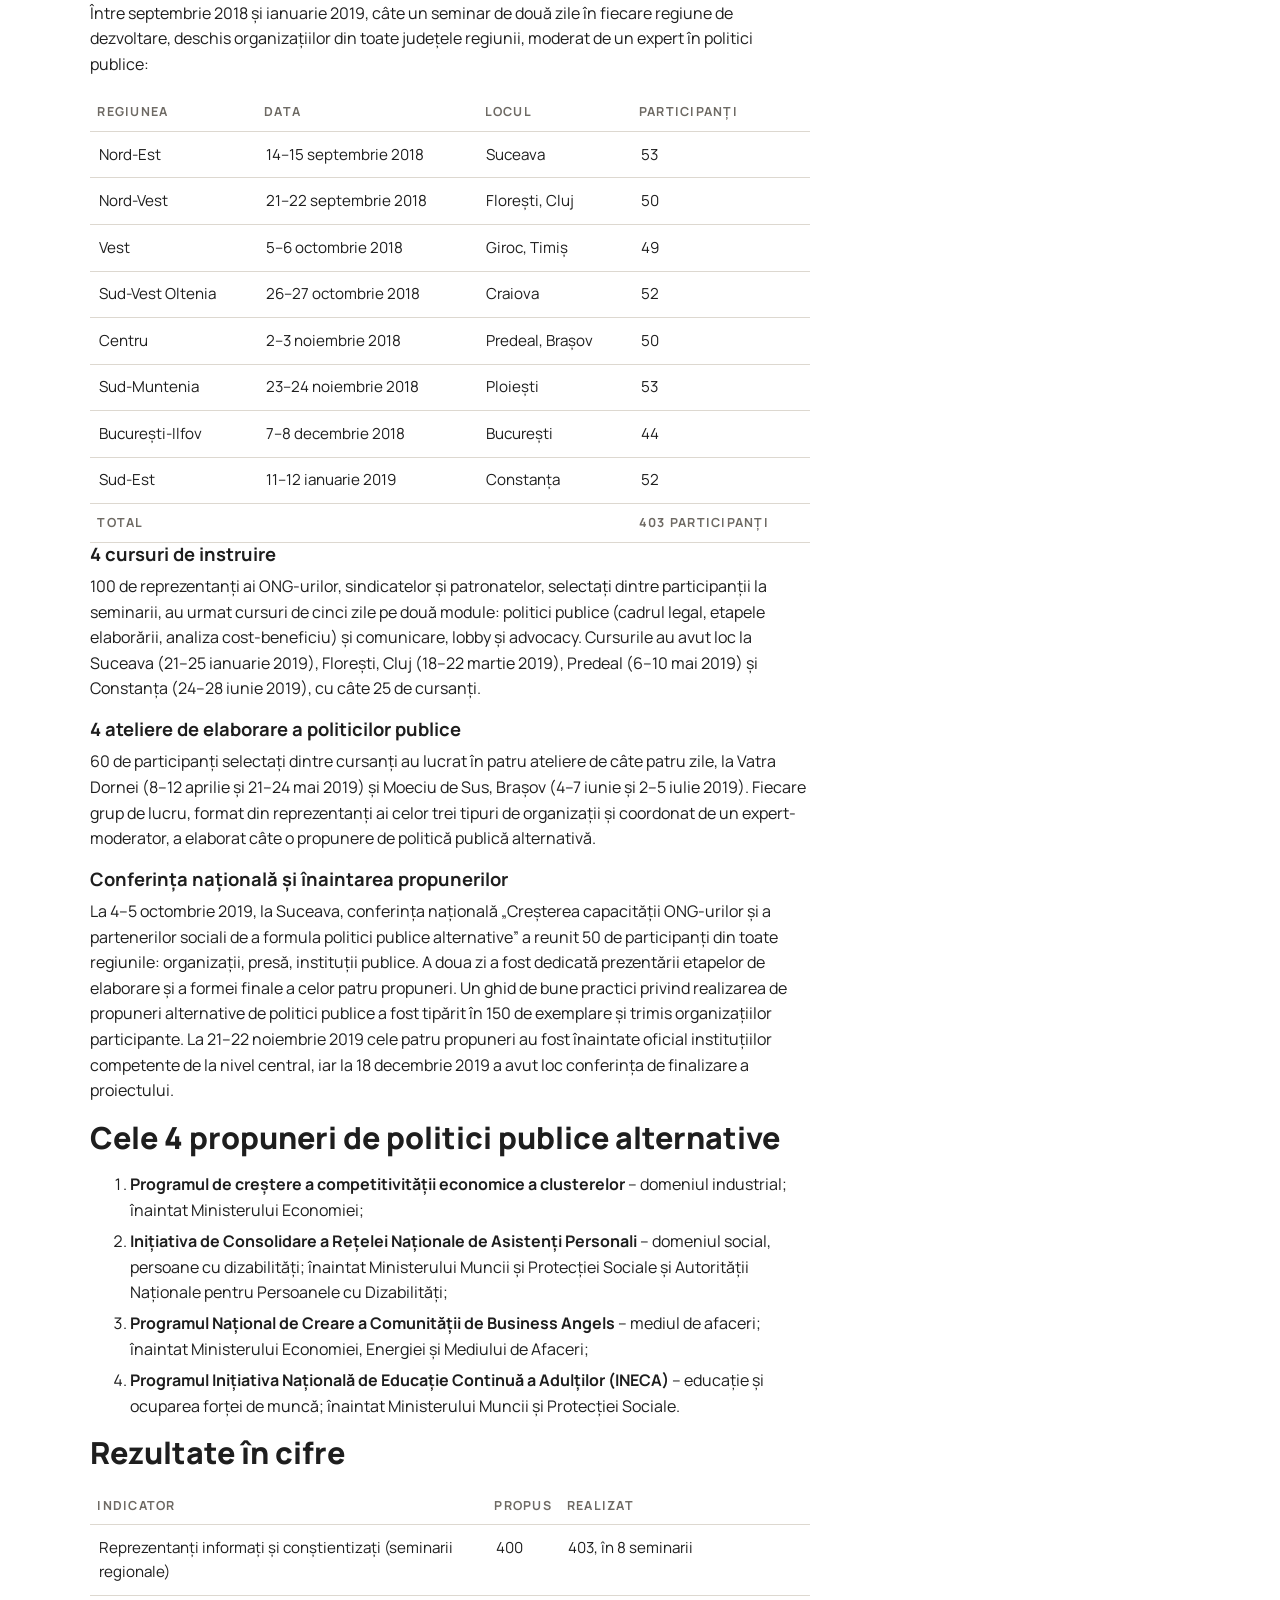
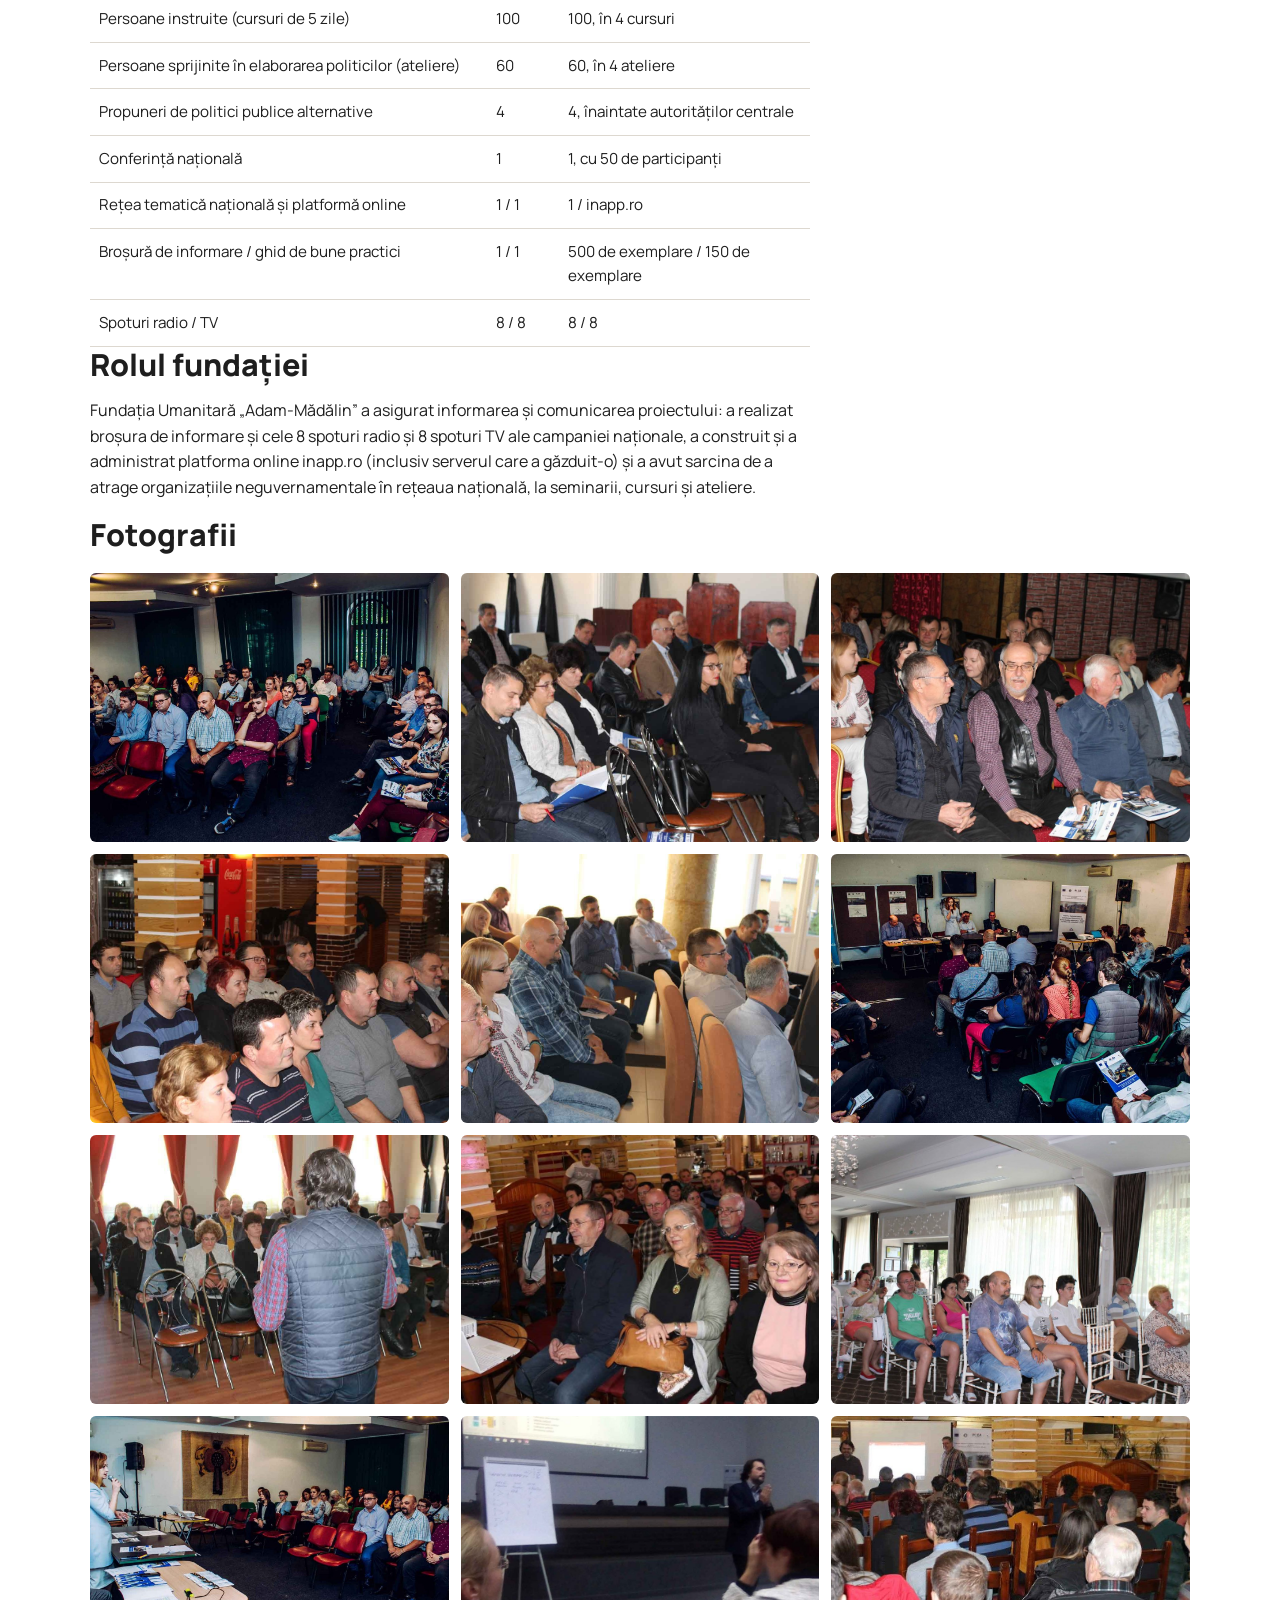
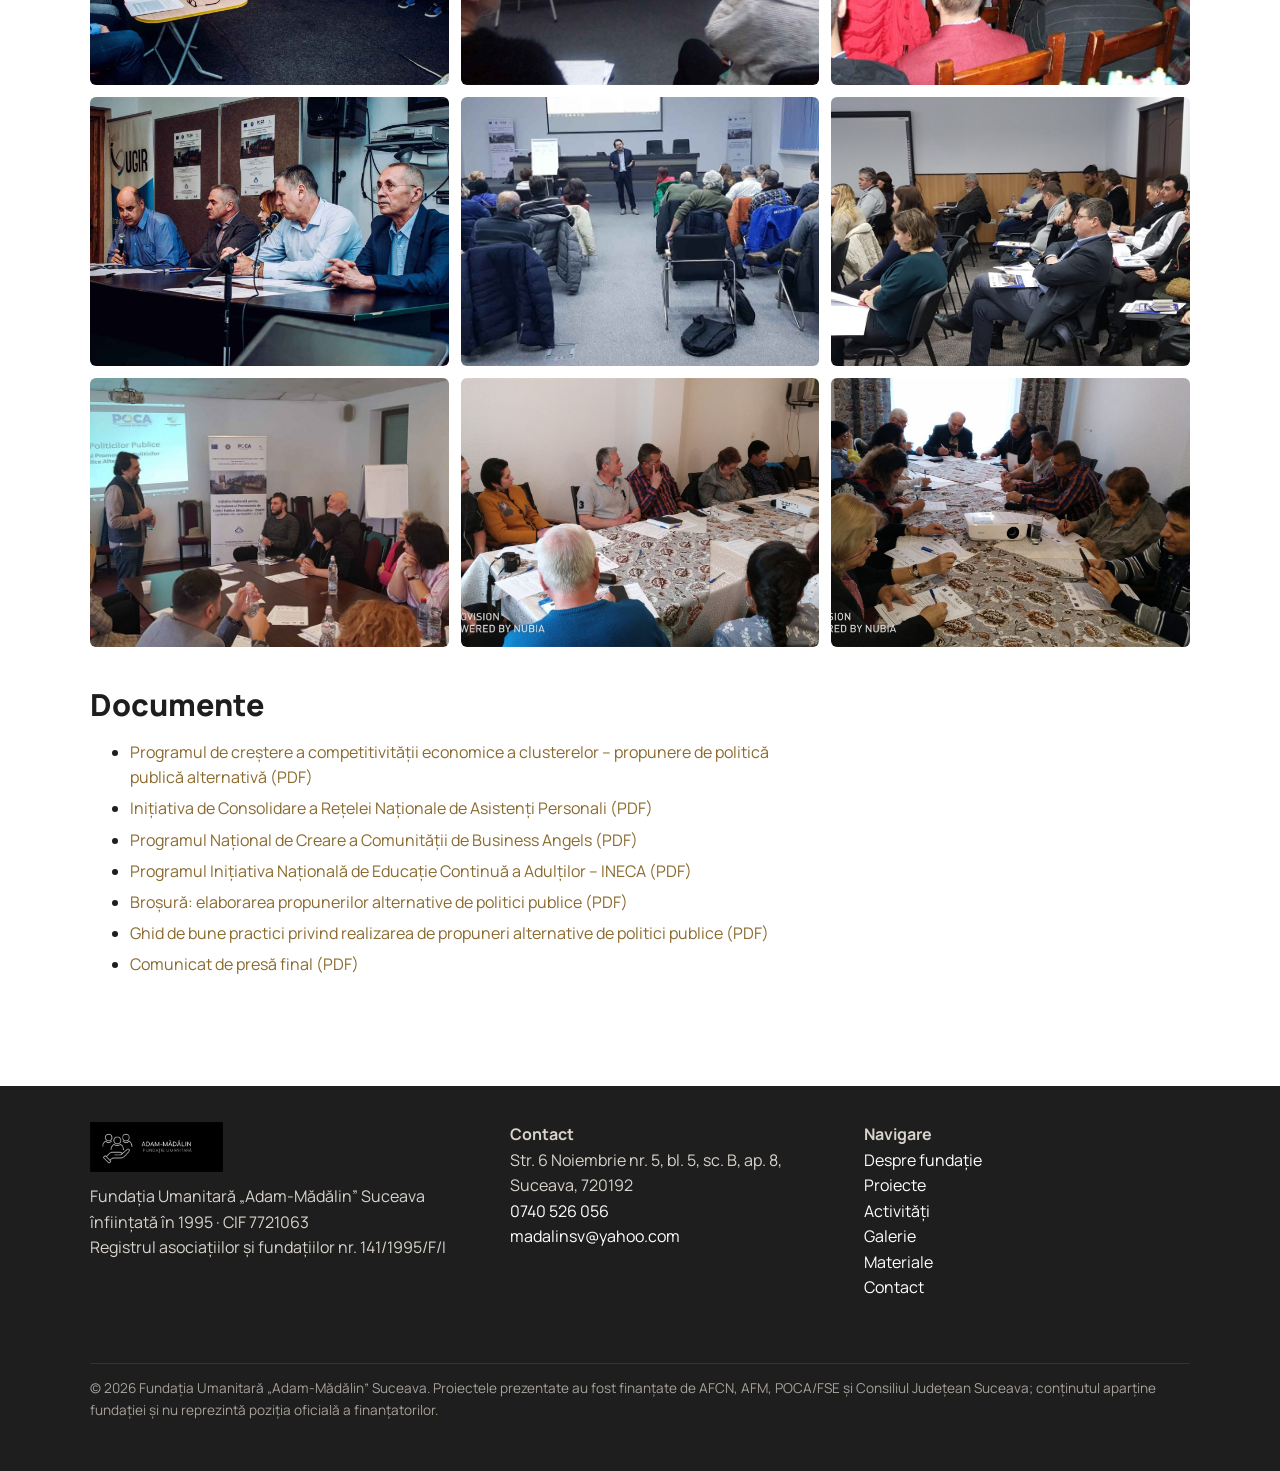
<file: proiecte/inapp.html>
<!doctype html>
<html lang="ro">
<head>
<meta charset="utf-8">
<meta name="viewport" content="width=device-width, initial-scale=1">
<title>INAPP – politici publice alternative – Fundația Umanitară „Adam-Mădălin” Suceava</title>
<meta name="description" content="Inițiativa Națională pentru Formularea și Promovarea de Politici Publice Alternative (POCA, 2018–2019): 8 seminarii regionale cu 403 participanți, 4 cursuri, 4 ateliere, conferință națională, 4 propuneri de politici publice înaintate autorităților. Fundația Adam-Mădălin, partener.">
<meta property="og:title" content="INAPP – politici publice alternative – Fundația Umanitară „Adam-Mădălin”">
<meta property="og:description" content="Inițiativa Națională pentru Formularea și Promovarea de Politici Publice Alternative (POCA, 2018–2019): 8 seminarii regionale cu 403 participanți, 4 cursuri, 4 ateliere, conferință națională, 4 propuneri de politici publice înaintate autorităților. Fundația Adam-Mădălin, partener.">
<meta property="og:image" content="https://www.amfundatie.ro/assets/img/sigla/sigla-patrat.png">
<meta property="og:type" content="website">
<link rel="icon" href="../assets/img/sigla/favicon-32.png" sizes="32x32">
<link rel="apple-touch-icon" href="../assets/img/sigla/semn-192.png">
<link rel="preconnect" href="https://fonts.googleapis.com"><link rel="preconnect" href="https://fonts.gstatic.com" crossorigin>
<link rel="stylesheet" href="https://fonts.googleapis.com/css2?family=Manrope:wght@500;600;700;800&display=swap">
<link rel="stylesheet" href="../assets/css/style.css">
</head>
<body>
<a class="skip" href="#main">Sari la conținut</a>
<header class="top">
  <div class="wrap">
    <a class="brand" href="../index.html" aria-label="Acasă"><img src="../assets/img/sigla/sigla-orizontal.png" alt="Fundația Umanitară Adam-Mădălin" width="150" height="56"></a>
    <button class="burger" aria-expanded="false" aria-controls="nav" onclick="var n=document.getElementById('nav');n.classList.toggle('open');this.setAttribute('aria-expanded',n.classList.contains('open'))">Meniu ☰</button>
    <nav class="nav" id="nav" aria-label="Meniu principal">
      <a href="../index.html">Acasă</a>
      <a href="../despre.html">Despre fundație</a>
      <a href="../proiecte.html" class="on">Proiecte</a>
      <a href="../activitati.html">Activități</a>
      <a href="../galerie.html">Galerie</a>
      <a href="../materiale.html">Materiale</a>
      <a href="../contact.html">Contact</a>
    </nav>
  </div>
</header>
<main id="main">
<section class="pageh"><div class="wrap"><div class="eyebrow">2018–2019 · POCA / Fondul Social European</div><h1>INAPP – Inițiativa Națională pentru Formularea și Promovarea de Politici Publice Alternative</h1><p class="lead muted">Un proiect național care a adus la aceeași masă organizații neguvernamentale, sindicate și patronate din toate cele 8 regiuni ale României: seminarii, cursuri, ateliere de lucru, o conferință națională și patru propuneri de politici publice alternative predate ministerelor de resort.</p><p><a href="../proiecte.html">← Toate proiectele</a></p></div></section>
<section class="s"><div class="wrap">
  <div class="facts">
    <div><b>Perioada</b>23 mai 2018 – 22 decembrie 2019</div>
    <div><b>Finanțator</b>Programul Operațional Capacitate Administrativă 2014–2020, apelul CP2/2017 „Creșterea capacității ONG-urilor și a partenerilor sociali de a formula politici publice alternative”, cod SIPOCA 276 / MySMIS 112787</div>
    <div><b>Parteneriat</b>Lider: Fundația de Caritate și Întrajutorare „ANA” Suceava; parteneri: Fundația Umanitară „Adam-Mădălin” Suceava, Blocul Național Sindical – filiala Suceava, UGIR – filiala „Bucovina” Suceava</div>
    <div><b>Acoperire</b>Națională: toate cele 8 regiuni de dezvoltare</div>
  </div>
  <div class="prose">
    <h2>Obiectivul general</h2>
    <p>Creșterea capacității organizațiilor neguvernamentale, sindicale și patronale din România de a formula și promova propuneri alternative la politicile publice inițiate de Guvern.</p>
    <h2>Obiective specifice</h2>
    <ul>
      <li>Informarea și conștientizarea a 400 de reprezentanți ai ONG-urilor și ai organizațiilor sindicale și patronale din România cu privire la formularea și promovarea de politici publice alternative, prin crearea și dezvoltarea unei rețele tematice naționale;</li>
      <li>Creșterea gradului de instruire a 100 de reprezentanți ai ONG-urilor și ai organizațiilor sindicale și patronale din România, prin dezvoltarea cunoștințelor și abilităților în domeniul formulării și promovării de politici publice;</li>
      <li>Sprijinirea a 60 de reprezentanți ai ONG-urilor și ai organizațiilor sindicale și patronale din România în elaborarea a 4 politici publice în domeniile: industrial, societății civile și democrației, afacerilor, social și angajării forței de muncă;</li>
      <li>Promovarea la nivel național a 4 propuneri alternative de politici publice elaborate de reprezentanți ai ONG-urilor și ai organizațiilor sindicale și patronale din România.</li>
    </ul>
    <h2>Activitățile proiectului</h2>
    <h3>Rețeaua tematică națională și campania de informare</h3>
    <p>Proiectul a pornit de la o idee simplă: societatea civilă poate propune alternative la politicile publice ale Guvernului dacă ONG-urile, sindicatele și patronatele lucrează împreună. Pentru aceasta a fost construită o rețea tematică națională de informare și conștientizare, cu o platformă online proprie, inapp.ro, cu formulare de înscriere în rețea, forum, secțiuni informative și o galerie cu peste 160 de fotografii de la activități. Fiecare seminar regional a fost precedat de o campanie de promovare cu spoturi radio și TV (8 spoturi radio și 8 spoturi TV, câte unul pentru fiecare regiune), 400 de invitații tipărite și o broșură de informare privind elaborarea propunerilor alternative de politici publice, tipărită în 500 de exemplare.</p>
    <h3>8 seminarii regionale de informare și conștientizare</h3>
    <p>Între septembrie 2018 și ianuarie 2019, câte un seminar de două zile în fiecare regiune de dezvoltare, deschis organizațiilor din toate județele regiunii, moderat de un expert în politici publice:</p>
    <div class="tblwrap"><table class="tbl">
      <thead><tr><th>Regiunea</th><th>Data</th><th>Locul</th><th>Participanți</th></tr></thead>
      <tbody>
        <tr><td>Nord-Est</td><td>14–15 septembrie 2018</td><td>Suceava</td><td>53</td></tr>
        <tr><td>Nord-Vest</td><td>21–22 septembrie 2018</td><td>Florești, Cluj</td><td>50</td></tr>
        <tr><td>Vest</td><td>5–6 octombrie 2018</td><td>Giroc, Timiș</td><td>49</td></tr>
        <tr><td>Sud-Vest Oltenia</td><td>26–27 octombrie 2018</td><td>Craiova</td><td>52</td></tr>
        <tr><td>Centru</td><td>2–3 noiembrie 2018</td><td>Predeal, Brașov</td><td>50</td></tr>
        <tr><td>Sud-Muntenia</td><td>23–24 noiembrie 2018</td><td>Ploiești</td><td>53</td></tr>
        <tr><td>București-Ilfov</td><td>7–8 decembrie 2018</td><td>București</td><td>44</td></tr>
        <tr><td>Sud-Est</td><td>11–12 ianuarie 2019</td><td>Constanța</td><td>52</td></tr>
      </tbody>
      <tfoot><tr><th colspan="3">Total</th><th>403 participanți</th></tr></tfoot>
    </table></div>
    <h3>4 cursuri de instruire</h3>
    <p>100 de reprezentanți ai ONG-urilor, sindicatelor și patronatelor, selectați dintre participanții la seminarii, au urmat cursuri de cinci zile pe două module: politici publice (cadrul legal, etapele elaborării, analiza cost-beneficiu) și comunicare, lobby și advocacy. Cursurile au avut loc la Suceava (21–25 ianuarie 2019), Florești, Cluj (18–22 martie 2019), Predeal (6–10 mai 2019) și Constanța (24–28 iunie 2019), cu câte 25 de cursanți.</p>
    <h3>4 ateliere de elaborare a politicilor publice</h3>
    <p>60 de participanți selectați dintre cursanți au lucrat în patru ateliere de câte patru zile, la Vatra Dornei (8–12 aprilie și 21–24 mai 2019) și Moeciu de Sus, Brașov (4–7 iunie și 2–5 iulie 2019). Fiecare grup de lucru, format din reprezentanți ai celor trei tipuri de organizații și coordonat de un expert-moderator, a elaborat câte o propunere de politică publică alternativă.</p>
    <h3>Conferința națională și înaintarea propunerilor</h3>
    <p>La 4–5 octombrie 2019, la Suceava, conferința națională „Creșterea capacității ONG-urilor și a partenerilor sociali de a formula politici publice alternative” a reunit 50 de participanți din toate regiunile: organizații, presă, instituții publice. A doua zi a fost dedicată prezentării etapelor de elaborare și a formei finale a celor patru propuneri. Un ghid de bune practici privind realizarea de propuneri alternative de politici publice a fost tipărit în 150 de exemplare și trimis organizațiilor participante. La 21–22 noiembrie 2019 cele patru propuneri au fost înaintate oficial instituțiilor competente de la nivel central, iar la 18 decembrie 2019 a avut loc conferința de finalizare a proiectului.</p>
    <h2>Cele 4 propuneri de politici publice alternative</h2>
    <ol>
      <li><strong>Programul de creștere a competitivității economice a clusterelor</strong> – domeniul industrial; înaintat Ministerului Economiei;</li>
      <li><strong>Inițiativa de Consolidare a Rețelei Naționale de Asistenți Personali</strong> – domeniul social, persoane cu dizabilități; înaintat Ministerului Muncii și Protecției Sociale și Autorității Naționale pentru Persoanele cu Dizabilități;</li>
      <li><strong>Programul Național de Creare a Comunității de Business Angels</strong> – mediul de afaceri; înaintat Ministerului Economiei, Energiei și Mediului de Afaceri;</li>
      <li><strong>Programul Inițiativa Națională de Educație Continuă a Adulților (INECA)</strong> – educație și ocuparea forței de muncă; înaintat Ministerului Muncii și Protecției Sociale.</li>
    </ol>
    <h2>Rezultate în cifre</h2>
    <div class="tblwrap"><table class="tbl">
      <thead><tr><th>Indicator</th><th>Propus</th><th>Realizat</th></tr></thead>
      <tbody>
        <tr><td>Reprezentanți informați și conștientizați (seminarii regionale)</td><td>400</td><td>403, în 8 seminarii</td></tr>
        <tr><td>Persoane instruite (cursuri de 5 zile)</td><td>100</td><td>100, în 4 cursuri</td></tr>
        <tr><td>Persoane sprijinite în elaborarea politicilor (ateliere)</td><td>60</td><td>60, în 4 ateliere</td></tr>
        <tr><td>Propuneri de politici publice alternative</td><td>4</td><td>4, înaintate autorităților centrale</td></tr>
        <tr><td>Conferință națională</td><td>1</td><td>1, cu 50 de participanți</td></tr>
        <tr><td>Rețea tematică națională și platformă online</td><td>1 / 1</td><td>1 / inapp.ro</td></tr>
        <tr><td>Broșură de informare / ghid de bune practici</td><td>1 / 1</td><td>500 de exemplare / 150 de exemplare</td></tr>
        <tr><td>Spoturi radio / TV</td><td>8 / 8</td><td>8 / 8</td></tr>
      </tbody>
    </table></div>
    <h2>Rolul fundației</h2>
    <p>Fundația Umanitară „Adam-Mădălin” a asigurat informarea și comunicarea proiectului: a realizat broșura de informare și cele 8 spoturi radio și 8 spoturi TV ale campaniei naționale, a construit și a administrat platforma online inapp.ro (inclusiv serverul care a găzduit-o) și a avut sarcina de a atrage organizațiile neguvernamentale în rețeaua națională, la seminarii, cursuri și ateliere.</p>
  </div>
  <h2>Fotografii</h2>
  <div class="gal">
<a class="ph" href="#" data-src="../assets/img/inapp/conferinta-nationala.jpg"><img src="../assets/img/inapp/conferinta-nationala.jpg" alt="" loading="lazy" draggable="false"></a>
<a class="ph" href="#" data-src="../assets/img/inapp/seminar-sala-1.jpg"><img src="../assets/img/inapp/seminar-sala-1.jpg" alt="" loading="lazy" draggable="false"></a>
<a class="ph" href="#" data-src="../assets/img/inapp/seminar-sala-2.jpg"><img src="../assets/img/inapp/seminar-sala-2.jpg" alt="" loading="lazy" draggable="false"></a>
<a class="ph" href="#" data-src="../assets/img/inapp/seminar-sala-3.jpg"><img src="../assets/img/inapp/seminar-sala-3.jpg" alt="" loading="lazy" draggable="false"></a>
<a class="ph" href="#" data-src="../assets/img/inapp/seminar-sala-4.jpg"><img src="../assets/img/inapp/seminar-sala-4.jpg" alt="" loading="lazy" draggable="false"></a>
<a class="ph" href="#" data-src="../assets/img/inapp/seminar-sala-5.jpg"><img src="../assets/img/inapp/seminar-sala-5.jpg" alt="" loading="lazy" draggable="false"></a>
<a class="ph" href="#" data-src="../assets/img/inapp/seminar-sala-6.jpg"><img src="../assets/img/inapp/seminar-sala-6.jpg" alt="" loading="lazy" draggable="false"></a>
<a class="ph" href="#" data-src="../assets/img/inapp/seminar-sala-7.jpg"><img src="../assets/img/inapp/seminar-sala-7.jpg" alt="" loading="lazy" draggable="false"></a>
<a class="ph" href="#" data-src="../assets/img/inapp/seminar-sala-8.jpg"><img src="../assets/img/inapp/seminar-sala-8.jpg" alt="" loading="lazy" draggable="false"></a>
<a class="ph" href="#" data-src="../assets/img/inapp/seminar-sala-9.jpg"><img src="../assets/img/inapp/seminar-sala-9.jpg" alt="" loading="lazy" draggable="false"></a>
<a class="ph" href="#" data-src="../assets/img/inapp/seminar-2018.jpg"><img src="../assets/img/inapp/seminar-2018.jpg" alt="" loading="lazy" draggable="false"></a>
<a class="ph" href="#" data-src="../assets/img/inapp/seminar-2018-2.jpg"><img src="../assets/img/inapp/seminar-2018-2.jpg" alt="" loading="lazy" draggable="false"></a>
<a class="ph" href="#" data-src="../assets/img/inapp/prezidiu.jpg"><img src="../assets/img/inapp/prezidiu.jpg" alt="" loading="lazy" draggable="false"></a>
<a class="ph" href="#" data-src="../assets/img/inapp/curs-decembrie-2018.jpg"><img src="../assets/img/inapp/curs-decembrie-2018.jpg" alt="" loading="lazy" draggable="false"></a>
<a class="ph" href="#" data-src="../assets/img/inapp/atelier-sala.jpg"><img src="../assets/img/inapp/atelier-sala.jpg" alt="" loading="lazy" draggable="false"></a>
<a class="ph" href="#" data-src="../assets/img/inapp/atelier-politici.jpg"><img src="../assets/img/inapp/atelier-politici.jpg" alt="" loading="lazy" draggable="false"></a>
<a class="ph" href="#" data-src="../assets/img/inapp/atelier-2019-1.jpg"><img src="../assets/img/inapp/atelier-2019-1.jpg" alt="" loading="lazy" draggable="false"></a>
<a class="ph" href="#" data-src="../assets/img/inapp/atelier-2019-2.jpg"><img src="../assets/img/inapp/atelier-2019-2.jpg" alt="" loading="lazy" draggable="false"></a>
</div>
  <h2 style="margin-top:40px">Documente</h2>
  <ul class="prose">
    <li><a href="../assets/docs/inapp-politica-publica-industriala.pdf" target="_blank" rel="noopener">Programul de creștere a competitivității economice a clusterelor – propunere de politică publică alternativă (PDF)</a></li>
    <li><a href="../assets/docs/inapp-politica-publica-asistenti-personali.pdf" target="_blank" rel="noopener">Inițiativa de Consolidare a Rețelei Naționale de Asistenți Personali (PDF)</a></li>
    <li><a href="../assets/docs/inapp-politica-publica-mediu-afaceri.pdf" target="_blank" rel="noopener">Programul Național de Creare a Comunității de Business Angels (PDF)</a></li>
    <li><a href="../assets/docs/inapp-politica-publica-ineca.pdf" target="_blank" rel="noopener">Programul Inițiativa Națională de Educație Continuă a Adulților – INECA (PDF)</a></li>
    <li><a href="../assets/docs/inapp-brosura-politici-publice.pdf" target="_blank" rel="noopener">Broșură: elaborarea propunerilor alternative de politici publice (PDF)</a></li>
    <li><a href="../assets/docs/inapp-ghid-politici-publice.pdf" target="_blank" rel="noopener">Ghid de bune practici privind realizarea de propuneri alternative de politici publice (PDF)</a></li>
    <li><a href="../assets/docs/inapp-comunicat-final.pdf" target="_blank" rel="noopener">Comunicat de presă final (PDF)</a></li>
  </ul>
</div></section>
</main>
<footer>
  <div class="wrap">
    <div>
      <img src="../assets/img/sigla/sigla-orizontal-fond-inchis.png" alt="" width="200" height="75">
      <p>Fundația Umanitară „Adam-Mădălin” Suceava<br>înființată în 1995 · CIF 7721063<br>Registrul asociațiilor și fundațiilor nr. 141/1995/F/I</p>
    </div>
    <div>
      <p><strong>Contact</strong><br>Str. 6 Noiembrie nr. 5, bl. 5, sc. B, ap. 8, Suceava, 720192<br><a href="tel:+40740526056">0740 526 056</a><br><a href="mailto:madalinsv@yahoo.com">madalinsv@yahoo.com</a></p>
    </div>
    <div>
      <p><strong>Navigare</strong><br><a href="../despre.html">Despre fundație</a><br><a href="../proiecte.html">Proiecte</a><br><a href="../activitati.html">Activități</a><br><a href="../galerie.html">Galerie</a><br><a href="../materiale.html">Materiale</a><br><a href="../contact.html">Contact</a></p>
    </div>
    <p class="small">© 2026 Fundația Umanitară „Adam-Mădălin” Suceava. Proiectele prezentate au fost finanțate de AFCN, AFM, POCA/FSE și Consiliul Județean Suceava; conținutul aparține fundației și nu reprezintă poziția oficială a finanțatorilor.</p>
  </div>
</footer>
<script src="../assets/js/site.js" defer></script>
</body>
</html>
</file>
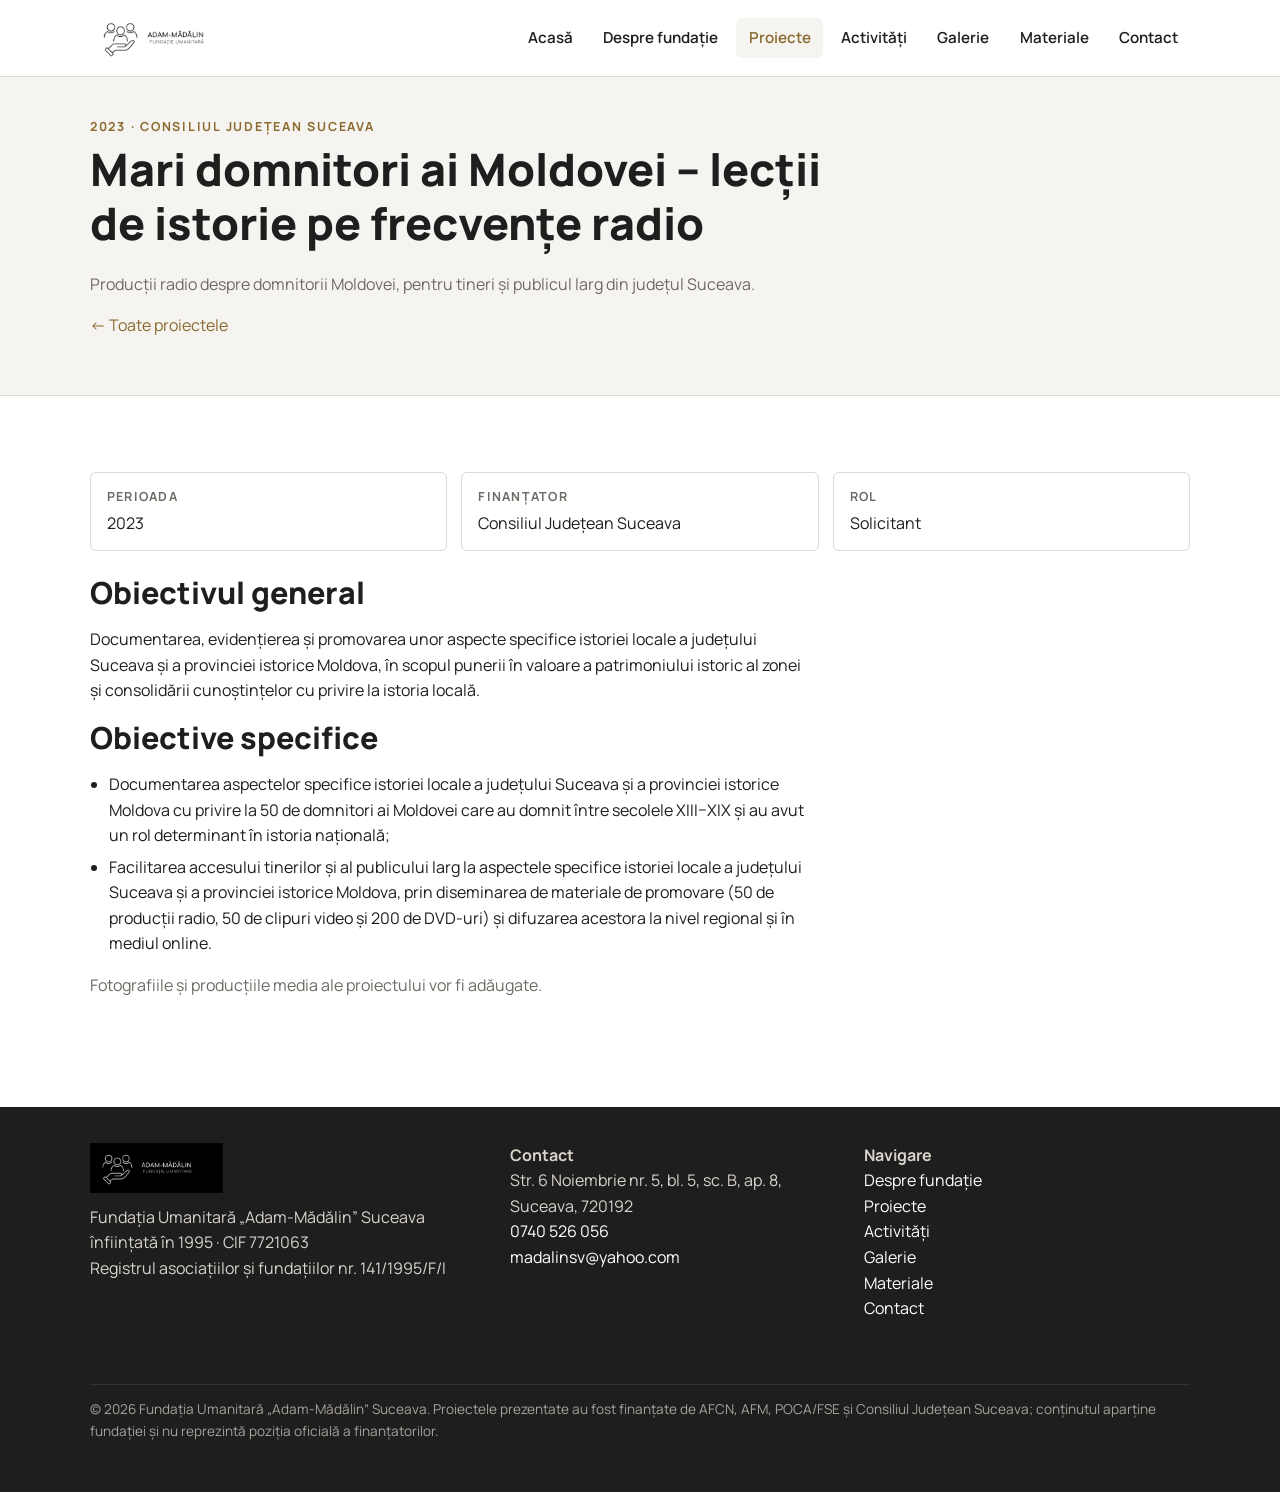
<file: proiecte/mari-domnitori-ai-moldovei.html>
<!doctype html>
<html lang="ro">
<head>
<meta charset="utf-8">
<meta name="viewport" content="width=device-width, initial-scale=1">
<title>Mari domnitori ai Moldovei – Fundația Umanitară „Adam-Mădălin” Suceava</title>
<meta name="description" content="Producții media despre marii domnitori ai Moldovei, proiect finanțat de Consiliul Județean Suceava în 2023.">
<meta property="og:title" content="Mari domnitori ai Moldovei – Fundația Umanitară „Adam-Mădălin”">
<meta property="og:description" content="Producții media despre marii domnitori ai Moldovei, proiect finanțat de Consiliul Județean Suceava în 2023.">
<meta property="og:image" content="https://www.amfundatie.ro/assets/img/sigla/sigla-patrat.png">
<meta property="og:type" content="website">
<link rel="icon" href="../assets/img/sigla/favicon-32.png" sizes="32x32">
<link rel="apple-touch-icon" href="../assets/img/sigla/semn-192.png">
<link rel="preconnect" href="https://fonts.googleapis.com"><link rel="preconnect" href="https://fonts.gstatic.com" crossorigin>
<link rel="stylesheet" href="https://fonts.googleapis.com/css2?family=Manrope:wght@500;600;700;800&display=swap">
<link rel="stylesheet" href="../assets/css/style.css">
</head>
<body>
<a class="skip" href="#main">Sari la conținut</a>
<header class="top">
  <div class="wrap">
    <a class="brand" href="../index.html" aria-label="Acasă"><img src="../assets/img/sigla/sigla-orizontal.png" alt="Fundația Umanitară Adam-Mădălin" width="150" height="56"></a>
    <button class="burger" aria-expanded="false" aria-controls="nav" onclick="var n=document.getElementById('nav');n.classList.toggle('open');this.setAttribute('aria-expanded',n.classList.contains('open'))">Meniu ☰</button>
    <nav class="nav" id="nav" aria-label="Meniu principal">
      <a href="../index.html">Acasă</a>
      <a href="../despre.html">Despre fundație</a>
      <a href="../proiecte.html" class="on">Proiecte</a>
      <a href="../activitati.html">Activități</a>
      <a href="../galerie.html">Galerie</a>
      <a href="../materiale.html">Materiale</a>
      <a href="../contact.html">Contact</a>
    </nav>
  </div>
</header>
<main id="main">
<section class="pageh"><div class="wrap"><div class="eyebrow">2023 · Consiliul Județean Suceava</div><h1>Mari domnitori ai Moldovei – lecții de istorie pe frecvențe radio</h1><p class="lead muted">Producții radio despre domnitorii Moldovei, pentru tineri și publicul larg din județul Suceava.</p><p><a href="../proiecte.html">← Toate proiectele</a></p></div></section>
<section class="s"><div class="wrap">
  <div class="facts">
    <div><b>Perioada</b>2023</div>
    <div><b>Finanțator</b>Consiliul Județean Suceava</div>
    <div><b>Rol</b>Solicitant</div>
  </div>
  <div class="prose">
    <h2>Obiectivul general</h2>
    <p>Documentarea, evidențierea și promovarea unor aspecte specifice istoriei locale a județului Suceava și a provinciei istorice Moldova, în scopul punerii în valoare a patrimoniului istoric al zonei și consolidării cunoștințelor cu privire la istoria locală.</p>
    <h2>Obiective specifice</h2>
    <ul>
      <li>Documentarea aspectelor specifice istoriei locale a județului Suceava și a provinciei istorice Moldova cu privire la 50 de domnitori ai Moldovei care au domnit între secolele XIII–XIX și au avut un rol determinant în istoria națională;</li>
      <li>Facilitarea accesului tinerilor și al publicului larg la aspectele specifice istoriei locale a județului Suceava și a provinciei istorice Moldova, prin diseminarea de materiale de promovare (50 de producții radio, 50 de clipuri video și 200 de DVD-uri) și difuzarea acestora la nivel regional și în mediul online.</li>
    </ul>
    <p class="muted">Fotografiile și producțiile media ale proiectului vor fi adăugate.</p>
  </div>
</div></section>
</main>
<footer>
  <div class="wrap">
    <div>
      <img src="../assets/img/sigla/sigla-orizontal-fond-inchis.png" alt="" width="200" height="75">
      <p>Fundația Umanitară „Adam-Mădălin” Suceava<br>înființată în 1995 · CIF 7721063<br>Registrul asociațiilor și fundațiilor nr. 141/1995/F/I</p>
    </div>
    <div>
      <p><strong>Contact</strong><br>Str. 6 Noiembrie nr. 5, bl. 5, sc. B, ap. 8, Suceava, 720192<br><a href="tel:+40740526056">0740 526 056</a><br><a href="mailto:madalinsv@yahoo.com">madalinsv@yahoo.com</a></p>
    </div>
    <div>
      <p><strong>Navigare</strong><br><a href="../despre.html">Despre fundație</a><br><a href="../proiecte.html">Proiecte</a><br><a href="../activitati.html">Activități</a><br><a href="../galerie.html">Galerie</a><br><a href="../materiale.html">Materiale</a><br><a href="../contact.html">Contact</a></p>
    </div>
    <p class="small">© 2026 Fundația Umanitară „Adam-Mădălin” Suceava. Proiectele prezentate au fost finanțate de AFCN, AFM, POCA/FSE și Consiliul Județean Suceava; conținutul aparține fundației și nu reprezintă poziția oficială a finanțatorilor.</p>
  </div>
</footer>
<script src="../assets/js/site.js" defer></script>
</body>
</html>
</file>
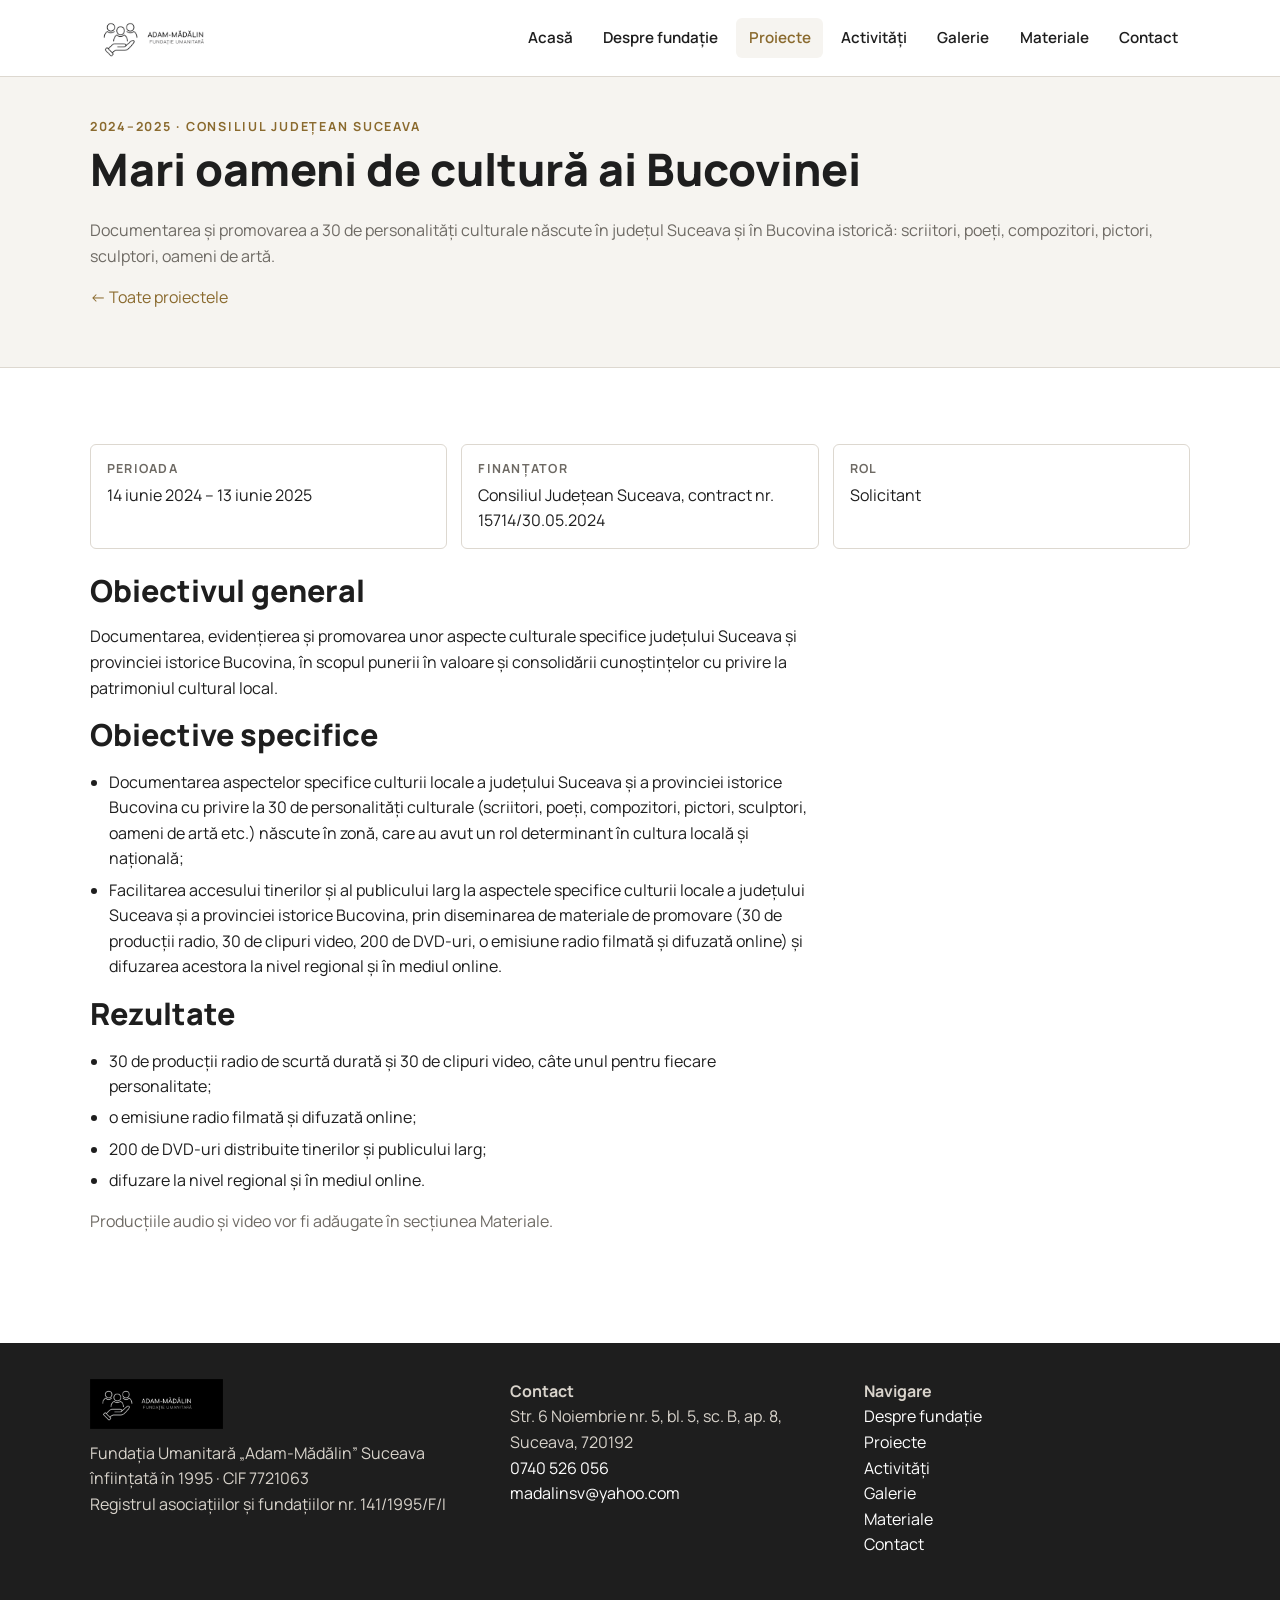
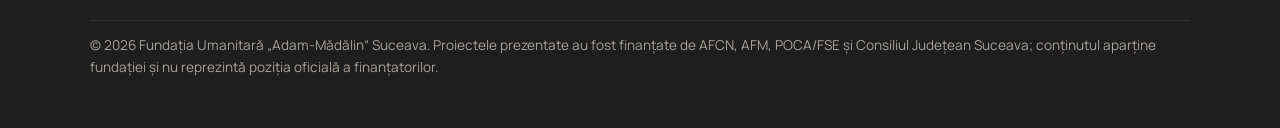
<file: proiecte/mari-oameni-de-cultura-ai-bucovinei.html>
<!doctype html>
<html lang="ro">
<head>
<meta charset="utf-8">
<meta name="viewport" content="width=device-width, initial-scale=1">
<title>Mari oameni de cultură ai Bucovinei – Fundația Umanitară „Adam-Mădălin” Suceava</title>
<meta name="description" content="30 de personalități culturale din Bucovina, documentate în 30 de producții radio și 30 de clipuri video. Proiect finanțat de Consiliul Județean Suceava, 2024–2025.">
<meta property="og:title" content="Mari oameni de cultură ai Bucovinei – Fundația Umanitară „Adam-Mădălin”">
<meta property="og:description" content="30 de personalități culturale din Bucovina, documentate în 30 de producții radio și 30 de clipuri video. Proiect finanțat de Consiliul Județean Suceava, 2024–2025.">
<meta property="og:image" content="https://www.amfundatie.ro/assets/img/sigla/sigla-patrat.png">
<meta property="og:type" content="website">
<link rel="icon" href="../assets/img/sigla/favicon-32.png" sizes="32x32">
<link rel="apple-touch-icon" href="../assets/img/sigla/semn-192.png">
<link rel="preconnect" href="https://fonts.googleapis.com"><link rel="preconnect" href="https://fonts.gstatic.com" crossorigin>
<link rel="stylesheet" href="https://fonts.googleapis.com/css2?family=Manrope:wght@500;600;700;800&display=swap">
<link rel="stylesheet" href="../assets/css/style.css">
</head>
<body>
<a class="skip" href="#main">Sari la conținut</a>
<header class="top">
  <div class="wrap">
    <a class="brand" href="../index.html" aria-label="Acasă"><img src="../assets/img/sigla/sigla-orizontal.png" alt="Fundația Umanitară Adam-Mădălin" width="150" height="56"></a>
    <button class="burger" aria-expanded="false" aria-controls="nav" onclick="var n=document.getElementById('nav');n.classList.toggle('open');this.setAttribute('aria-expanded',n.classList.contains('open'))">Meniu ☰</button>
    <nav class="nav" id="nav" aria-label="Meniu principal">
      <a href="../index.html">Acasă</a>
      <a href="../despre.html">Despre fundație</a>
      <a href="../proiecte.html" class="on">Proiecte</a>
      <a href="../activitati.html">Activități</a>
      <a href="../galerie.html">Galerie</a>
      <a href="../materiale.html">Materiale</a>
      <a href="../contact.html">Contact</a>
    </nav>
  </div>
</header>
<main id="main">
<section class="pageh"><div class="wrap"><div class="eyebrow">2024–2025 · Consiliul Județean Suceava</div><h1>Mari oameni de cultură ai Bucovinei</h1><p class="lead muted">Documentarea și promovarea a 30 de personalități culturale născute în județul Suceava și în Bucovina istorică: scriitori, poeți, compozitori, pictori, sculptori, oameni de artă.</p><p><a href="../proiecte.html">← Toate proiectele</a></p></div></section>
<section class="s"><div class="wrap">
  <div class="facts">
    <div><b>Perioada</b>14 iunie 2024 – 13 iunie 2025</div>
    <div><b>Finanțator</b>Consiliul Județean Suceava, contract nr. 15714/30.05.2024</div>
    <div><b>Rol</b>Solicitant</div>
  </div>
  <div class="prose">
    <h2>Obiectivul general</h2>
    <p>Documentarea, evidențierea și promovarea unor aspecte culturale specifice județului Suceava și provinciei istorice Bucovina, în scopul punerii în valoare și consolidării cunoștințelor cu privire la patrimoniul cultural local.</p>
    <h2>Obiective specifice</h2>
    <ul>
      <li>Documentarea aspectelor specifice culturii locale a județului Suceava și a provinciei istorice Bucovina cu privire la 30 de personalități culturale (scriitori, poeți, compozitori, pictori, sculptori, oameni de artă etc.) născute în zonă, care au avut un rol determinant în cultura locală și națională;</li>
      <li>Facilitarea accesului tinerilor și al publicului larg la aspectele specifice culturii locale a județului Suceava și a provinciei istorice Bucovina, prin diseminarea de materiale de promovare (30 de producții radio, 30 de clipuri video, 200 de DVD-uri, o emisiune radio filmată și difuzată online) și difuzarea acestora la nivel regional și în mediul online.</li>
    </ul>
    <h2>Rezultate</h2>
    <ul>
      <li>30 de producții radio de scurtă durată și 30 de clipuri video, câte unul pentru fiecare personalitate;</li>
      <li>o emisiune radio filmată și difuzată online;</li>
      <li>200 de DVD-uri distribuite tinerilor și publicului larg;</li>
      <li>difuzare la nivel regional și în mediul online.</li>
    </ul>
    <p class="muted">Producțiile audio și video vor fi adăugate în secțiunea Materiale.</p>
  </div>
</div></section>
</main>
<footer>
  <div class="wrap">
    <div>
      <img src="../assets/img/sigla/sigla-orizontal-fond-inchis.png" alt="" width="200" height="75">
      <p>Fundația Umanitară „Adam-Mădălin” Suceava<br>înființată în 1995 · CIF 7721063<br>Registrul asociațiilor și fundațiilor nr. 141/1995/F/I</p>
    </div>
    <div>
      <p><strong>Contact</strong><br>Str. 6 Noiembrie nr. 5, bl. 5, sc. B, ap. 8, Suceava, 720192<br><a href="tel:+40740526056">0740 526 056</a><br><a href="mailto:madalinsv@yahoo.com">madalinsv@yahoo.com</a></p>
    </div>
    <div>
      <p><strong>Navigare</strong><br><a href="../despre.html">Despre fundație</a><br><a href="../proiecte.html">Proiecte</a><br><a href="../activitati.html">Activități</a><br><a href="../galerie.html">Galerie</a><br><a href="../materiale.html">Materiale</a><br><a href="../contact.html">Contact</a></p>
    </div>
    <p class="small">© 2026 Fundația Umanitară „Adam-Mădălin” Suceava. Proiectele prezentate au fost finanțate de AFCN, AFM, POCA/FSE și Consiliul Județean Suceava; conținutul aparține fundației și nu reprezintă poziția oficială a finanțatorilor.</p>
  </div>
</footer>
<script src="../assets/js/site.js" defer></script>
</body>
</html>
</file>
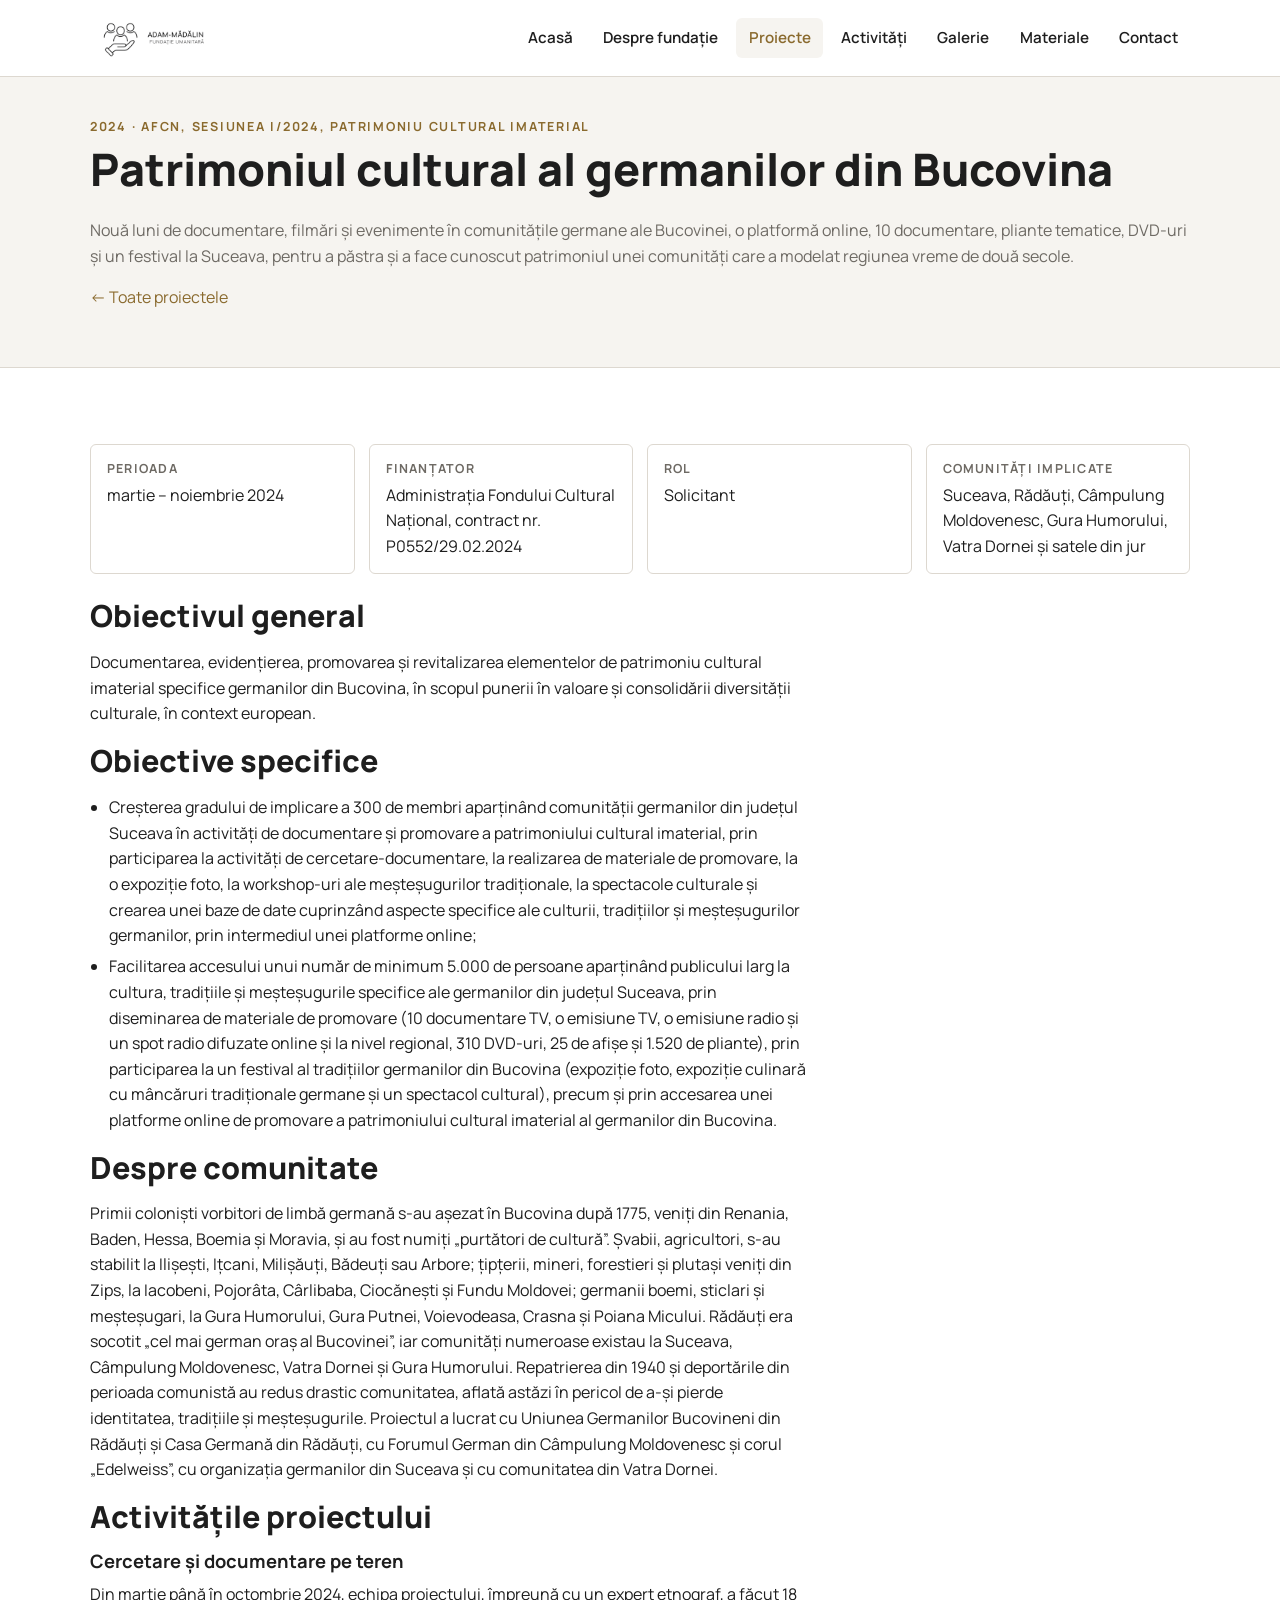
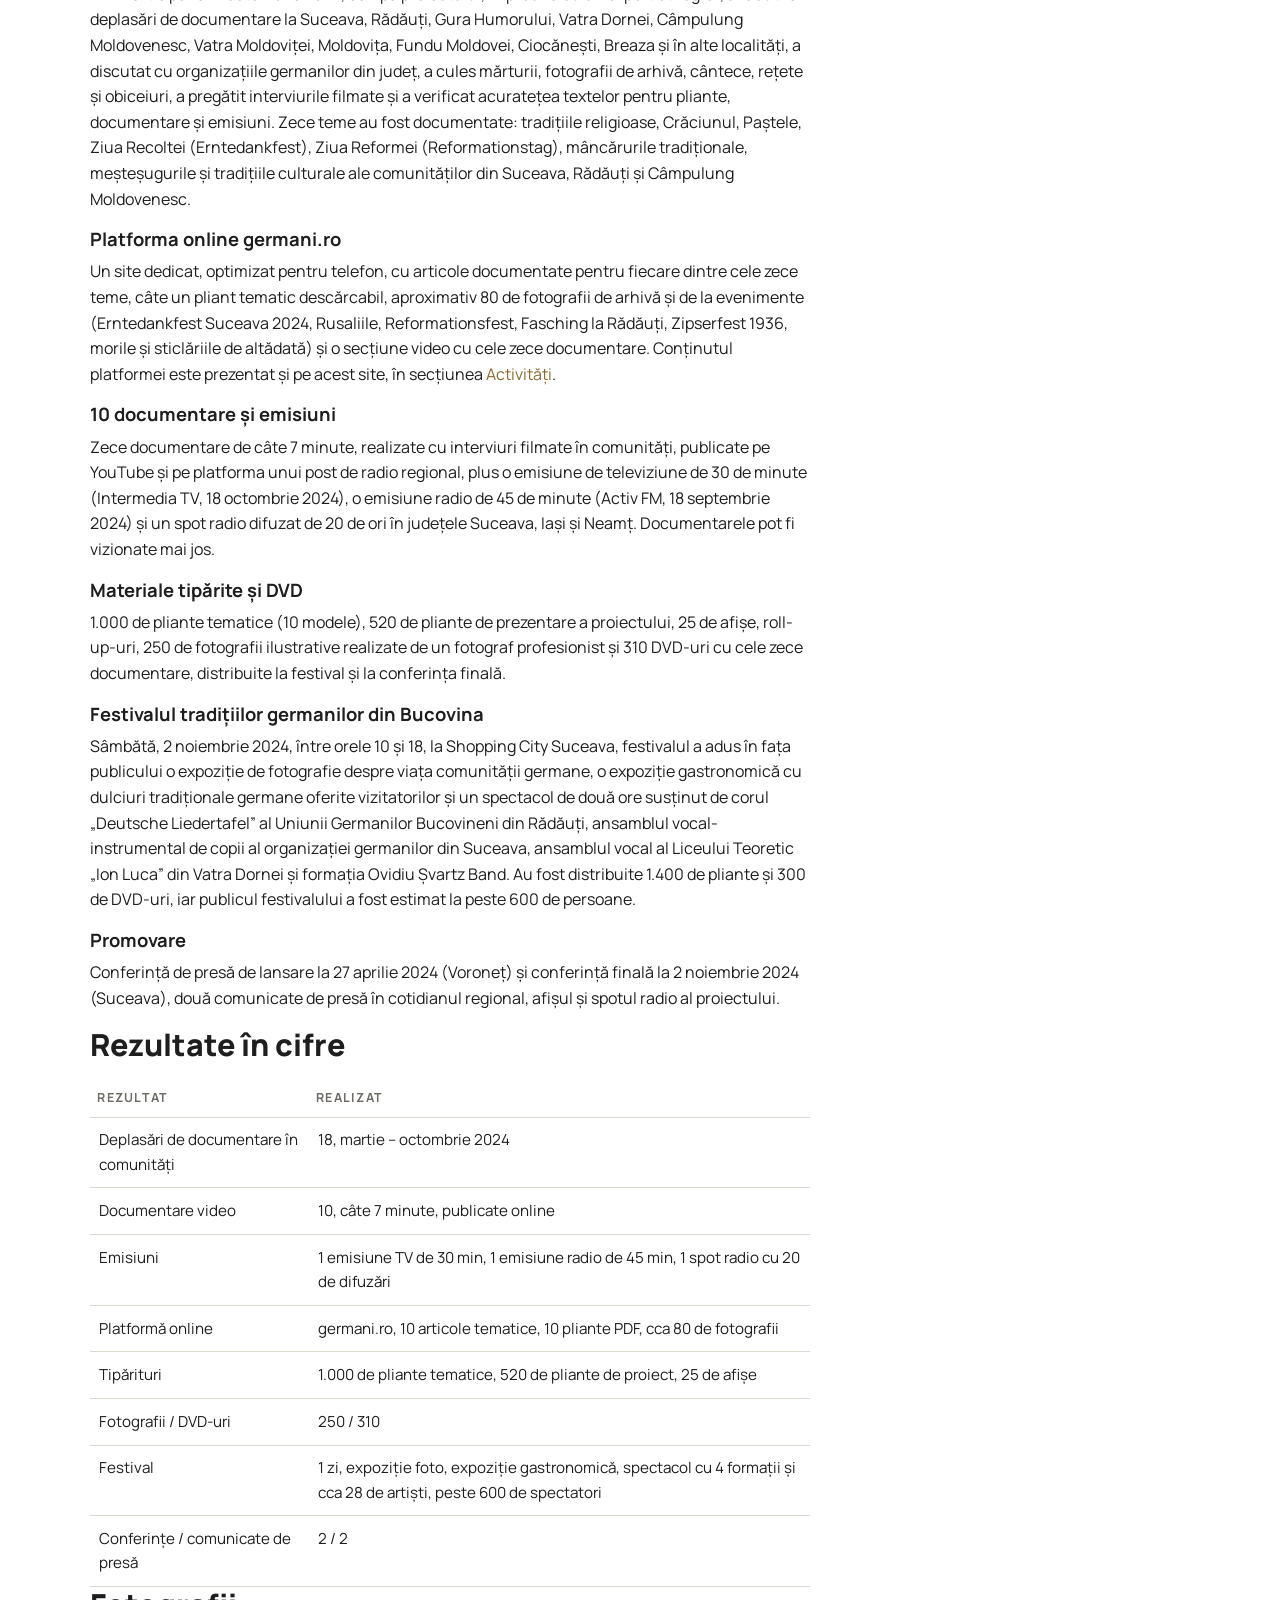
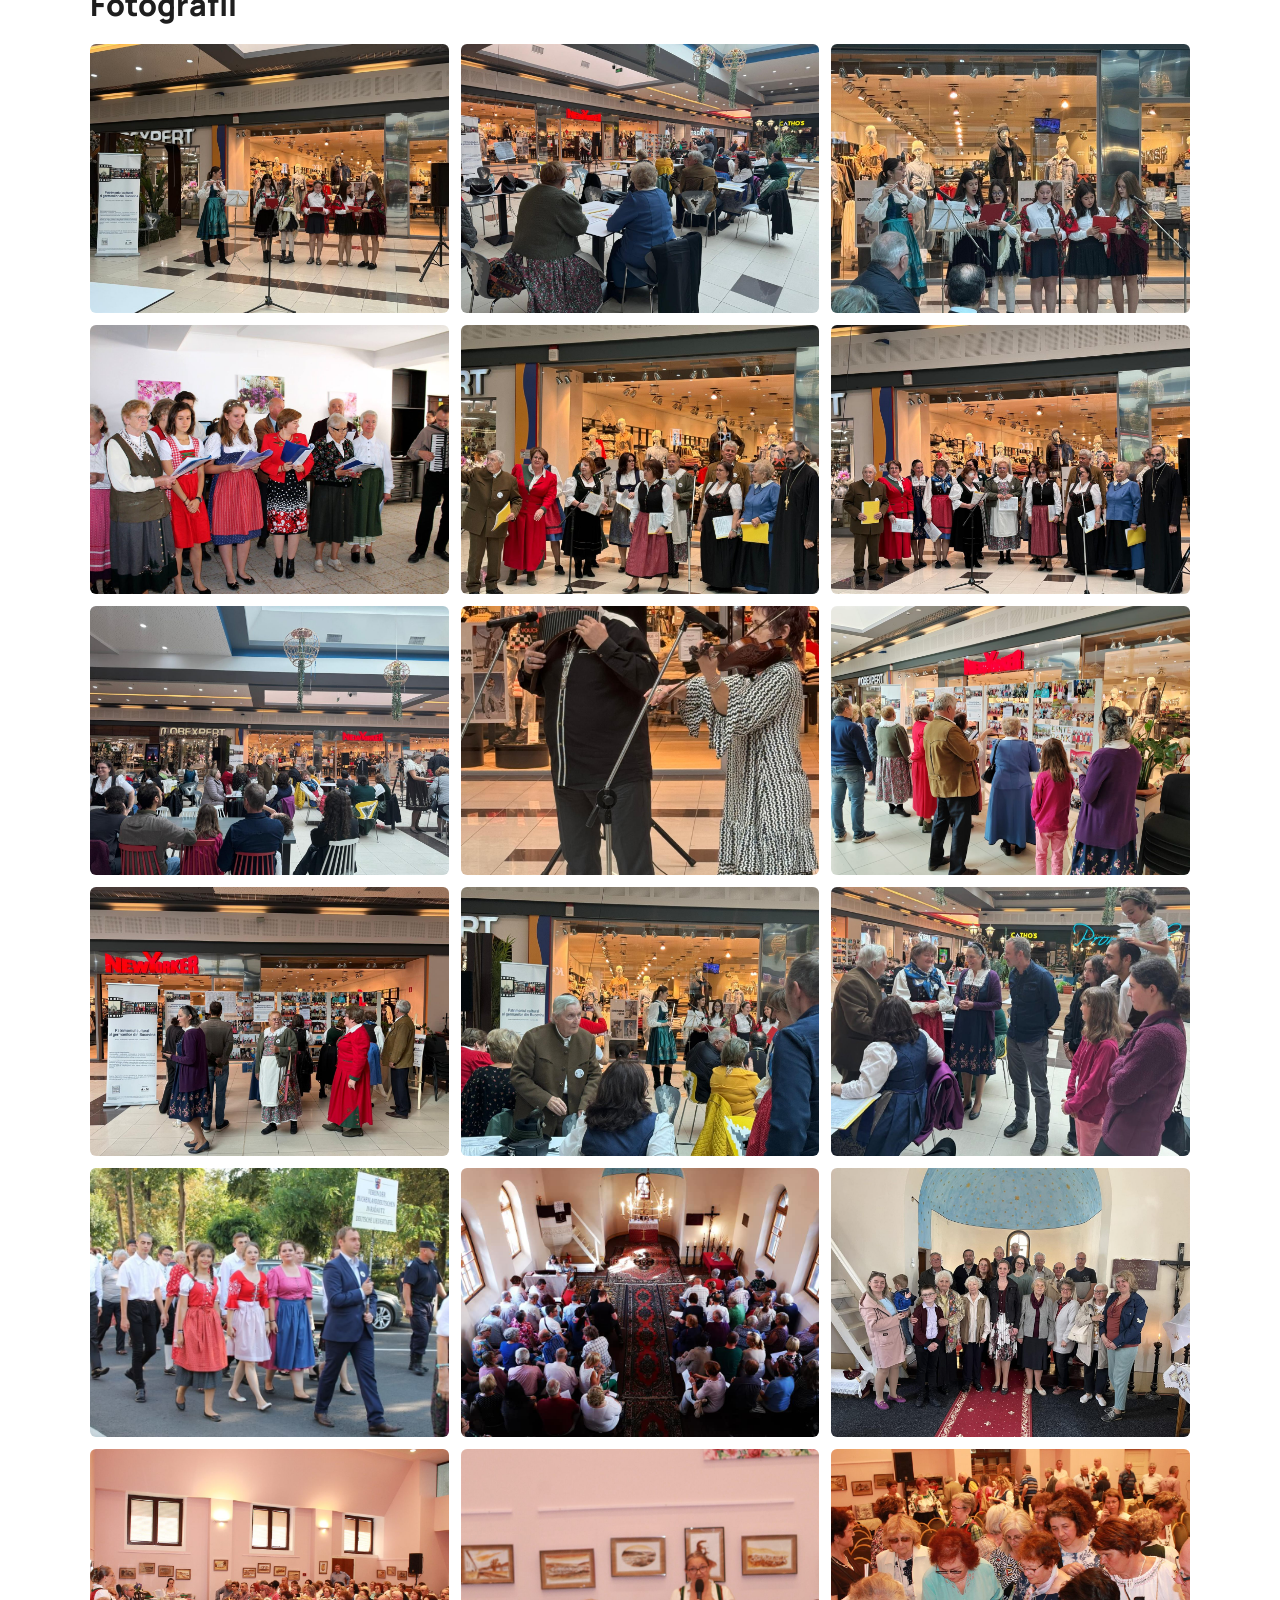
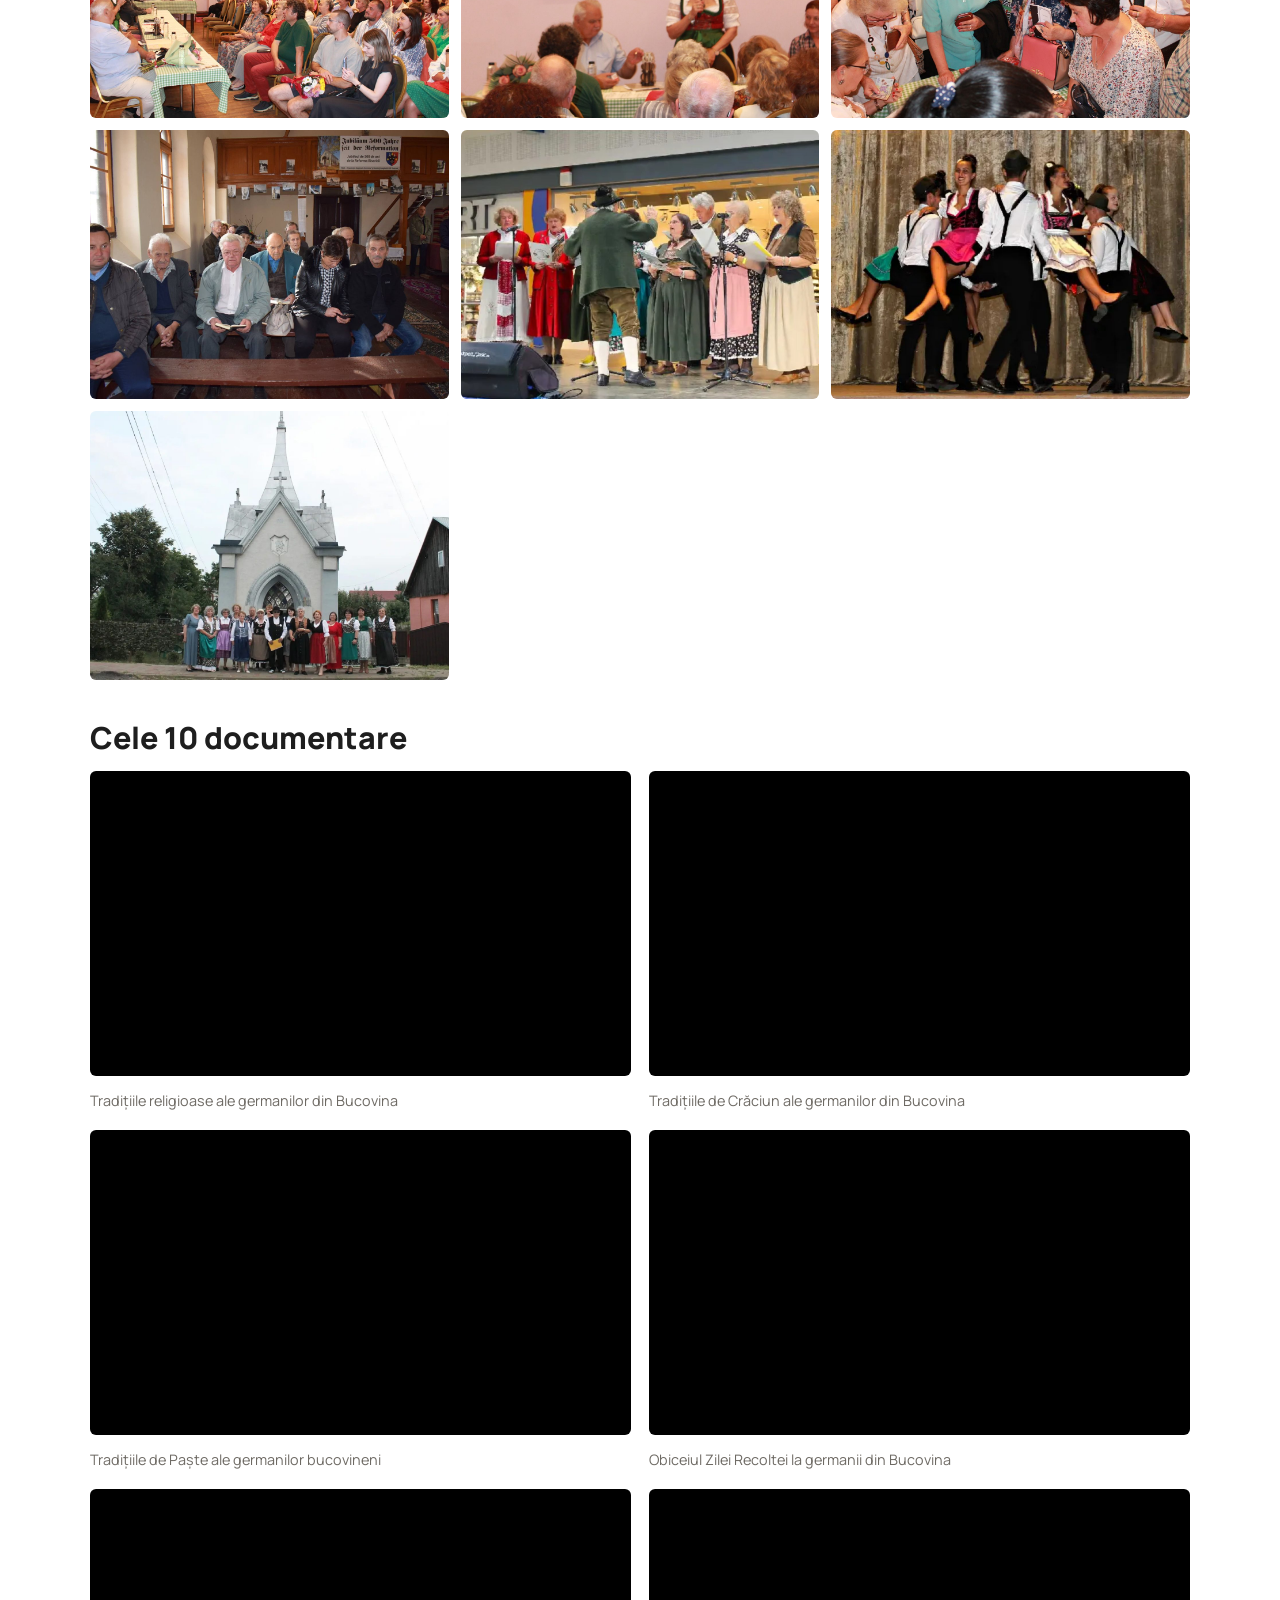
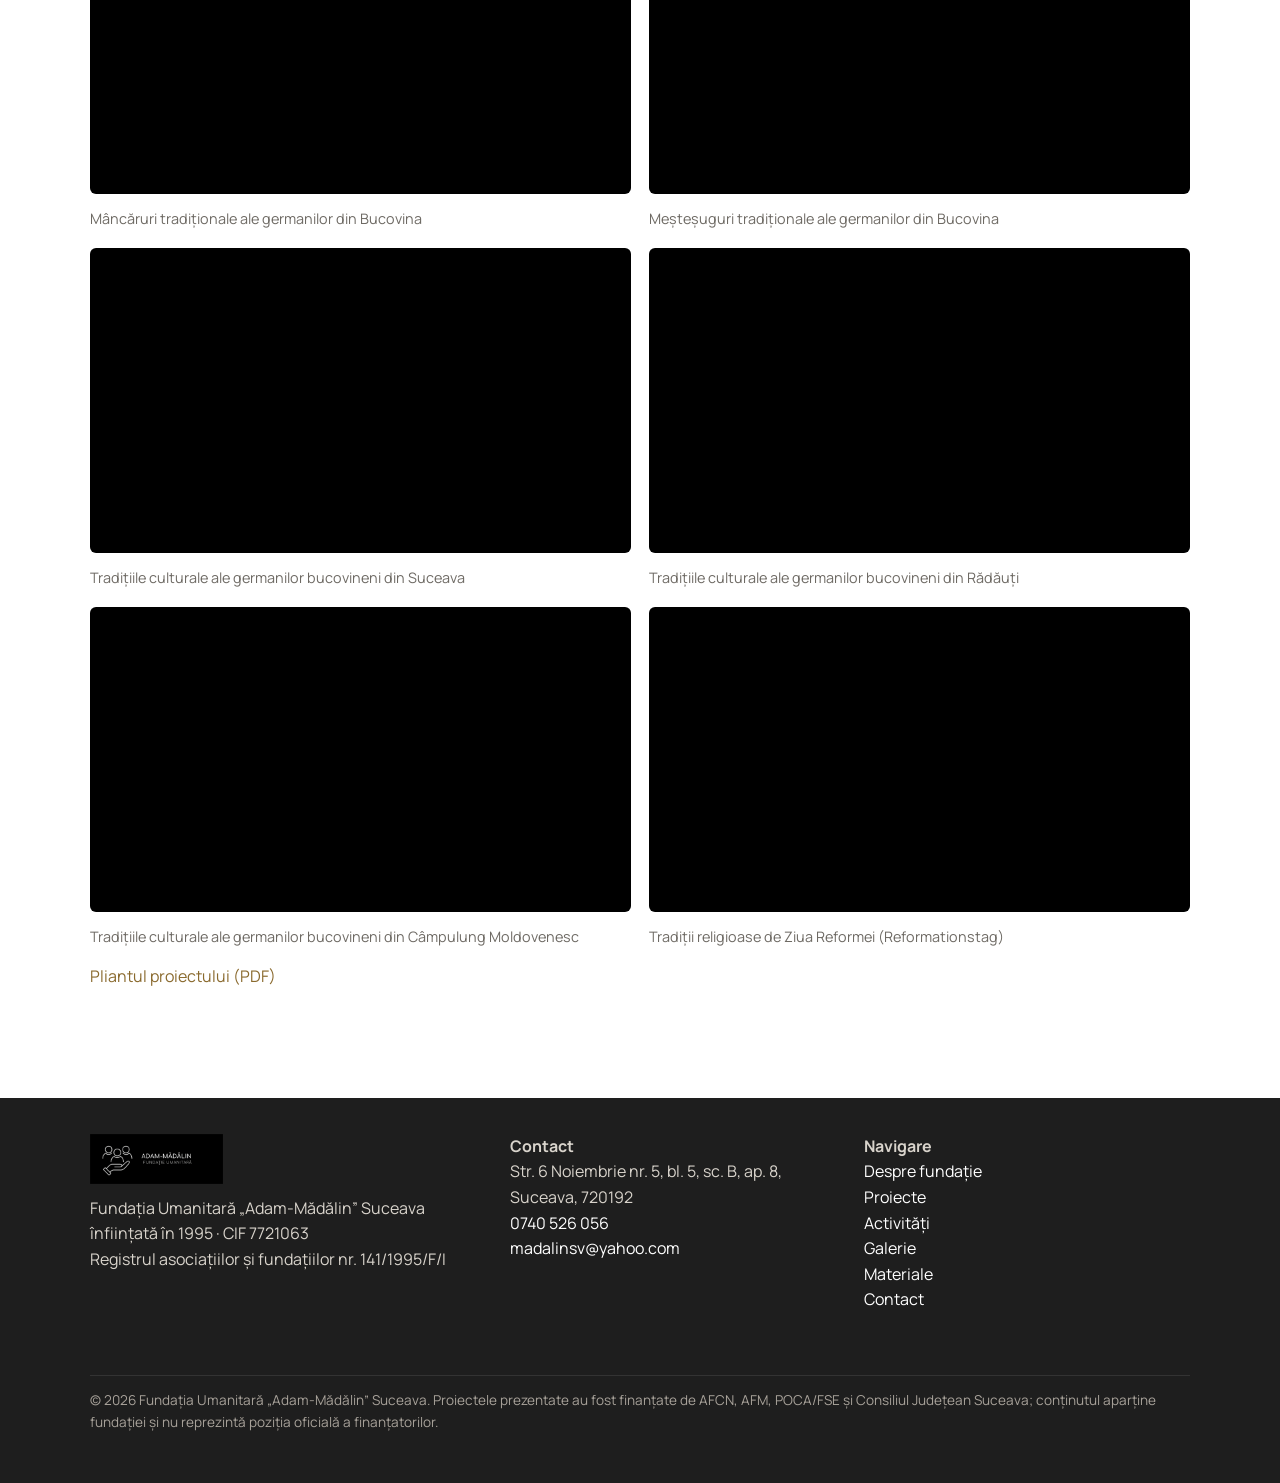
<file: proiecte/patrimoniul-germanilor-din-bucovina.html>
<!doctype html>
<html lang="ro">
<head>
<meta charset="utf-8">
<meta name="viewport" content="width=device-width, initial-scale=1">
<title>Patrimoniul cultural al germanilor din Bucovina – Fundația Umanitară „Adam-Mădălin” Suceava</title>
<meta name="description" content="Proiect AFCN I/2024: documentare în comunitățile germane din Suceava, Rădăuți, Câmpulung Moldovenesc, Gura Humorului și Vatra Dornei, 10 documentare, platforma germani.ro, pliante tematice, DVD și Festivalul tradițiilor germanilor din Bucovina.">
<meta property="og:title" content="Patrimoniul cultural al germanilor din Bucovina – Fundația Umanitară „Adam-Mădălin”">
<meta property="og:description" content="Proiect AFCN I/2024: documentare în comunitățile germane din Suceava, Rădăuți, Câmpulung Moldovenesc, Gura Humorului și Vatra Dornei, 10 documentare, platforma germani.ro, pliante tematice, DVD și Festivalul tradițiilor germanilor din Bucovina.">
<meta property="og:image" content="https://www.amfundatie.ro/assets/img/sigla/sigla-patrat.png">
<meta property="og:type" content="website">
<link rel="icon" href="../assets/img/sigla/favicon-32.png" sizes="32x32">
<link rel="apple-touch-icon" href="../assets/img/sigla/semn-192.png">
<link rel="preconnect" href="https://fonts.googleapis.com"><link rel="preconnect" href="https://fonts.gstatic.com" crossorigin>
<link rel="stylesheet" href="https://fonts.googleapis.com/css2?family=Manrope:wght@500;600;700;800&display=swap">
<link rel="stylesheet" href="../assets/css/style.css">
</head>
<body>
<a class="skip" href="#main">Sari la conținut</a>
<header class="top">
  <div class="wrap">
    <a class="brand" href="../index.html" aria-label="Acasă"><img src="../assets/img/sigla/sigla-orizontal.png" alt="Fundația Umanitară Adam-Mădălin" width="150" height="56"></a>
    <button class="burger" aria-expanded="false" aria-controls="nav" onclick="var n=document.getElementById('nav');n.classList.toggle('open');this.setAttribute('aria-expanded',n.classList.contains('open'))">Meniu ☰</button>
    <nav class="nav" id="nav" aria-label="Meniu principal">
      <a href="../index.html">Acasă</a>
      <a href="../despre.html">Despre fundație</a>
      <a href="../proiecte.html" class="on">Proiecte</a>
      <a href="../activitati.html">Activități</a>
      <a href="../galerie.html">Galerie</a>
      <a href="../materiale.html">Materiale</a>
      <a href="../contact.html">Contact</a>
    </nav>
  </div>
</header>
<main id="main">
<section class="pageh"><div class="wrap"><div class="eyebrow">2024 · AFCN, sesiunea I/2024, Patrimoniu cultural imaterial</div><h1>Patrimoniul cultural al germanilor din Bucovina</h1><p class="lead muted">Nouă luni de documentare, filmări și evenimente în comunitățile germane ale Bucovinei, o platformă online, 10 documentare, pliante tematice, DVD-uri și un festival la Suceava, pentru a păstra și a face cunoscut patrimoniul unei comunități care a modelat regiunea vreme de două secole.</p><p><a href="../proiecte.html">← Toate proiectele</a></p></div></section>
<section class="s"><div class="wrap">
  <div class="facts">
    <div><b>Perioada</b>martie – noiembrie 2024</div>
    <div><b>Finanțator</b>Administrația Fondului Cultural Național, contract nr. P0552/29.02.2024</div>
    <div><b>Rol</b>Solicitant</div>
    <div><b>Comunități implicate</b>Suceava, Rădăuți, Câmpulung Moldovenesc, Gura Humorului, Vatra Dornei și satele din jur</div>
  </div>
  <div class="prose">
    <h2>Obiectivul general</h2>
    <p>Documentarea, evidențierea, promovarea și revitalizarea elementelor de patrimoniu cultural imaterial specifice germanilor din Bucovina, în scopul punerii în valoare și consolidării diversității culturale, în context european.</p>
    <h2>Obiective specifice</h2>
    <ul>
      <li>Creșterea gradului de implicare a 300 de membri aparținând comunității germanilor din județul Suceava în activități de documentare și promovare a patrimoniului cultural imaterial, prin participarea la activități de cercetare-documentare, la realizarea de materiale de promovare, la o expoziție foto, la workshop-uri ale meșteșugurilor tradiționale, la spectacole culturale și crearea unei baze de date cuprinzând aspecte specifice ale culturii, tradițiilor și meșteșugurilor germanilor, prin intermediul unei platforme online;</li>
      <li>Facilitarea accesului unui număr de minimum 5.000 de persoane aparținând publicului larg la cultura, tradițiile și meșteșugurile specifice ale germanilor din județul Suceava, prin diseminarea de materiale de promovare (10 documentare TV, o emisiune TV, o emisiune radio și un spot radio difuzate online și la nivel regional, 310 DVD-uri, 25 de afișe și 1.520 de pliante), prin participarea la un festival al tradițiilor germanilor din Bucovina (expoziție foto, expoziție culinară cu mâncăruri tradiționale germane și un spectacol cultural), precum și prin accesarea unei platforme online de promovare a patrimoniului cultural imaterial al germanilor din Bucovina.</li>
    </ul>
    <h2>Despre comunitate</h2>
    <p>Primii coloniști vorbitori de limbă germană s-au așezat în Bucovina după 1775, veniți din Renania, Baden, Hessa, Boemia și Moravia, și au fost numiți „purtători de cultură”. Șvabii, agricultori, s-au stabilit la Ilișești, Ițcani, Milișăuți, Bădeuți sau Arbore; țipțerii, mineri, forestieri și plutași veniți din Zips, la Iacobeni, Pojorâta, Cârlibaba, Ciocănești și Fundu Moldovei; germanii boemi, sticlari și meșteșugari, la Gura Humorului, Gura Putnei, Voievodeasa, Crasna și Poiana Micului. Rădăuți era socotit „cel mai german oraș al Bucovinei”, iar comunități numeroase existau la Suceava, Câmpulung Moldovenesc, Vatra Dornei și Gura Humorului. Repatrierea din 1940 și deportările din perioada comunistă au redus drastic comunitatea, aflată astăzi în pericol de a-și pierde identitatea, tradițiile și meșteșugurile. Proiectul a lucrat cu Uniunea Germanilor Bucovineni din Rădăuți și Casa Germană din Rădăuți, cu Forumul German din Câmpulung Moldovenesc și corul „Edelweiss”, cu organizația germanilor din Suceava și cu comunitatea din Vatra Dornei.</p>
    <h2>Activitățile proiectului</h2>
    <h3>Cercetare și documentare pe teren</h3>
    <p>Din martie până în octombrie 2024, echipa proiectului, împreună cu un expert etnograf, a făcut 18 deplasări de documentare la Suceava, Rădăuți, Gura Humorului, Vatra Dornei, Câmpulung Moldovenesc, Vatra Moldoviței, Moldovița, Fundu Moldovei, Ciocănești, Breaza și în alte localități, a discutat cu organizațiile germanilor din județ, a cules mărturii, fotografii de arhivă, cântece, rețete și obiceiuri, a pregătit interviurile filmate și a verificat acuratețea textelor pentru pliante, documentare și emisiuni. Zece teme au fost documentate: tradițiile religioase, Crăciunul, Paștele, Ziua Recoltei (Erntedankfest), Ziua Reformei (Reformationstag), mâncărurile tradiționale, meșteșugurile și tradițiile culturale ale comunităților din Suceava, Rădăuți și Câmpulung Moldovenesc.</p>
    <h3>Platforma online germani.ro</h3>
    <p>Un site dedicat, optimizat pentru telefon, cu articole documentate pentru fiecare dintre cele zece teme, câte un pliant tematic descărcabil, aproximativ 80 de fotografii de arhivă și de la evenimente (Erntedankfest Suceava 2024, Rusaliile, Reformationsfest, Fasching la Rădăuți, Zipserfest 1936, morile și sticlăriile de altădată) și o secțiune video cu cele zece documentare. Conținutul platformei este prezentat și pe acest site, în secțiunea <a href="../activitati.html">Activități</a>.</p>
    <h3>10 documentare și emisiuni</h3>
    <p>Zece documentare de câte 7 minute, realizate cu interviuri filmate în comunități, publicate pe YouTube și pe platforma unui post de radio regional, plus o emisiune de televiziune de 30 de minute (Intermedia TV, 18 octombrie 2024), o emisiune radio de 45 de minute (Activ FM, 18 septembrie 2024) și un spot radio difuzat de 20 de ori în județele Suceava, Iași și Neamț. Documentarele pot fi vizionate mai jos.</p>
    <h3>Materiale tipărite și DVD</h3>
    <p>1.000 de pliante tematice (10 modele), 520 de pliante de prezentare a proiectului, 25 de afișe, roll-up-uri, 250 de fotografii ilustrative realizate de un fotograf profesionist și 310 DVD-uri cu cele zece documentare, distribuite la festival și la conferința finală.</p>
    <h3>Festivalul tradițiilor germanilor din Bucovina</h3>
    <p>Sâmbătă, 2 noiembrie 2024, între orele 10 și 18, la Shopping City Suceava, festivalul a adus în fața publicului o expoziție de fotografie despre viața comunității germane, o expoziție gastronomică cu dulciuri tradiționale germane oferite vizitatorilor și un spectacol de două ore susținut de corul „Deutsche Liedertafel” al Uniunii Germanilor Bucovineni din Rădăuți, ansamblul vocal-instrumental de copii al organizației germanilor din Suceava, ansamblul vocal al Liceului Teoretic „Ion Luca” din Vatra Dornei și formația Ovidiu Șvartz Band. Au fost distribuite 1.400 de pliante și 300 de DVD-uri, iar publicul festivalului a fost estimat la peste 600 de persoane.</p>
    <h3>Promovare</h3>
    <p>Conferință de presă de lansare la 27 aprilie 2024 (Voroneț) și conferință finală la 2 noiembrie 2024 (Suceava), două comunicate de presă în cotidianul regional, afișul și spotul radio al proiectului.</p>
    <h2>Rezultate în cifre</h2>
    <div class="tblwrap"><table class="tbl">
      <thead><tr><th>Rezultat</th><th>Realizat</th></tr></thead>
      <tbody>
        <tr><td>Deplasări de documentare în comunități</td><td>18, martie – octombrie 2024</td></tr>
        <tr><td>Documentare video</td><td>10, câte 7 minute, publicate online</td></tr>
        <tr><td>Emisiuni</td><td>1 emisiune TV de 30 min, 1 emisiune radio de 45 min, 1 spot radio cu 20 de difuzări</td></tr>
        <tr><td>Platformă online</td><td>germani.ro, 10 articole tematice, 10 pliante PDF, cca 80 de fotografii</td></tr>
        <tr><td>Tipărituri</td><td>1.000 de pliante tematice, 520 de pliante de proiect, 25 de afișe</td></tr>
        <tr><td>Fotografii / DVD-uri</td><td>250 / 310</td></tr>
        <tr><td>Festival</td><td>1 zi, expoziție foto, expoziție gastronomică, spectacol cu 4 formații și cca 28 de artiști, peste 600 de spectatori</td></tr>
        <tr><td>Conferințe / comunicate de presă</td><td>2 / 2</td></tr>
      </tbody>
    </table></div>
  </div>
  <h2>Fotografii</h2>
  <div class="gal">
<a class="ph" href="#" data-src="../assets/img/germani/festival-cor-elevi.jpg"><img src="../assets/img/germani/festival-cor-elevi.jpg" alt="" loading="lazy" draggable="false"></a>
<a class="ph" href="#" data-src="../assets/img/germani/festival-public-1.jpg"><img src="../assets/img/germani/festival-public-1.jpg" alt="" loading="lazy" draggable="false"></a>
<a class="ph" href="#" data-src="../assets/img/germani/festival-elevi-costume.jpg"><img src="../assets/img/germani/festival-elevi-costume.jpg" alt="" loading="lazy" draggable="false"></a>
<a class="ph" href="#" data-src="../assets/img/germani/grup-costume.jpg"><img src="../assets/img/germani/grup-costume.jpg" alt="" loading="lazy" draggable="false"></a>
<a class="ph" href="#" data-src="../assets/img/germani/cor-1.jpg"><img src="../assets/img/germani/cor-1.jpg" alt="" loading="lazy" draggable="false"></a>
<a class="ph" href="#" data-src="../assets/img/germani/cor-2.jpg"><img src="../assets/img/germani/cor-2.jpg" alt="" loading="lazy" draggable="false"></a>
<a class="ph" href="#" data-src="../assets/img/germani/festival-public-2.jpg"><img src="../assets/img/germani/festival-public-2.jpg" alt="" loading="lazy" draggable="false"></a>
<a class="ph" href="#" data-src="../assets/img/germani/festival-nai-vioara.jpg"><img src="../assets/img/germani/festival-nai-vioara.jpg" alt="" loading="lazy" draggable="false"></a>
<a class="ph" href="#" data-src="../assets/img/germani/festival-expozitie-vizitatori.jpg"><img src="../assets/img/germani/festival-expozitie-vizitatori.jpg" alt="" loading="lazy" draggable="false"></a>
<a class="ph" href="#" data-src="../assets/img/germani/expozitie.jpg"><img src="../assets/img/germani/expozitie.jpg" alt="" loading="lazy" draggable="false"></a>
<a class="ph" href="#" data-src="../assets/img/germani/festival-standuri.jpg"><img src="../assets/img/germani/festival-standuri.jpg" alt="" loading="lazy" draggable="false"></a>
<a class="ph" href="#" data-src="../assets/img/germani/interviu.jpg"><img src="../assets/img/germani/interviu.jpg" alt="" loading="lazy" draggable="false"></a>
<a class="ph" href="#" data-src="../assets/img/germani/procesiune.jpg"><img src="../assets/img/germani/procesiune.jpg" alt="" loading="lazy" draggable="false"></a>
<a class="ph" href="#" data-src="../assets/img/germani/biserica.jpg"><img src="../assets/img/germani/biserica.jpg" alt="" loading="lazy" draggable="false"></a>
<a class="ph" href="#" data-src="../assets/img/germani/grup-biserica.jpg"><img src="../assets/img/germani/grup-biserica.jpg" alt="" loading="lazy" draggable="false"></a>
<a class="ph" href="#" data-src="../assets/img/germani/sala-radauti.jpg"><img src="../assets/img/germani/sala-radauti.jpg" alt="" loading="lazy" draggable="false"></a>
<a class="ph" href="#" data-src="../assets/img/germani/radauti-30-ani.jpg"><img src="../assets/img/germani/radauti-30-ani.jpg" alt="" loading="lazy" draggable="false"></a>
<a class="ph" href="#" data-src="../assets/img/germani/public.jpg"><img src="../assets/img/germani/public.jpg" alt="" loading="lazy" draggable="false"></a>
<a class="ph" href="#" data-src="../assets/img/germani/comunitate-sala.jpg"><img src="../assets/img/germani/comunitate-sala.jpg" alt="" loading="lazy" draggable="false"></a>
<a class="ph" href="#" data-src="../assets/img/germani/comunitate.jpg"><img src="../assets/img/germani/comunitate.jpg" alt="" loading="lazy" draggable="false"></a>
<a class="ph" href="#" data-src="../assets/img/germani/dans.jpg"><img src="../assets/img/germani/dans.jpg" alt="" loading="lazy" draggable="false"></a>
<a class="ph" href="#" data-src="../assets/img/germani/hram-sf-rochus.jpg"><img src="../assets/img/germani/hram-sf-rochus.jpg" alt="" loading="lazy" draggable="false"></a>
</div>
  <h2 style="margin-top:40px">Cele 10 documentare</h2>
  <div class="videos">
<figure style="margin:0"><iframe src="https://www.youtube-nocookie.com/embed/uBlCPUaZeXA" title="Tradițiile religioase ale germanilor din Bucovina" loading="lazy" allow="accelerometer; encrypted-media; picture-in-picture" allowfullscreen></iframe><figcaption class="muted" style="font-size:.9rem;margin-top:6px">Tradițiile religioase ale germanilor din Bucovina</figcaption></figure>
<figure style="margin:0"><iframe src="https://www.youtube-nocookie.com/embed/9U8wJTR1Jm4" title="Tradițiile de Crăciun ale germanilor din Bucovina" loading="lazy" allow="accelerometer; encrypted-media; picture-in-picture" allowfullscreen></iframe><figcaption class="muted" style="font-size:.9rem;margin-top:6px">Tradițiile de Crăciun ale germanilor din Bucovina</figcaption></figure>
<figure style="margin:0"><iframe src="https://www.youtube-nocookie.com/embed/pfsA9Uuj_6g" title="Tradițiile de Paște ale germanilor bucovineni" loading="lazy" allow="accelerometer; encrypted-media; picture-in-picture" allowfullscreen></iframe><figcaption class="muted" style="font-size:.9rem;margin-top:6px">Tradițiile de Paște ale germanilor bucovineni</figcaption></figure>
<figure style="margin:0"><iframe src="https://www.youtube-nocookie.com/embed/9xrNr45bf9I" title="Obiceiul Zilei Recoltei la germanii din Bucovina" loading="lazy" allow="accelerometer; encrypted-media; picture-in-picture" allowfullscreen></iframe><figcaption class="muted" style="font-size:.9rem;margin-top:6px">Obiceiul Zilei Recoltei la germanii din Bucovina</figcaption></figure>
<figure style="margin:0"><iframe src="https://www.youtube-nocookie.com/embed/5M8CwhEfaNI" title="Mâncăruri tradiționale ale germanilor din Bucovina" loading="lazy" allow="accelerometer; encrypted-media; picture-in-picture" allowfullscreen></iframe><figcaption class="muted" style="font-size:.9rem;margin-top:6px">Mâncăruri tradiționale ale germanilor din Bucovina</figcaption></figure>
<figure style="margin:0"><iframe src="https://www.youtube-nocookie.com/embed/foA3j-uucKk" title="Meșteșuguri tradiționale ale germanilor din Bucovina" loading="lazy" allow="accelerometer; encrypted-media; picture-in-picture" allowfullscreen></iframe><figcaption class="muted" style="font-size:.9rem;margin-top:6px">Meșteșuguri tradiționale ale germanilor din Bucovina</figcaption></figure>
<figure style="margin:0"><iframe src="https://www.youtube-nocookie.com/embed/6DZZIMXPaCo" title="Tradițiile culturale ale germanilor bucovineni din Suceava" loading="lazy" allow="accelerometer; encrypted-media; picture-in-picture" allowfullscreen></iframe><figcaption class="muted" style="font-size:.9rem;margin-top:6px">Tradițiile culturale ale germanilor bucovineni din Suceava</figcaption></figure>
<figure style="margin:0"><iframe src="https://www.youtube-nocookie.com/embed/wXVNJDSWNQU" title="Tradițiile culturale ale germanilor bucovineni din Rădăuți" loading="lazy" allow="accelerometer; encrypted-media; picture-in-picture" allowfullscreen></iframe><figcaption class="muted" style="font-size:.9rem;margin-top:6px">Tradițiile culturale ale germanilor bucovineni din Rădăuți</figcaption></figure>
<figure style="margin:0"><iframe src="https://www.youtube-nocookie.com/embed/TAf6EuvIZgs" title="Tradițiile culturale ale germanilor bucovineni din Câmpulung Moldovenesc" loading="lazy" allow="accelerometer; encrypted-media; picture-in-picture" allowfullscreen></iframe><figcaption class="muted" style="font-size:.9rem;margin-top:6px">Tradițiile culturale ale germanilor bucovineni din Câmpulung Moldovenesc</figcaption></figure>
<figure style="margin:0"><iframe src="https://www.youtube-nocookie.com/embed/2Vc9gYUO-XU" title="Tradiții religioase de Ziua Reformei (Reformationstag)" loading="lazy" allow="accelerometer; encrypted-media; picture-in-picture" allowfullscreen></iframe><figcaption class="muted" style="font-size:.9rem;margin-top:6px">Tradiții religioase de Ziua Reformei (Reformationstag)</figcaption></figure>
</div>
  <p style="margin-top:16px"><a href="../assets/docs/germani-pliant.pdf" target="_blank" rel="noopener">Pliantul proiectului (PDF)</a></p>
</div></section>
</main>
<footer>
  <div class="wrap">
    <div>
      <img src="../assets/img/sigla/sigla-orizontal-fond-inchis.png" alt="" width="200" height="75">
      <p>Fundația Umanitară „Adam-Mădălin” Suceava<br>înființată în 1995 · CIF 7721063<br>Registrul asociațiilor și fundațiilor nr. 141/1995/F/I</p>
    </div>
    <div>
      <p><strong>Contact</strong><br>Str. 6 Noiembrie nr. 5, bl. 5, sc. B, ap. 8, Suceava, 720192<br><a href="tel:+40740526056">0740 526 056</a><br><a href="mailto:madalinsv@yahoo.com">madalinsv@yahoo.com</a></p>
    </div>
    <div>
      <p><strong>Navigare</strong><br><a href="../despre.html">Despre fundație</a><br><a href="../proiecte.html">Proiecte</a><br><a href="../activitati.html">Activități</a><br><a href="../galerie.html">Galerie</a><br><a href="../materiale.html">Materiale</a><br><a href="../contact.html">Contact</a></p>
    </div>
    <p class="small">© 2026 Fundația Umanitară „Adam-Mădălin” Suceava. Proiectele prezentate au fost finanțate de AFCN, AFM, POCA/FSE și Consiliul Județean Suceava; conținutul aparține fundației și nu reprezintă poziția oficială a finanțatorilor.</p>
  </div>
</footer>
<script src="../assets/js/site.js" defer></script>
</body>
</html>
</file>
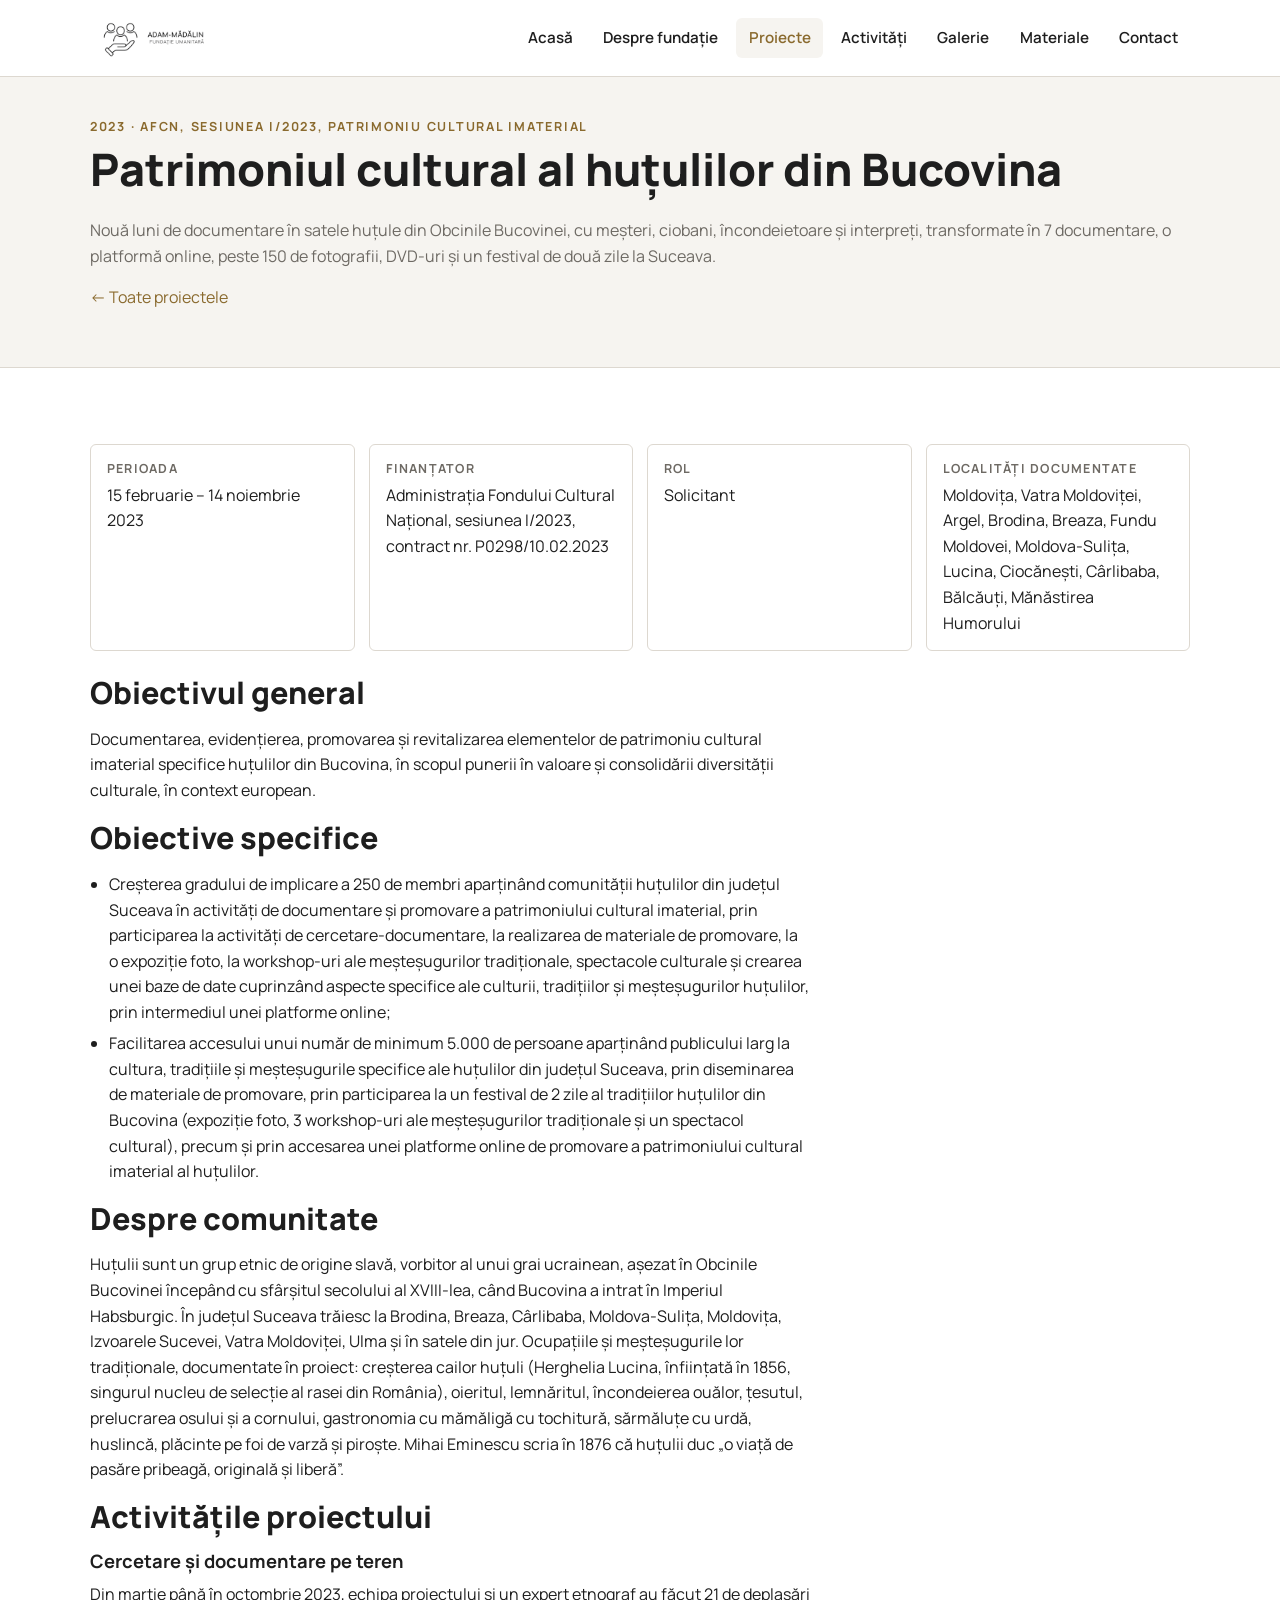
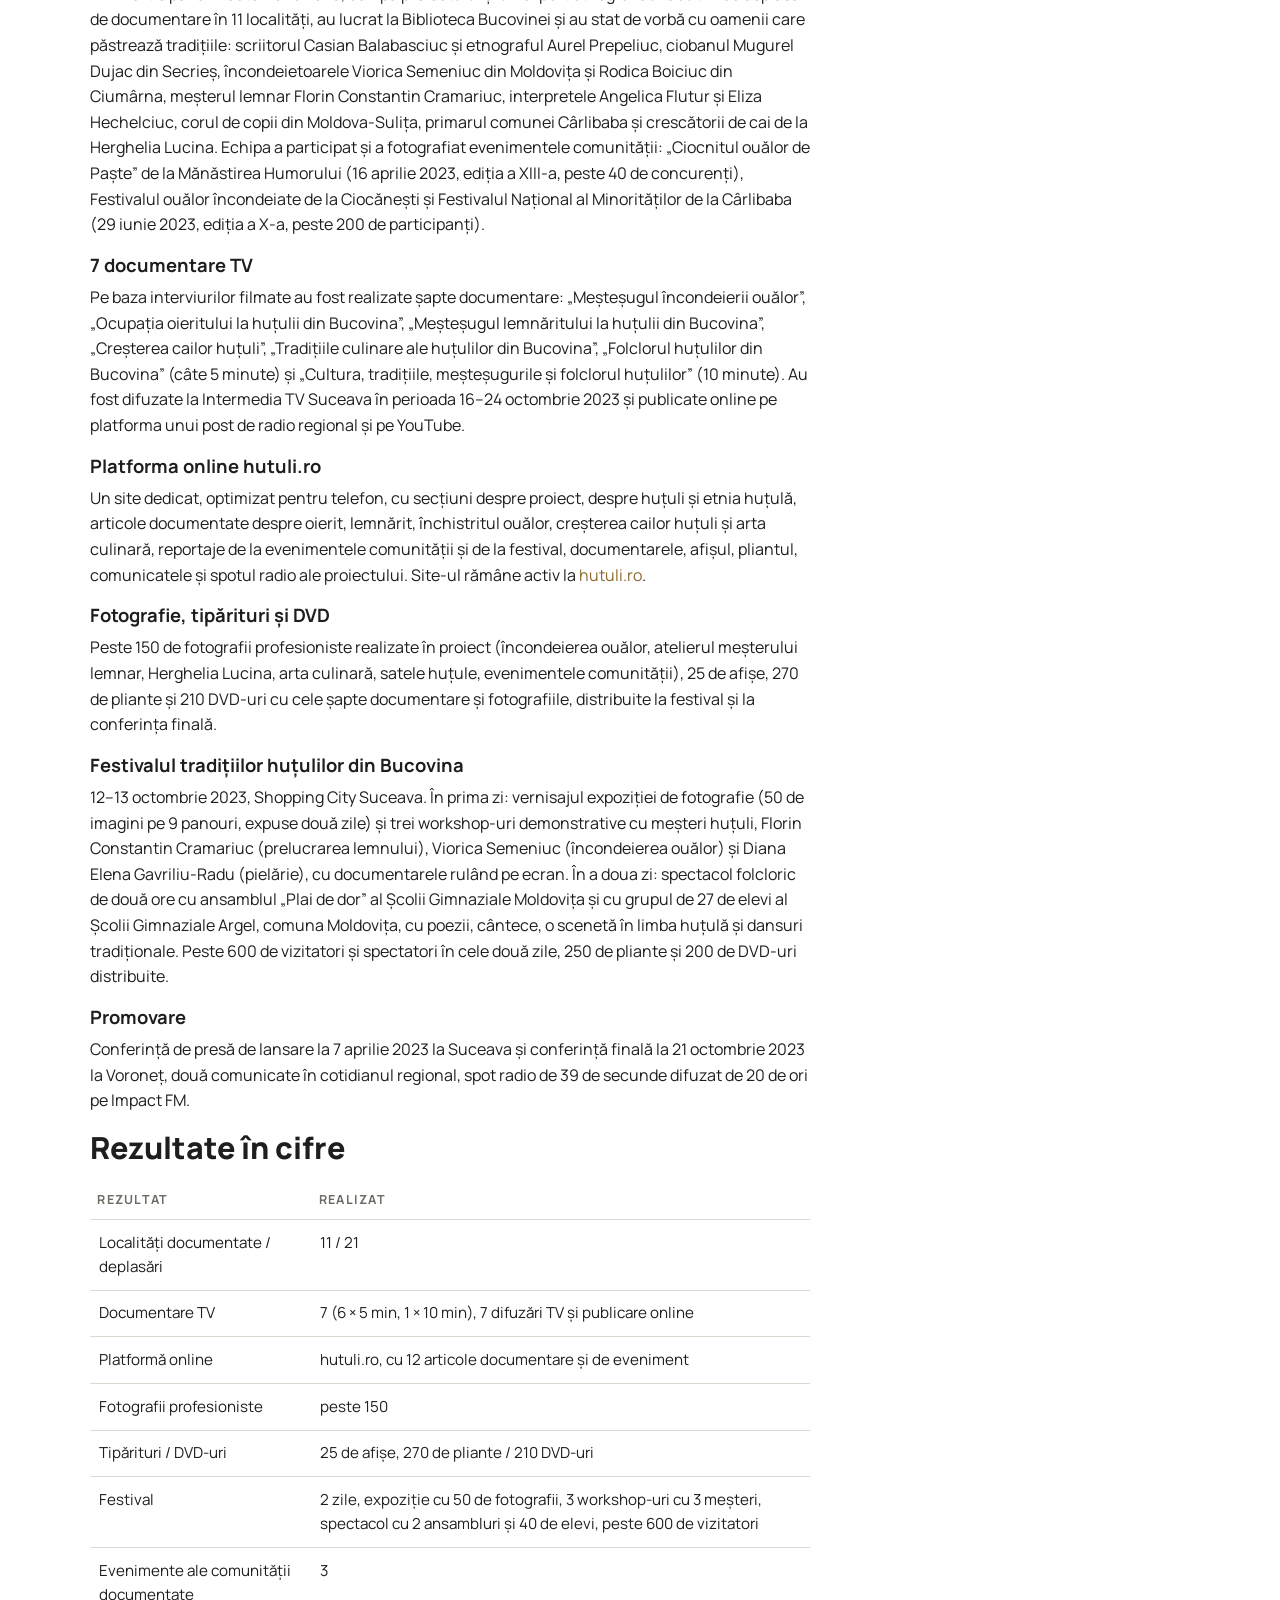
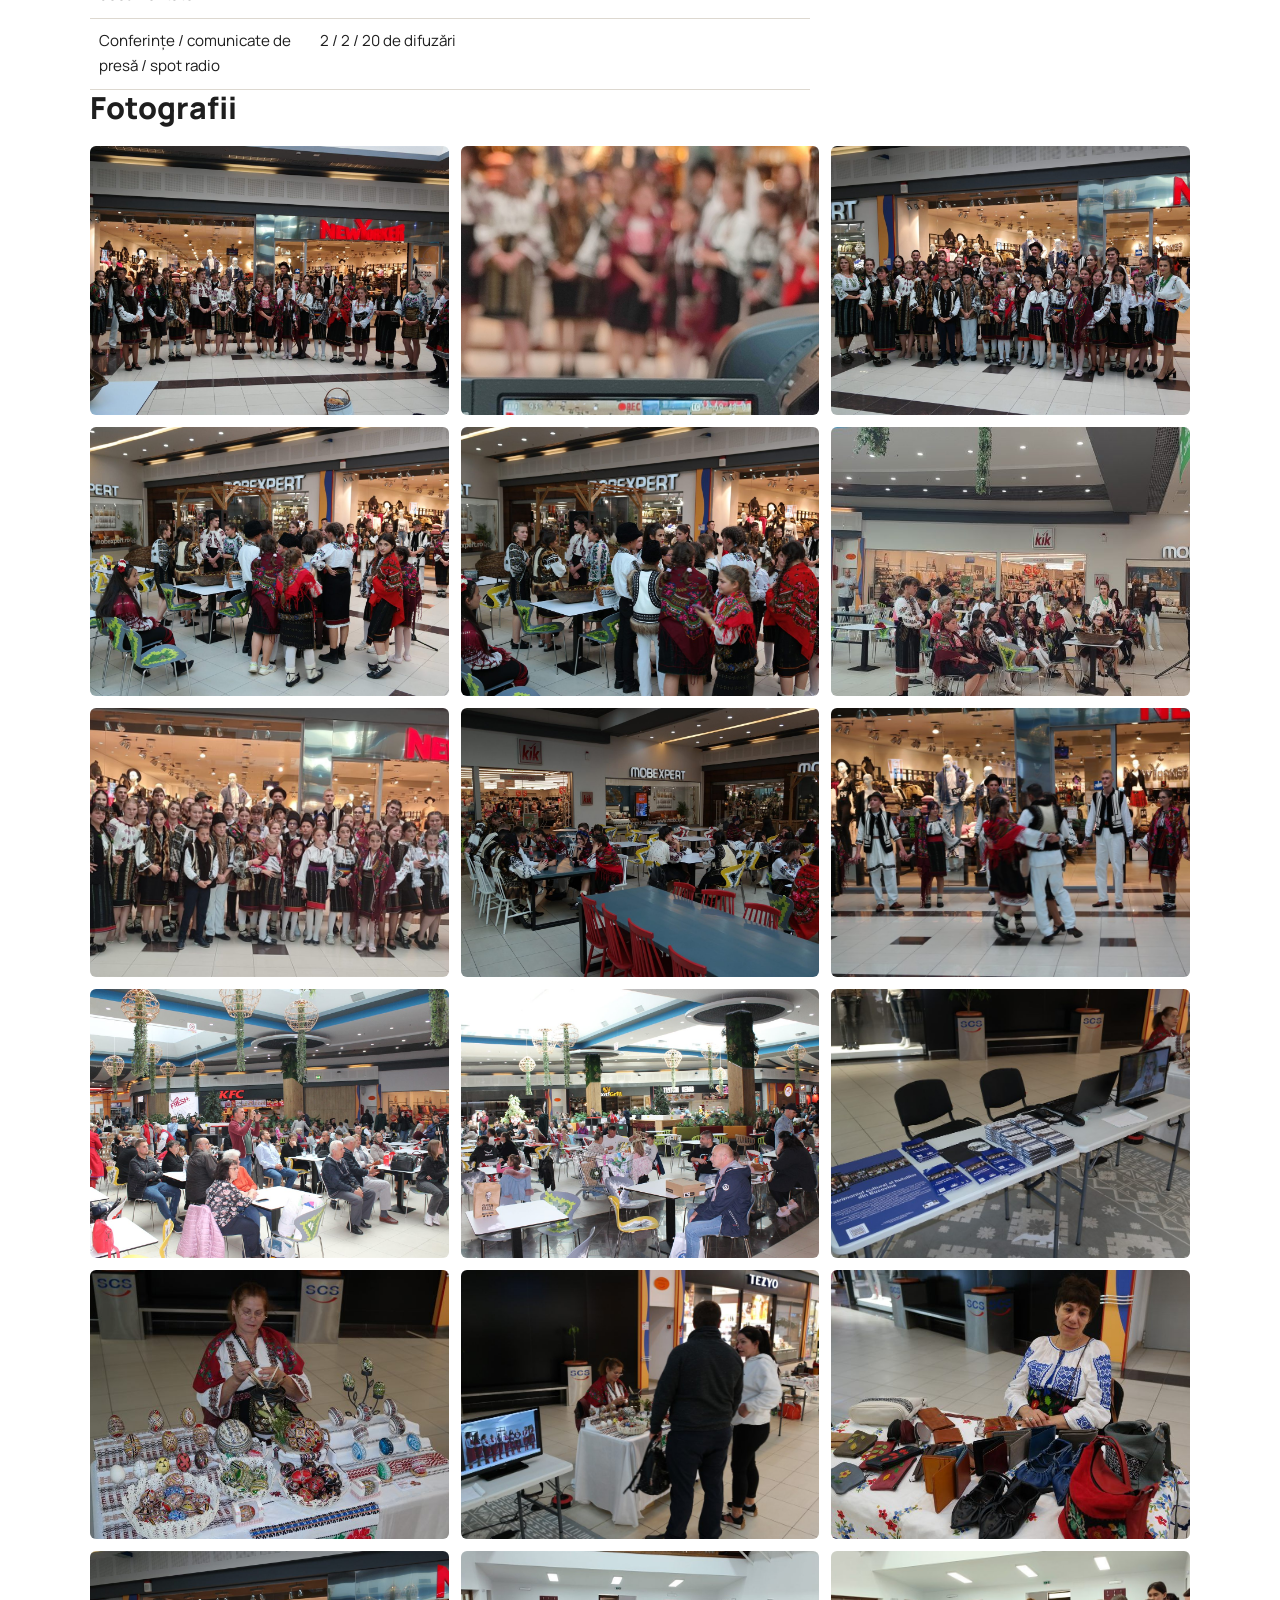
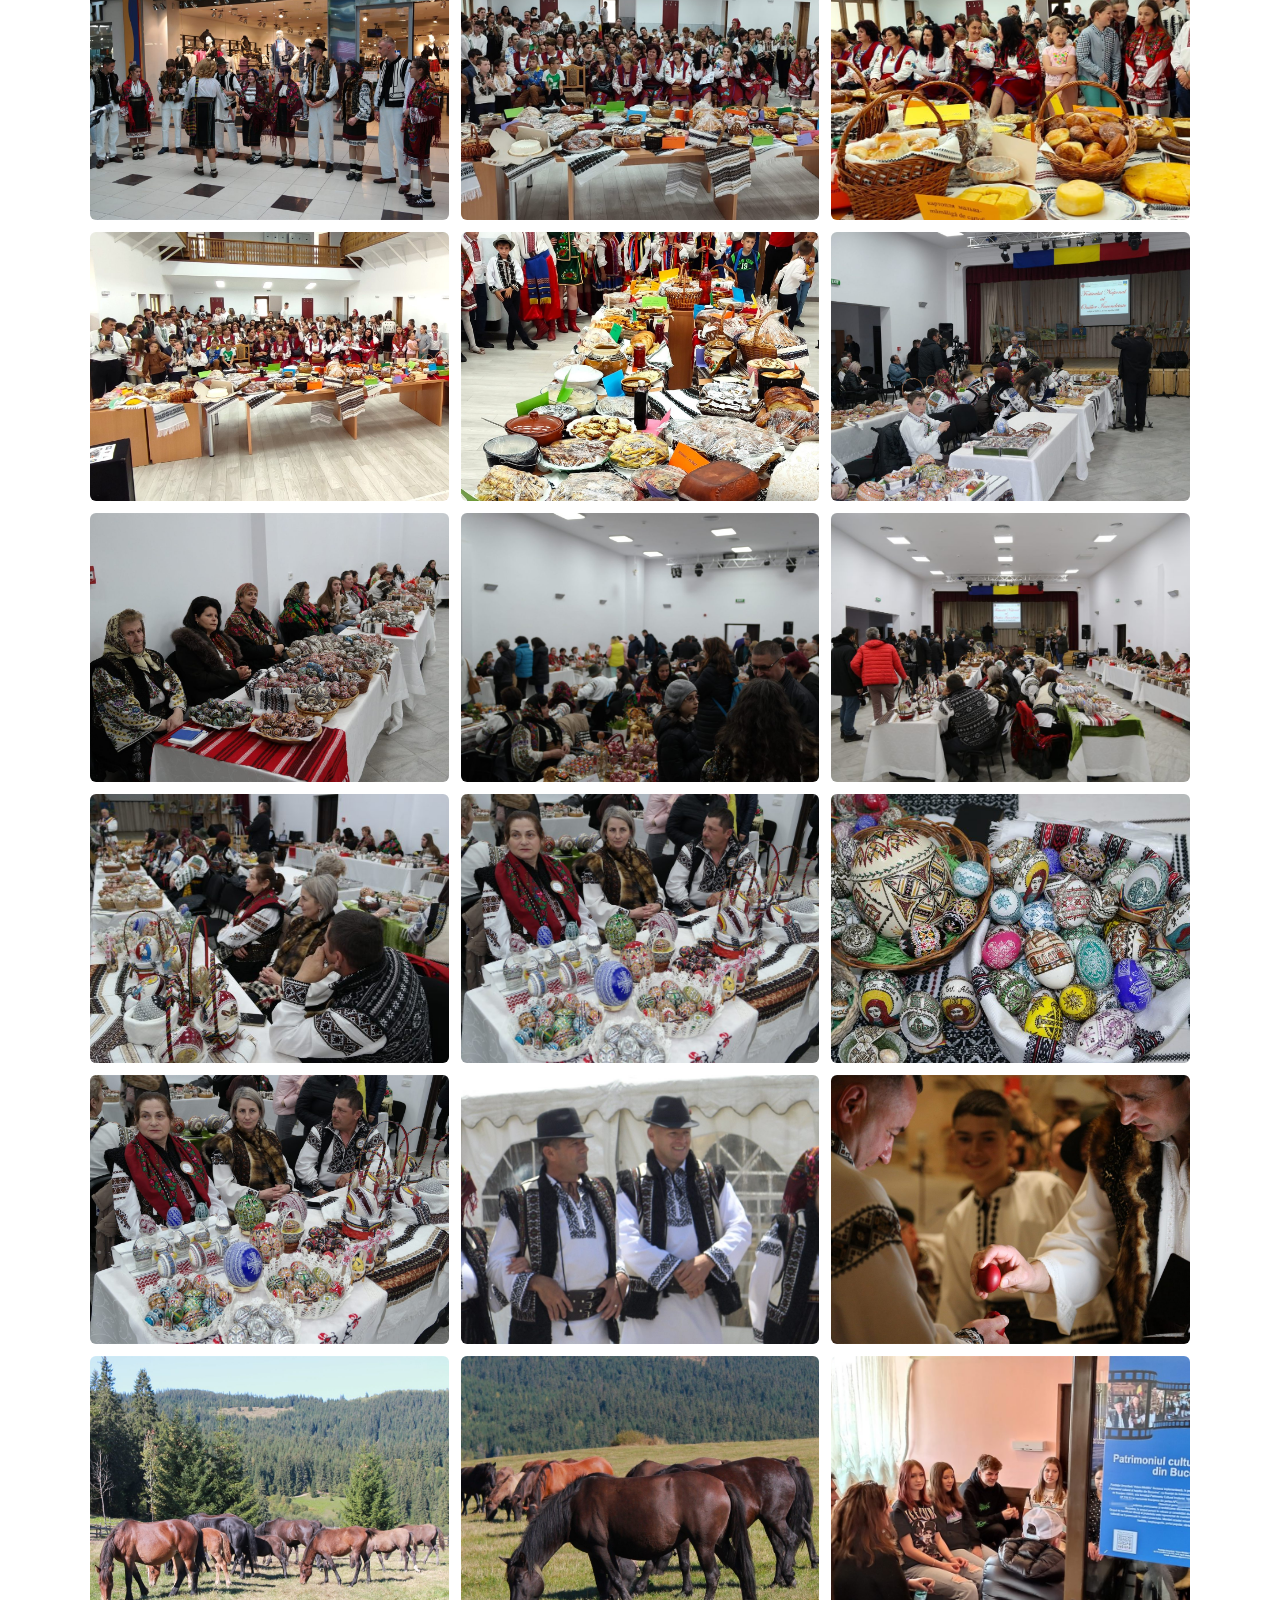
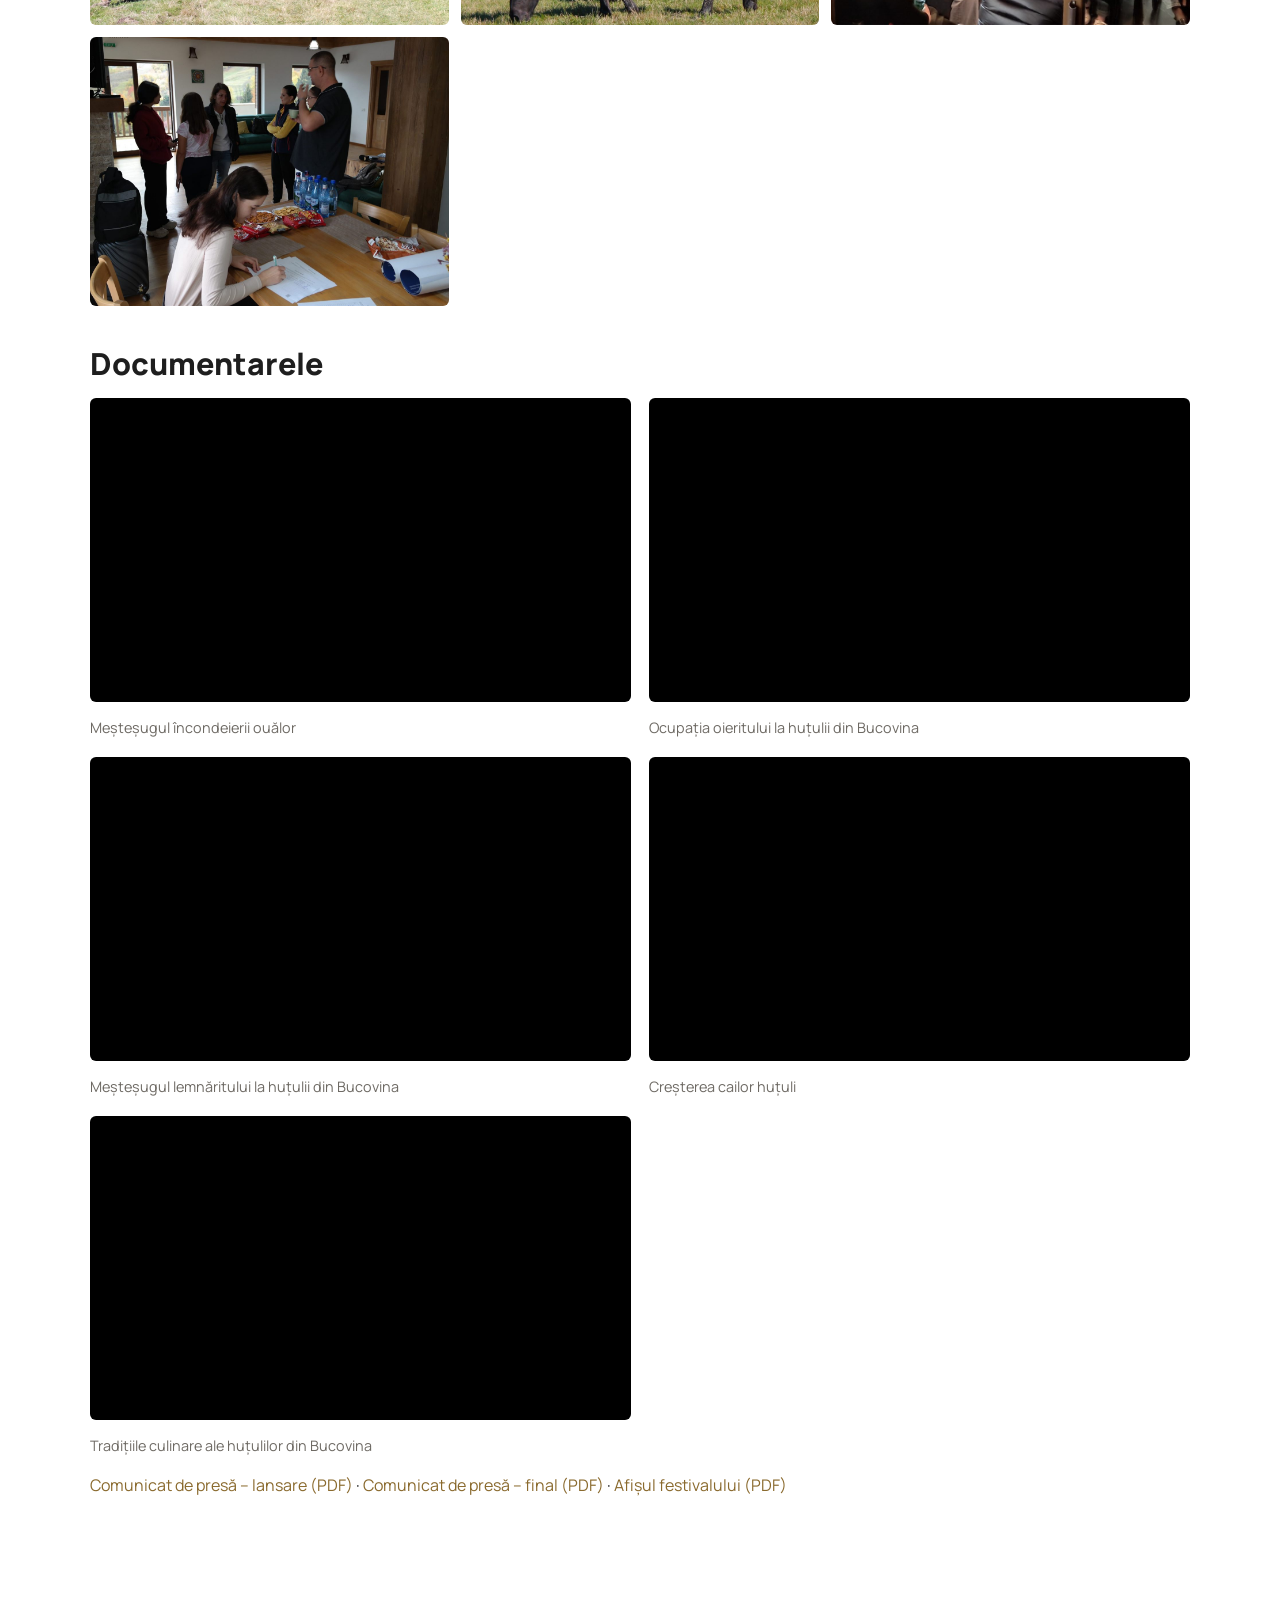
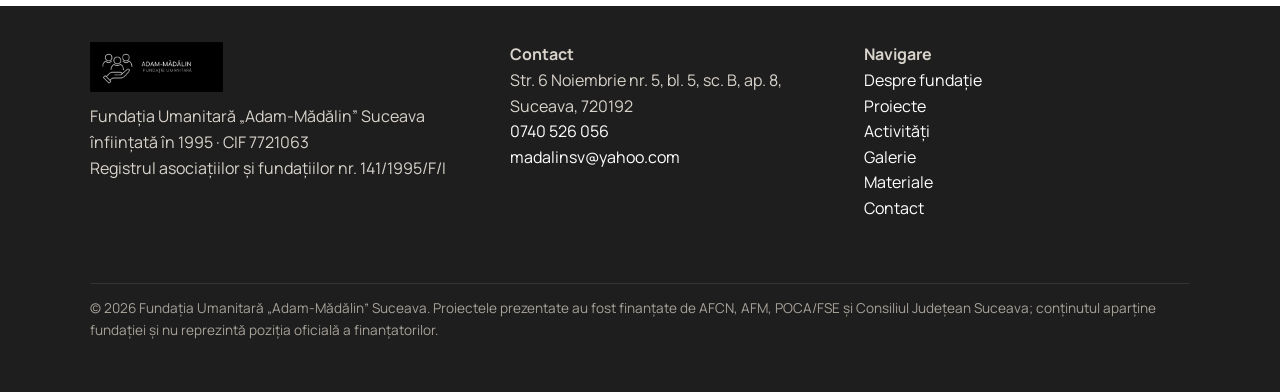
<file: proiecte/patrimoniul-hutulilor-din-bucovina.html>
<!doctype html>
<html lang="ro">
<head>
<meta charset="utf-8">
<meta name="viewport" content="width=device-width, initial-scale=1">
<title>Patrimoniul cultural al huțulilor din Bucovina – Fundația Umanitară „Adam-Mădălin” Suceava</title>
<meta name="description" content="Proiect AFCN I/2023: documentare în 11 localități huțule din județul Suceava, 7 documentare TV, platforma hutuli.ro, peste 150 de fotografii, DVD și Festivalul tradițiilor huțulilor din Bucovina, cu expoziție foto, workshop-uri ale meșterilor și spectacol folcloric.">
<meta property="og:title" content="Patrimoniul cultural al huțulilor din Bucovina – Fundația Umanitară „Adam-Mădălin”">
<meta property="og:description" content="Proiect AFCN I/2023: documentare în 11 localități huțule din județul Suceava, 7 documentare TV, platforma hutuli.ro, peste 150 de fotografii, DVD și Festivalul tradițiilor huțulilor din Bucovina, cu expoziție foto, workshop-uri ale meșterilor și spectacol folcloric.">
<meta property="og:image" content="https://www.amfundatie.ro/assets/img/sigla/sigla-patrat.png">
<meta property="og:type" content="website">
<link rel="icon" href="../assets/img/sigla/favicon-32.png" sizes="32x32">
<link rel="apple-touch-icon" href="../assets/img/sigla/semn-192.png">
<link rel="preconnect" href="https://fonts.googleapis.com"><link rel="preconnect" href="https://fonts.gstatic.com" crossorigin>
<link rel="stylesheet" href="https://fonts.googleapis.com/css2?family=Manrope:wght@500;600;700;800&display=swap">
<link rel="stylesheet" href="../assets/css/style.css">
</head>
<body>
<a class="skip" href="#main">Sari la conținut</a>
<header class="top">
  <div class="wrap">
    <a class="brand" href="../index.html" aria-label="Acasă"><img src="../assets/img/sigla/sigla-orizontal.png" alt="Fundația Umanitară Adam-Mădălin" width="150" height="56"></a>
    <button class="burger" aria-expanded="false" aria-controls="nav" onclick="var n=document.getElementById('nav');n.classList.toggle('open');this.setAttribute('aria-expanded',n.classList.contains('open'))">Meniu ☰</button>
    <nav class="nav" id="nav" aria-label="Meniu principal">
      <a href="../index.html">Acasă</a>
      <a href="../despre.html">Despre fundație</a>
      <a href="../proiecte.html" class="on">Proiecte</a>
      <a href="../activitati.html">Activități</a>
      <a href="../galerie.html">Galerie</a>
      <a href="../materiale.html">Materiale</a>
      <a href="../contact.html">Contact</a>
    </nav>
  </div>
</header>
<main id="main">
<section class="pageh"><div class="wrap"><div class="eyebrow">2023 · AFCN, sesiunea I/2023, Patrimoniu cultural imaterial</div><h1>Patrimoniul cultural al huțulilor din Bucovina</h1><p class="lead muted">Nouă luni de documentare în satele huțule din Obcinile Bucovinei, cu meșteri, ciobani, încondeietoare și interpreți, transformate în 7 documentare, o platformă online, peste 150 de fotografii, DVD-uri și un festival de două zile la Suceava.</p><p><a href="../proiecte.html">← Toate proiectele</a></p></div></section>
<section class="s"><div class="wrap">
  <div class="facts">
    <div><b>Perioada</b>15 februarie – 14 noiembrie 2023</div>
    <div><b>Finanțator</b>Administrația Fondului Cultural Național, sesiunea I/2023, contract nr. P0298/10.02.2023</div>
    <div><b>Rol</b>Solicitant</div>
    <div><b>Localități documentate</b>Moldovița, Vatra Moldoviței, Argel, Brodina, Breaza, Fundu Moldovei, Moldova-Sulița, Lucina, Ciocănești, Cârlibaba, Bălcăuți, Mănăstirea Humorului</div>
  </div>
  <div class="prose">
    <h2>Obiectivul general</h2>
    <p>Documentarea, evidențierea, promovarea și revitalizarea elementelor de patrimoniu cultural imaterial specifice huțulilor din Bucovina, în scopul punerii în valoare și consolidării diversității culturale, în context european.</p>
    <h2>Obiective specifice</h2>
    <ul>
      <li>Creșterea gradului de implicare a 250 de membri aparținând comunității huțulilor din județul Suceava în activități de documentare și promovare a patrimoniului cultural imaterial, prin participarea la activități de cercetare-documentare, la realizarea de materiale de promovare, la o expoziție foto, la workshop-uri ale meșteșugurilor tradiționale, spectacole culturale și crearea unei baze de date cuprinzând aspecte specifice ale culturii, tradițiilor și meșteșugurilor huțulilor, prin intermediul unei platforme online;</li>
      <li>Facilitarea accesului unui număr de minimum 5.000 de persoane aparținând publicului larg la cultura, tradițiile și meșteșugurile specifice ale huțulilor din județul Suceava, prin diseminarea de materiale de promovare, prin participarea la un festival de 2 zile al tradițiilor huțulilor din Bucovina (expoziție foto, 3 workshop-uri ale meșteșugurilor tradiționale și un spectacol cultural), precum și prin accesarea unei platforme online de promovare a patrimoniului cultural imaterial al huțulilor.</li>
    </ul>
    <h2>Despre comunitate</h2>
    <p>Huțulii sunt un grup etnic de origine slavă, vorbitor al unui grai ucrainean, așezat în Obcinile Bucovinei începând cu sfârșitul secolului al XVIII-lea, când Bucovina a intrat în Imperiul Habsburgic. În județul Suceava trăiesc la Brodina, Breaza, Cârlibaba, Moldova-Sulița, Moldovița, Izvoarele Sucevei, Vatra Moldoviței, Ulma și în satele din jur. Ocupațiile și meșteșugurile lor tradiționale, documentate în proiect: creșterea cailor huțuli (Herghelia Lucina, înființată în 1856, singurul nucleu de selecție al rasei din România), oieritul, lemnăritul, încondeierea ouălor, țesutul, prelucrarea osului și a cornului, gastronomia cu mămăligă cu tochitură, sărmăluțe cu urdă, huslincă, plăcinte pe foi de varză și piroște. Mihai Eminescu scria în 1876 că huțulii duc „o viață de pasăre pribeagă, originală și liberă”.</p>
    <h2>Activitățile proiectului</h2>
    <h3>Cercetare și documentare pe teren</h3>
    <p>Din martie până în octombrie 2023, echipa proiectului și un expert etnograf au făcut 21 de deplasări de documentare în 11 localități, au lucrat la Biblioteca Bucovinei și au stat de vorbă cu oamenii care păstrează tradițiile: scriitorul Casian Balabasciuc și etnograful Aurel Prepeliuc, ciobanul Mugurel Dujac din Secrieș, încondeietoarele Viorica Semeniuc din Moldovița și Rodica Boiciuc din Ciumârna, meșterul lemnar Florin Constantin Cramariuc, interpretele Angelica Flutur și Eliza Hechelciuc, corul de copii din Moldova-Sulița, primarul comunei Cârlibaba și crescătorii de cai de la Herghelia Lucina. Echipa a participat și a fotografiat evenimentele comunității: „Ciocnitul ouălor de Paște” de la Mănăstirea Humorului (16 aprilie 2023, ediția a XIII-a, peste 40 de concurenți), Festivalul ouălor încondeiate de la Ciocănești și Festivalul Național al Minorităților de la Cârlibaba (29 iunie 2023, ediția a X-a, peste 200 de participanți).</p>
    <h3>7 documentare TV</h3>
    <p>Pe baza interviurilor filmate au fost realizate șapte documentare: „Meșteșugul încondeierii ouălor”, „Ocupația oieritului la huțulii din Bucovina”, „Meșteșugul lemnăritului la huțulii din Bucovina”, „Creșterea cailor huțuli”, „Tradițiile culinare ale huțulilor din Bucovina”, „Folclorul huțulilor din Bucovina” (câte 5 minute) și „Cultura, tradițiile, meșteșugurile și folclorul huțulilor” (10 minute). Au fost difuzate la Intermedia TV Suceava în perioada 16–24 octombrie 2023 și publicate online pe platforma unui post de radio regional și pe YouTube.</p>
    <h3>Platforma online hutuli.ro</h3>
    <p>Un site dedicat, optimizat pentru telefon, cu secțiuni despre proiect, despre huțuli și etnia huțulă, articole documentate despre oierit, lemnărit, închistritul ouălor, creșterea cailor huțuli și arta culinară, reportaje de la evenimentele comunității și de la festival, documentarele, afișul, pliantul, comunicatele și spotul radio ale proiectului. Site-ul rămâne activ la <a href="https://hutuli.ro" target="_blank" rel="noopener">hutuli.ro</a>.</p>
    <h3>Fotografie, tipărituri și DVD</h3>
    <p>Peste 150 de fotografii profesioniste realizate în proiect (încondeierea ouălor, atelierul meșterului lemnar, Herghelia Lucina, arta culinară, satele huțule, evenimentele comunității), 25 de afișe, 270 de pliante și 210 DVD-uri cu cele șapte documentare și fotografiile, distribuite la festival și la conferința finală.</p>
    <h3>Festivalul tradițiilor huțulilor din Bucovina</h3>
    <p>12–13 octombrie 2023, Shopping City Suceava. În prima zi: vernisajul expoziției de fotografie (50 de imagini pe 9 panouri, expuse două zile) și trei workshop-uri demonstrative cu meșteri huțuli, Florin Constantin Cramariuc (prelucrarea lemnului), Viorica Semeniuc (încondeierea ouălor) și Diana Elena Gavriliu-Radu (pielărie), cu documentarele rulând pe ecran. În a doua zi: spectacol folcloric de două ore cu ansamblul „Plai de dor” al Școlii Gimnaziale Moldovița și cu grupul de 27 de elevi al Școlii Gimnaziale Argel, comuna Moldovița, cu poezii, cântece, o scenetă în limba huțulă și dansuri tradiționale. Peste 600 de vizitatori și spectatori în cele două zile, 250 de pliante și 200 de DVD-uri distribuite.</p>
    <h3>Promovare</h3>
    <p>Conferință de presă de lansare la 7 aprilie 2023 la Suceava și conferință finală la 21 octombrie 2023 la Voroneț, două comunicate în cotidianul regional, spot radio de 39 de secunde difuzat de 20 de ori pe Impact FM.</p>
    <h2>Rezultate în cifre</h2>
    <div class="tblwrap"><table class="tbl">
      <thead><tr><th>Rezultat</th><th>Realizat</th></tr></thead>
      <tbody>
        <tr><td>Localități documentate / deplasări</td><td>11 / 21</td></tr>
        <tr><td>Documentare TV</td><td>7 (6 × 5 min, 1 × 10 min), 7 difuzări TV și publicare online</td></tr>
        <tr><td>Platformă online</td><td>hutuli.ro, cu 12 articole documentare și de eveniment</td></tr>
        <tr><td>Fotografii profesioniste</td><td>peste 150</td></tr>
        <tr><td>Tipărituri / DVD-uri</td><td>25 de afișe, 270 de pliante / 210 DVD-uri</td></tr>
        <tr><td>Festival</td><td>2 zile, expoziție cu 50 de fotografii, 3 workshop-uri cu 3 meșteri, spectacol cu 2 ansambluri și 40 de elevi, peste 600 de vizitatori</td></tr>
        <tr><td>Evenimente ale comunității documentate</td><td>3</td></tr>
        <tr><td>Conferințe / comunicate de presă / spot radio</td><td>2 / 2 / 20 de difuzări</td></tr>
      </tbody>
    </table></div>
  </div>
  <h2>Fotografii</h2>
  <div class="gal">
<a class="ph" href="#" data-src="../assets/img/hutuli/festival-grup-1.jpg"><img src="../assets/img/hutuli/festival-grup-1.jpg" alt="" loading="lazy" draggable="false"></a>
<a class="ph" href="#" data-src="../assets/img/hutuli/festival-ansamblu-1.jpg"><img src="../assets/img/hutuli/festival-ansamblu-1.jpg" alt="" loading="lazy" draggable="false"></a>
<a class="ph" href="#" data-src="../assets/img/hutuli/festival-grup-2.jpg"><img src="../assets/img/hutuli/festival-grup-2.jpg" alt="" loading="lazy" draggable="false"></a>
<a class="ph" href="#" data-src="../assets/img/hutuli/festival-grup-3.jpg"><img src="../assets/img/hutuli/festival-grup-3.jpg" alt="" loading="lazy" draggable="false"></a>
<a class="ph" href="#" data-src="../assets/img/hutuli/festival-spectacol.jpg"><img src="../assets/img/hutuli/festival-spectacol.jpg" alt="" loading="lazy" draggable="false"></a>
<a class="ph" href="#" data-src="../assets/img/hutuli/festival-scena.jpg"><img src="../assets/img/hutuli/festival-scena.jpg" alt="" loading="lazy" draggable="false"></a>
<a class="ph" href="#" data-src="../assets/img/hutuli/festival-public.jpg"><img src="../assets/img/hutuli/festival-public.jpg" alt="" loading="lazy" draggable="false"></a>
<a class="ph" href="#" data-src="../assets/img/hutuli/festival-public-2.jpg"><img src="../assets/img/hutuli/festival-public-2.jpg" alt="" loading="lazy" draggable="false"></a>
<a class="ph" href="#" data-src="../assets/img/hutuli/festival-ansamblu-2.jpg"><img src="../assets/img/hutuli/festival-ansamblu-2.jpg" alt="" loading="lazy" draggable="false"></a>
<a class="ph" href="#" data-src="../assets/img/hutuli/festival-public-3.jpg"><img src="../assets/img/hutuli/festival-public-3.jpg" alt="" loading="lazy" draggable="false"></a>
<a class="ph" href="#" data-src="../assets/img/hutuli/festival-public-4.jpg"><img src="../assets/img/hutuli/festival-public-4.jpg" alt="" loading="lazy" draggable="false"></a>
<a class="ph" href="#" data-src="../assets/img/hutuli/festival-expozitie-foto.jpg"><img src="../assets/img/hutuli/festival-expozitie-foto.jpg" alt="" loading="lazy" draggable="false"></a>
<a class="ph" href="#" data-src="../assets/img/hutuli/festival-ziua1-mesteri.jpg"><img src="../assets/img/hutuli/festival-ziua1-mesteri.jpg" alt="" loading="lazy" draggable="false"></a>
<a class="ph" href="#" data-src="../assets/img/hutuli/festival-ziua1-vizitatori.jpg"><img src="../assets/img/hutuli/festival-ziua1-vizitatori.jpg" alt="" loading="lazy" draggable="false"></a>
<a class="ph" href="#" data-src="../assets/img/hutuli/festival-ziua1-stand.jpg"><img src="../assets/img/hutuli/festival-ziua1-stand.jpg" alt="" loading="lazy" draggable="false"></a>
<a class="ph" href="#" data-src="../assets/img/hutuli/festival-1.jpg"><img src="../assets/img/hutuli/festival-1.jpg" alt="" loading="lazy" draggable="false"></a>
<a class="ph" href="#" data-src="../assets/img/hutuli/arta-culinara-grup.jpg"><img src="../assets/img/hutuli/arta-culinara-grup.jpg" alt="" loading="lazy" draggable="false"></a>
<a class="ph" href="#" data-src="../assets/img/hutuli/arta-culinara-2.jpg"><img src="../assets/img/hutuli/arta-culinara-2.jpg" alt="" loading="lazy" draggable="false"></a>
<a class="ph" href="#" data-src="../assets/img/hutuli/arta-culinara-3.jpg"><img src="../assets/img/hutuli/arta-culinara-3.jpg" alt="" loading="lazy" draggable="false"></a>
<a class="ph" href="#" data-src="../assets/img/hutuli/arta-culinara.jpg"><img src="../assets/img/hutuli/arta-culinara.jpg" alt="" loading="lazy" draggable="false"></a>
<a class="ph" href="#" data-src="../assets/img/hutuli/ciocanesti-sala.jpg"><img src="../assets/img/hutuli/ciocanesti-sala.jpg" alt="" loading="lazy" draggable="false"></a>
<a class="ph" href="#" data-src="../assets/img/hutuli/ciocanesti-expozanti.jpg"><img src="../assets/img/hutuli/ciocanesti-expozanti.jpg" alt="" loading="lazy" draggable="false"></a>
<a class="ph" href="#" data-src="../assets/img/hutuli/ciocanesti-public.jpg"><img src="../assets/img/hutuli/ciocanesti-public.jpg" alt="" loading="lazy" draggable="false"></a>
<a class="ph" href="#" data-src="../assets/img/hutuli/ciocanesti-sala-2.jpg"><img src="../assets/img/hutuli/ciocanesti-sala-2.jpg" alt="" loading="lazy" draggable="false"></a>
<a class="ph" href="#" data-src="../assets/img/hutuli/ciocanesti-mesteri.jpg"><img src="../assets/img/hutuli/ciocanesti-mesteri.jpg" alt="" loading="lazy" draggable="false"></a>
<a class="ph" href="#" data-src="../assets/img/hutuli/ciocanesti-oua-1.jpg"><img src="../assets/img/hutuli/ciocanesti-oua-1.jpg" alt="" loading="lazy" draggable="false"></a>
<a class="ph" href="#" data-src="../assets/img/hutuli/ciocanesti-oua-2.jpg"><img src="../assets/img/hutuli/ciocanesti-oua-2.jpg" alt="" loading="lazy" draggable="false"></a>
<a class="ph" href="#" data-src="../assets/img/hutuli/ciocanesti.jpg"><img src="../assets/img/hutuli/ciocanesti.jpg" alt="" loading="lazy" draggable="false"></a>
<a class="ph" href="#" data-src="../assets/img/hutuli/cirlibaba.jpg"><img src="../assets/img/hutuli/cirlibaba.jpg" alt="" loading="lazy" draggable="false"></a>
<a class="ph" href="#" data-src="../assets/img/hutuli/ciocnitul-oualor.jpg"><img src="../assets/img/hutuli/ciocnitul-oualor.jpg" alt="" loading="lazy" draggable="false"></a>
<a class="ph" href="#" data-src="../assets/img/hutuli/herghelia-lucina.jpg"><img src="../assets/img/hutuli/herghelia-lucina.jpg" alt="" loading="lazy" draggable="false"></a>
<a class="ph" href="#" data-src="../assets/img/hutuli/cai-hutuli.jpg"><img src="../assets/img/hutuli/cai-hutuli.jpg" alt="" loading="lazy" draggable="false"></a>
<a class="ph" href="#" data-src="../assets/img/hutuli/conferinta-lansare.jpg"><img src="../assets/img/hutuli/conferinta-lansare.jpg" alt="" loading="lazy" draggable="false"></a>
<a class="ph" href="#" data-src="../assets/img/hutuli/conferinta-final.jpg"><img src="../assets/img/hutuli/conferinta-final.jpg" alt="" loading="lazy" draggable="false"></a>
</div>
  <h2 style="margin-top:40px">Documentarele</h2>
  <div class="videos">
<figure style="margin:0"><iframe src="https://www.youtube-nocookie.com/embed/QortuHZlK4Q" title="Meșteșugul încondeierii ouălor" loading="lazy" allow="accelerometer; encrypted-media; picture-in-picture" allowfullscreen></iframe><figcaption class="muted" style="font-size:.9rem;margin-top:6px">Meșteșugul încondeierii ouălor</figcaption></figure>
<figure style="margin:0"><iframe src="https://www.youtube-nocookie.com/embed/wxULj0LTwio" title="Ocupația oieritului la huțulii din Bucovina" loading="lazy" allow="accelerometer; encrypted-media; picture-in-picture" allowfullscreen></iframe><figcaption class="muted" style="font-size:.9rem;margin-top:6px">Ocupația oieritului la huțulii din Bucovina</figcaption></figure>
<figure style="margin:0"><iframe src="https://www.youtube-nocookie.com/embed/1sdnShfexHk" title="Meșteșugul lemnăritului la huțulii din Bucovina" loading="lazy" allow="accelerometer; encrypted-media; picture-in-picture" allowfullscreen></iframe><figcaption class="muted" style="font-size:.9rem;margin-top:6px">Meșteșugul lemnăritului la huțulii din Bucovina</figcaption></figure>
<figure style="margin:0"><iframe src="https://www.youtube-nocookie.com/embed/EiYWWcXic20" title="Creșterea cailor huțuli" loading="lazy" allow="accelerometer; encrypted-media; picture-in-picture" allowfullscreen></iframe><figcaption class="muted" style="font-size:.9rem;margin-top:6px">Creșterea cailor huțuli</figcaption></figure>
<figure style="margin:0"><iframe src="https://www.youtube-nocookie.com/embed/JVyvNGzAeNE" title="Tradițiile culinare ale huțulilor din Bucovina" loading="lazy" allow="accelerometer; encrypted-media; picture-in-picture" allowfullscreen></iframe><figcaption class="muted" style="font-size:.9rem;margin-top:6px">Tradițiile culinare ale huțulilor din Bucovina</figcaption></figure>
</div>
  <p style="margin-top:16px"><a href="../assets/docs/hutuli-comunicat-lansare.pdf" target="_blank" rel="noopener">Comunicat de presă – lansare (PDF)</a> · <a href="../assets/docs/hutuli-comunicat-final.pdf" target="_blank" rel="noopener">Comunicat de presă – final (PDF)</a> · <a href="../assets/docs/hutuli-afis.pdf" target="_blank" rel="noopener">Afișul festivalului (PDF)</a></p>
</div></section>
</main>
<footer>
  <div class="wrap">
    <div>
      <img src="../assets/img/sigla/sigla-orizontal-fond-inchis.png" alt="" width="200" height="75">
      <p>Fundația Umanitară „Adam-Mădălin” Suceava<br>înființată în 1995 · CIF 7721063<br>Registrul asociațiilor și fundațiilor nr. 141/1995/F/I</p>
    </div>
    <div>
      <p><strong>Contact</strong><br>Str. 6 Noiembrie nr. 5, bl. 5, sc. B, ap. 8, Suceava, 720192<br><a href="tel:+40740526056">0740 526 056</a><br><a href="mailto:madalinsv@yahoo.com">madalinsv@yahoo.com</a></p>
    </div>
    <div>
      <p><strong>Navigare</strong><br><a href="../despre.html">Despre fundație</a><br><a href="../proiecte.html">Proiecte</a><br><a href="../activitati.html">Activități</a><br><a href="../galerie.html">Galerie</a><br><a href="../materiale.html">Materiale</a><br><a href="../contact.html">Contact</a></p>
    </div>
    <p class="small">© 2026 Fundația Umanitară „Adam-Mădălin” Suceava. Proiectele prezentate au fost finanțate de AFCN, AFM, POCA/FSE și Consiliul Județean Suceava; conținutul aparține fundației și nu reprezintă poziția oficială a finanțatorilor.</p>
  </div>
</footer>
<script src="../assets/js/site.js" defer></script>
</body>
</html>
</file>
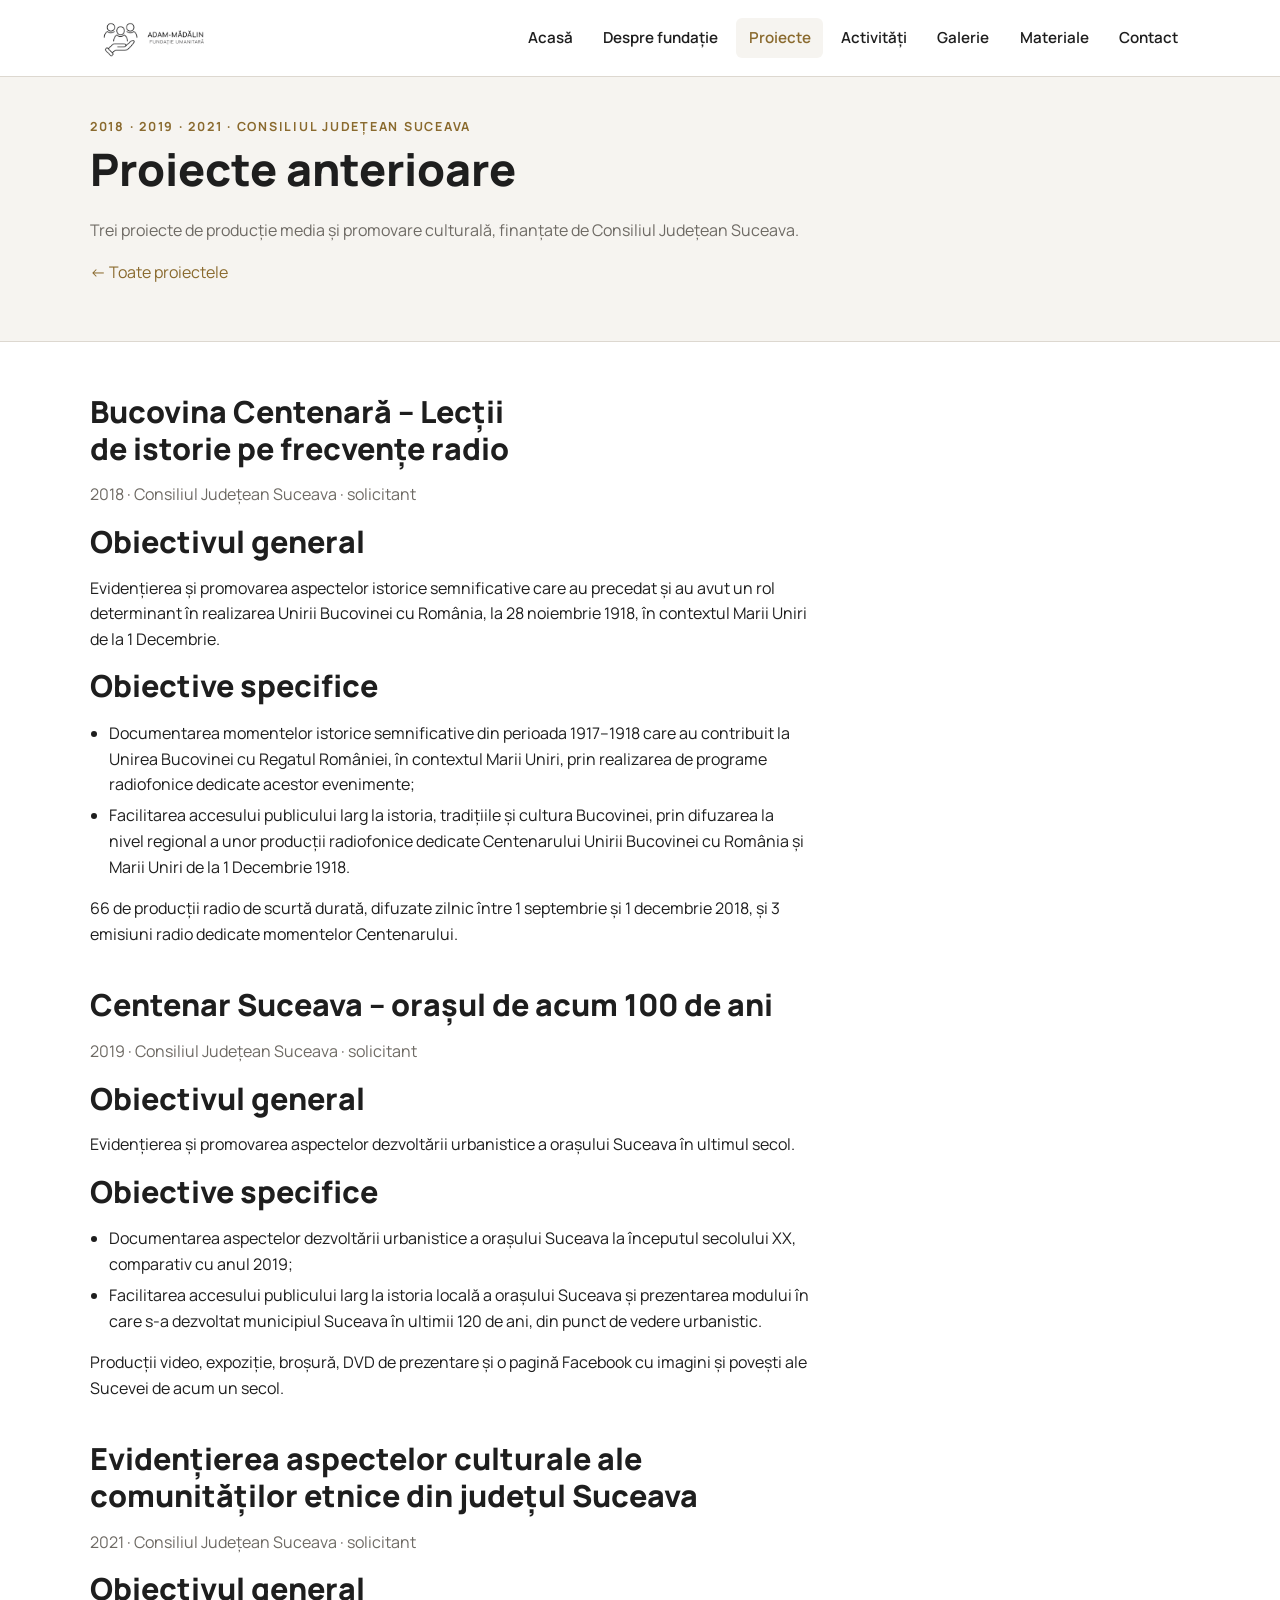
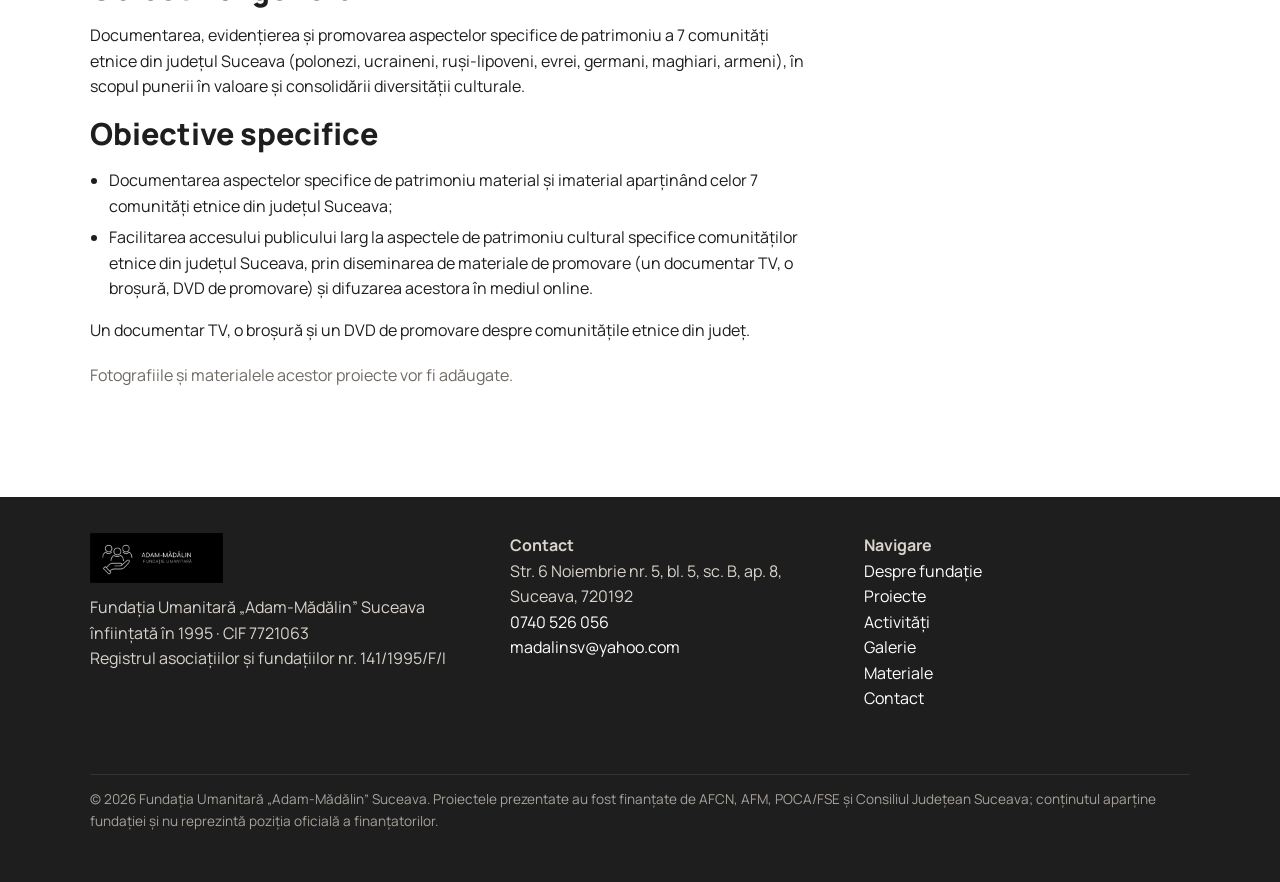
<file: proiecte/proiecte-cj-suceava-anterioare.html>
<!doctype html>
<html lang="ro">
<head>
<meta charset="utf-8">
<meta name="viewport" content="width=device-width, initial-scale=1">
<title>Proiecte anterioare finanțate de Consiliul Județean Suceava – Fundația Umanitară „Adam-Mădălin” Suceava</title>
<meta name="description" content="Bucovina Centenară – Lecții de istorie pe frecvențe radio, Centenar Suceava – orașul de acum 100 de ani, Evidențierea aspectelor culturale ale comunităților etnice din județul Suceava.">
<meta property="og:title" content="Proiecte anterioare finanțate de Consiliul Județean Suceava – Fundația Umanitară „Adam-Mădălin”">
<meta property="og:description" content="Bucovina Centenară – Lecții de istorie pe frecvențe radio, Centenar Suceava – orașul de acum 100 de ani, Evidențierea aspectelor culturale ale comunităților etnice din județul Suceava.">
<meta property="og:image" content="https://www.amfundatie.ro/assets/img/sigla/sigla-patrat.png">
<meta property="og:type" content="website">
<link rel="icon" href="../assets/img/sigla/favicon-32.png" sizes="32x32">
<link rel="apple-touch-icon" href="../assets/img/sigla/semn-192.png">
<link rel="preconnect" href="https://fonts.googleapis.com"><link rel="preconnect" href="https://fonts.gstatic.com" crossorigin>
<link rel="stylesheet" href="https://fonts.googleapis.com/css2?family=Manrope:wght@500;600;700;800&display=swap">
<link rel="stylesheet" href="../assets/css/style.css">
</head>
<body>
<a class="skip" href="#main">Sari la conținut</a>
<header class="top">
  <div class="wrap">
    <a class="brand" href="../index.html" aria-label="Acasă"><img src="../assets/img/sigla/sigla-orizontal.png" alt="Fundația Umanitară Adam-Mădălin" width="150" height="56"></a>
    <button class="burger" aria-expanded="false" aria-controls="nav" onclick="var n=document.getElementById('nav');n.classList.toggle('open');this.setAttribute('aria-expanded',n.classList.contains('open'))">Meniu ☰</button>
    <nav class="nav" id="nav" aria-label="Meniu principal">
      <a href="../index.html">Acasă</a>
      <a href="../despre.html">Despre fundație</a>
      <a href="../proiecte.html" class="on">Proiecte</a>
      <a href="../activitati.html">Activități</a>
      <a href="../galerie.html">Galerie</a>
      <a href="../materiale.html">Materiale</a>
      <a href="../contact.html">Contact</a>
    </nav>
  </div>
</header>
<main id="main">
<section class="pageh"><div class="wrap"><div class="eyebrow">2018 · 2019 · 2021 · Consiliul Județean Suceava</div><h1>Proiecte anterioare</h1><p class="lead muted">Trei proiecte de producție media și promovare culturală, finanțate de Consiliul Județean Suceava.</p><p><a href="../proiecte.html">← Toate proiectele</a></p></div></section>
<section class="s"><div class="wrap">
  <div class="prose">
    <h2>Bucovina Centenară – Lecții de istorie pe frecvențe radio</h2>
    <p class="muted">2018 · Consiliul Județean Suceava · solicitant</p>
    <h2>Obiectivul general</h2>
    <p>Evidențierea și promovarea aspectelor istorice semnificative care au precedat și au avut un rol determinant în realizarea Unirii Bucovinei cu România, la 28 noiembrie 1918, în contextul Marii Uniri de la 1 Decembrie.</p>
    <h2>Obiective specifice</h2>
    <ul>
      <li>Documentarea momentelor istorice semnificative din perioada 1917–1918 care au contribuit la Unirea Bucovinei cu Regatul României, în contextul Marii Uniri, prin realizarea de programe radiofonice dedicate acestor evenimente;</li>
      <li>Facilitarea accesului publicului larg la istoria, tradițiile și cultura Bucovinei, prin difuzarea la nivel regional a unor producții radiofonice dedicate Centenarului Unirii Bucovinei cu România și Marii Uniri de la 1 Decembrie 1918.</li>
    </ul>
    <p>66 de producții radio de scurtă durată, difuzate zilnic între 1 septembrie și 1 decembrie 2018, și 3 emisiuni radio dedicate momentelor Centenarului.</p>
    <h2 style="margin-top:40px">Centenar Suceava – orașul de acum 100 de ani</h2>
    <p class="muted">2019 · Consiliul Județean Suceava · solicitant</p>
    <h2>Obiectivul general</h2>
    <p>Evidențierea și promovarea aspectelor dezvoltării urbanistice a orașului Suceava în ultimul secol.</p>
    <h2>Obiective specifice</h2>
    <ul>
      <li>Documentarea aspectelor dezvoltării urbanistice a orașului Suceava la începutul secolului XX, comparativ cu anul 2019;</li>
      <li>Facilitarea accesului publicului larg la istoria locală a orașului Suceava și prezentarea modului în care s-a dezvoltat municipiul Suceava în ultimii 120 de ani, din punct de vedere urbanistic.</li>
    </ul>
    <p>Producții video, expoziție, broșură, DVD de prezentare și o pagină Facebook cu imagini și povești ale Sucevei de acum un secol.</p>
    <h2 style="margin-top:40px">Evidențierea aspectelor culturale ale comunităților etnice din județul Suceava</h2>
    <p class="muted">2021 · Consiliul Județean Suceava · solicitant</p>
    <h2>Obiectivul general</h2>
    <p>Documentarea, evidențierea și promovarea aspectelor specifice de patrimoniu a 7 comunități etnice din județul Suceava (polonezi, ucraineni, ruși-lipoveni, evrei, germani, maghiari, armeni), în scopul punerii în valoare și consolidării diversității culturale.</p>
    <h2>Obiective specifice</h2>
    <ul>
      <li>Documentarea aspectelor specifice de patrimoniu material și imaterial aparținând celor 7 comunități etnice din județul Suceava;</li>
      <li>Facilitarea accesului publicului larg la aspectele de patrimoniu cultural specifice comunităților etnice din județul Suceava, prin diseminarea de materiale de promovare (un documentar TV, o broșură, DVD de promovare) și difuzarea acestora în mediul online.</li>
    </ul>
    <p>Un documentar TV, o broșură și un DVD de promovare despre comunitățile etnice din județ.</p>
    <p class="muted" style="margin-top:20px">Fotografiile și materialele acestor proiecte vor fi adăugate.</p>
  </div>
</div></section>
</main>
<footer>
  <div class="wrap">
    <div>
      <img src="../assets/img/sigla/sigla-orizontal-fond-inchis.png" alt="" width="200" height="75">
      <p>Fundația Umanitară „Adam-Mădălin” Suceava<br>înființată în 1995 · CIF 7721063<br>Registrul asociațiilor și fundațiilor nr. 141/1995/F/I</p>
    </div>
    <div>
      <p><strong>Contact</strong><br>Str. 6 Noiembrie nr. 5, bl. 5, sc. B, ap. 8, Suceava, 720192<br><a href="tel:+40740526056">0740 526 056</a><br><a href="mailto:madalinsv@yahoo.com">madalinsv@yahoo.com</a></p>
    </div>
    <div>
      <p><strong>Navigare</strong><br><a href="../despre.html">Despre fundație</a><br><a href="../proiecte.html">Proiecte</a><br><a href="../activitati.html">Activități</a><br><a href="../galerie.html">Galerie</a><br><a href="../materiale.html">Materiale</a><br><a href="../contact.html">Contact</a></p>
    </div>
    <p class="small">© 2026 Fundația Umanitară „Adam-Mădălin” Suceava. Proiectele prezentate au fost finanțate de AFCN, AFM, POCA/FSE și Consiliul Județean Suceava; conținutul aparține fundației și nu reprezintă poziția oficială a finanțatorilor.</p>
  </div>
</footer>
<script src="../assets/js/site.js" defer></script>
</body>
</html>
</file>
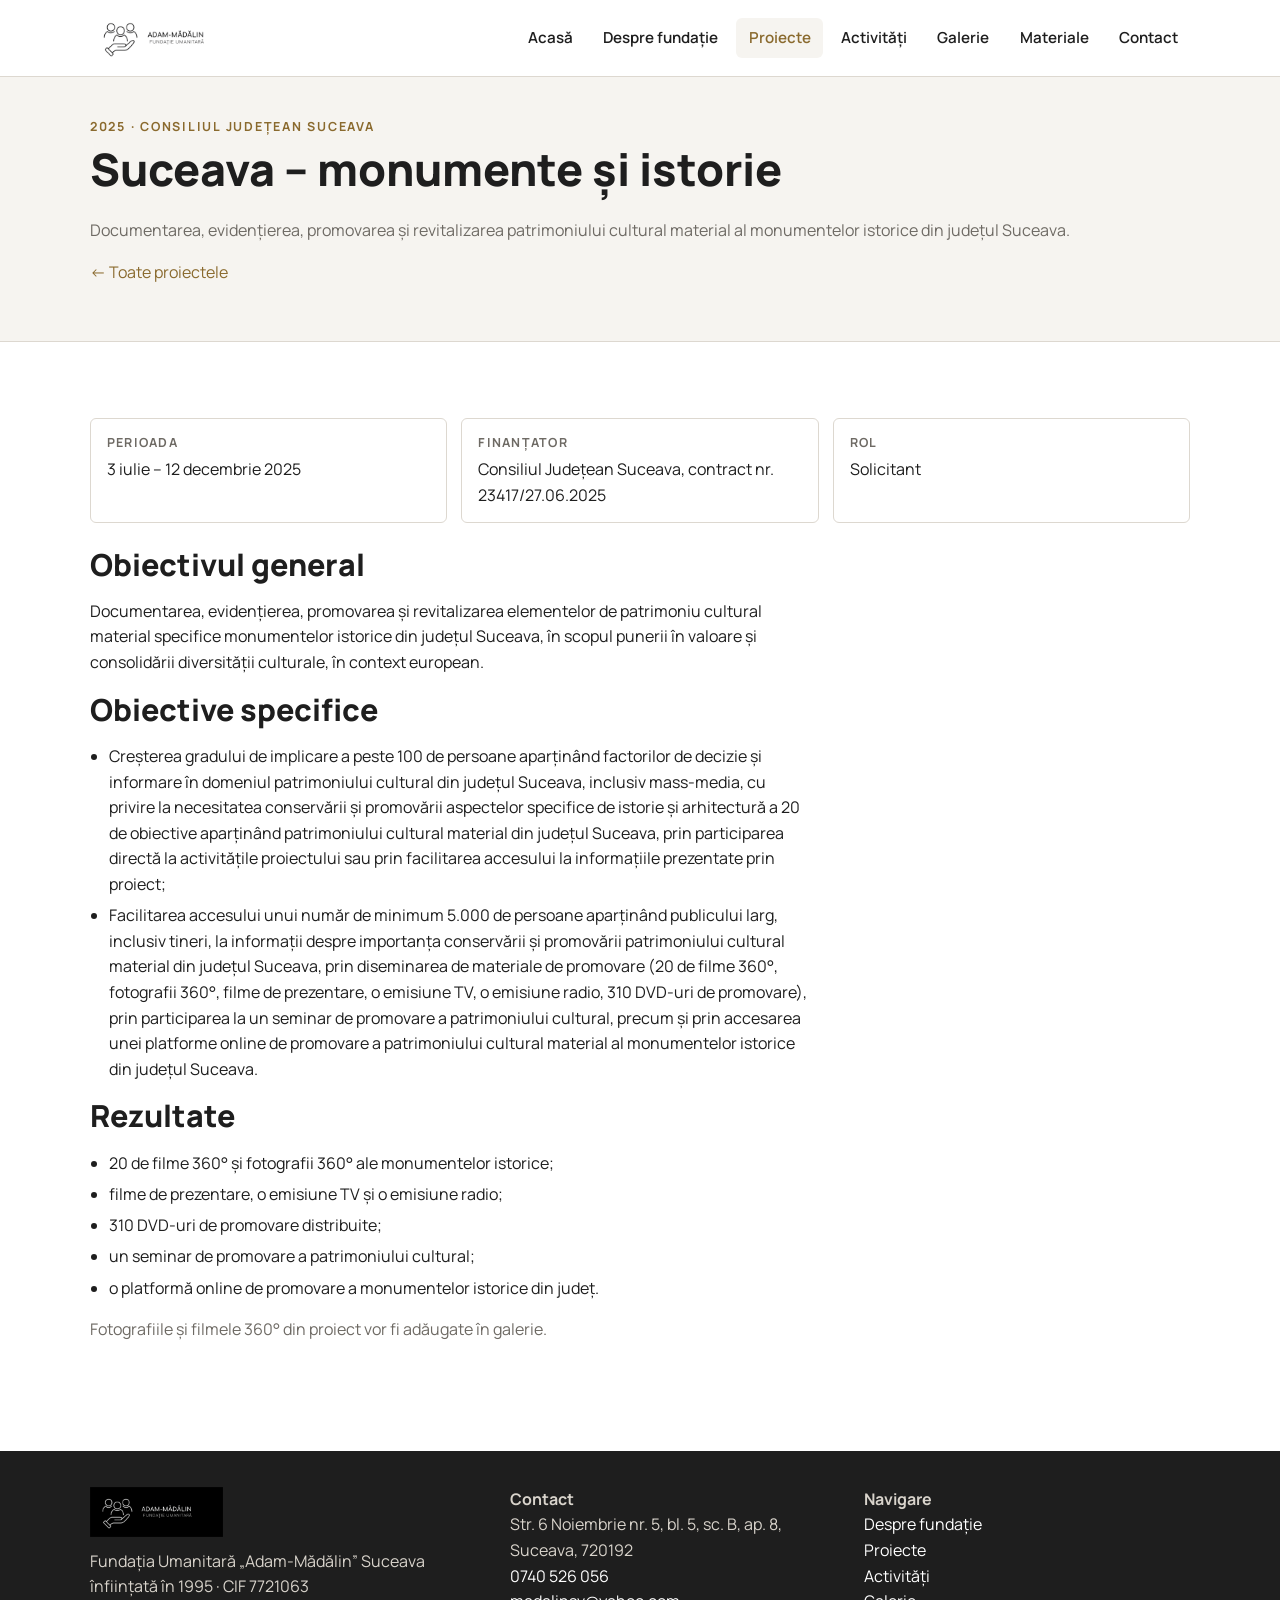
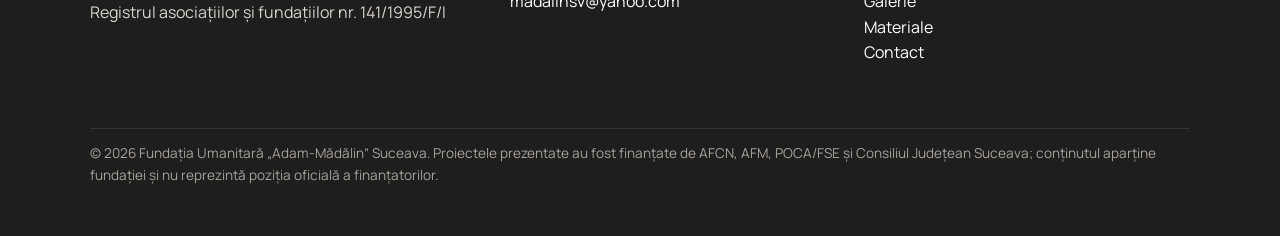
<file: proiecte/suceava-monumente-si-istorie.html>
<!doctype html>
<html lang="ro">
<head>
<meta charset="utf-8">
<meta name="viewport" content="width=device-width, initial-scale=1">
<title>Suceava – monumente și istorie – Fundația Umanitară „Adam-Mădălin” Suceava</title>
<meta name="description" content="Proiect finanțat de Consiliul Județean Suceava în 2025: 20 de filme 360°, fotografii 360°, emisiuni TV și radio, seminar, platformă online despre monumentele istorice din județul Suceava.">
<meta property="og:title" content="Suceava – monumente și istorie – Fundația Umanitară „Adam-Mădălin”">
<meta property="og:description" content="Proiect finanțat de Consiliul Județean Suceava în 2025: 20 de filme 360°, fotografii 360°, emisiuni TV și radio, seminar, platformă online despre monumentele istorice din județul Suceava.">
<meta property="og:image" content="https://www.amfundatie.ro/assets/img/sigla/sigla-patrat.png">
<meta property="og:type" content="website">
<link rel="icon" href="../assets/img/sigla/favicon-32.png" sizes="32x32">
<link rel="apple-touch-icon" href="../assets/img/sigla/semn-192.png">
<link rel="preconnect" href="https://fonts.googleapis.com"><link rel="preconnect" href="https://fonts.gstatic.com" crossorigin>
<link rel="stylesheet" href="https://fonts.googleapis.com/css2?family=Manrope:wght@500;600;700;800&display=swap">
<link rel="stylesheet" href="../assets/css/style.css">
</head>
<body>
<a class="skip" href="#main">Sari la conținut</a>
<header class="top">
  <div class="wrap">
    <a class="brand" href="../index.html" aria-label="Acasă"><img src="../assets/img/sigla/sigla-orizontal.png" alt="Fundația Umanitară Adam-Mădălin" width="150" height="56"></a>
    <button class="burger" aria-expanded="false" aria-controls="nav" onclick="var n=document.getElementById('nav');n.classList.toggle('open');this.setAttribute('aria-expanded',n.classList.contains('open'))">Meniu ☰</button>
    <nav class="nav" id="nav" aria-label="Meniu principal">
      <a href="../index.html">Acasă</a>
      <a href="../despre.html">Despre fundație</a>
      <a href="../proiecte.html" class="on">Proiecte</a>
      <a href="../activitati.html">Activități</a>
      <a href="../galerie.html">Galerie</a>
      <a href="../materiale.html">Materiale</a>
      <a href="../contact.html">Contact</a>
    </nav>
  </div>
</header>
<main id="main">
<section class="pageh"><div class="wrap"><div class="eyebrow">2025 · Consiliul Județean Suceava</div><h1>Suceava – monumente și istorie</h1><p class="lead muted">Documentarea, evidențierea, promovarea și revitalizarea patrimoniului cultural material al monumentelor istorice din județul Suceava.</p><p><a href="../proiecte.html">← Toate proiectele</a></p></div></section>
<section class="s"><div class="wrap">
  <div class="facts">
    <div><b>Perioada</b>3 iulie – 12 decembrie 2025</div>
    <div><b>Finanțator</b>Consiliul Județean Suceava, contract nr. 23417/27.06.2025</div>
    <div><b>Rol</b>Solicitant</div>
  </div>
  <div class="prose">
    <h2>Obiectivul general</h2>
    <p>Documentarea, evidențierea, promovarea și revitalizarea elementelor de patrimoniu cultural material specifice monumentelor istorice din județul Suceava, în scopul punerii în valoare și consolidării diversității culturale, în context european.</p>
    <h2>Obiective specifice</h2>
    <ul>
      <li>Creșterea gradului de implicare a peste 100 de persoane aparținând factorilor de decizie și informare în domeniul patrimoniului cultural din județul Suceava, inclusiv mass-media, cu privire la necesitatea conservării și promovării aspectelor specifice de istorie și arhitectură a 20 de obiective aparținând patrimoniului cultural material din județul Suceava, prin participarea directă la activitățile proiectului sau prin facilitarea accesului la informațiile prezentate prin proiect;</li>
      <li>Facilitarea accesului unui număr de minimum 5.000 de persoane aparținând publicului larg, inclusiv tineri, la informații despre importanța conservării și promovării patrimoniului cultural material din județul Suceava, prin diseminarea de materiale de promovare (20 de filme 360°, fotografii 360°, filme de prezentare, o emisiune TV, o emisiune radio, 310 DVD-uri de promovare), prin participarea la un seminar de promovare a patrimoniului cultural, precum și prin accesarea unei platforme online de promovare a patrimoniului cultural material al monumentelor istorice din județul Suceava.</li>
    </ul>
    <h2>Rezultate</h2>
    <ul>
      <li>20 de filme 360° și fotografii 360° ale monumentelor istorice;</li>
      <li>filme de prezentare, o emisiune TV și o emisiune radio;</li>
      <li>310 DVD-uri de promovare distribuite;</li>
      <li>un seminar de promovare a patrimoniului cultural;</li>
      <li>o platformă online de promovare a monumentelor istorice din județ.</li>
    </ul>
    <p class="muted">Fotografiile și filmele 360° din proiect vor fi adăugate în galerie.</p>
  </div>
</div></section>
</main>
<footer>
  <div class="wrap">
    <div>
      <img src="../assets/img/sigla/sigla-orizontal-fond-inchis.png" alt="" width="200" height="75">
      <p>Fundația Umanitară „Adam-Mădălin” Suceava<br>înființată în 1995 · CIF 7721063<br>Registrul asociațiilor și fundațiilor nr. 141/1995/F/I</p>
    </div>
    <div>
      <p><strong>Contact</strong><br>Str. 6 Noiembrie nr. 5, bl. 5, sc. B, ap. 8, Suceava, 720192<br><a href="tel:+40740526056">0740 526 056</a><br><a href="mailto:madalinsv@yahoo.com">madalinsv@yahoo.com</a></p>
    </div>
    <div>
      <p><strong>Navigare</strong><br><a href="../despre.html">Despre fundație</a><br><a href="../proiecte.html">Proiecte</a><br><a href="../activitati.html">Activități</a><br><a href="../galerie.html">Galerie</a><br><a href="../materiale.html">Materiale</a><br><a href="../contact.html">Contact</a></p>
    </div>
    <p class="small">© 2026 Fundația Umanitară „Adam-Mădălin” Suceava. Proiectele prezentate au fost finanțate de AFCN, AFM, POCA/FSE și Consiliul Județean Suceava; conținutul aparține fundației și nu reprezintă poziția oficială a finanțatorilor.</p>
  </div>
</footer>
<script src="../assets/js/site.js" defer></script>
</body>
</html>
</file>
<file: assets/css/style.css>
/* Fundația Umanitară „Adam-Mădălin" – amfundatie.ro */
:root{
  --ink:#1E1E1E; --ink-2:#4A4540; --muted:#6E6A64; --line:#DDD8D0;
  --bg:#FFFFFF; --bg-2:#F6F4F0; --accent:#B08D3C; --accent-ink:#8A6A2E;
  --max:1140px; --radius:6px;
  font-size:16px;
}
*{box-sizing:border-box}
html{scroll-behavior:smooth}
body{margin:0;background:var(--bg);color:var(--ink);font-family:Manrope,"Segoe UI",Arial,sans-serif;line-height:1.6}
img{max-width:100%;height:auto;display:block}
a{color:var(--accent-ink);text-decoration:none}
a:hover{text-decoration:underline}
h1,h2,h3{line-height:1.2;text-wrap:balance;margin:0 0 .5em}
h1{font-size:clamp(1.9rem,4vw,2.8rem);font-weight:800}
h2{font-size:clamp(1.4rem,2.6vw,1.9rem);font-weight:800}
h3{font-size:1.15rem;font-weight:700}
p{margin:0 0 1em}
.wrap{max-width:var(--max);margin:0 auto;padding-inline:20px}
.eyebrow{font-size:.78rem;letter-spacing:.14em;text-transform:uppercase;color:var(--accent-ink);font-weight:700;margin-bottom:.4em}
.muted{color:var(--muted)}
.btn{display:inline-block;background:var(--ink);color:#fff;padding:.7em 1.3em;border-radius:var(--radius);font-weight:700;text-decoration:none}
.btn:hover{background:#000;text-decoration:none}
.btn.ghost{background:transparent;color:var(--ink);border:2px solid var(--ink)}
.btn.ghost:hover{background:var(--ink);color:#fff}

/* antet */
.top{position:sticky;top:0;z-index:20;background:rgba(255,255,255,.96);backdrop-filter:blur(6px);border-bottom:1px solid var(--line)}
.top .wrap{display:flex;align-items:center;justify-content:space-between;gap:16px;min-height:76px}
.brand img{height:56px;width:auto}
.nav{display:flex;gap:6px;flex-wrap:wrap}
.nav a{padding:.5em .8em;border-radius:var(--radius);color:var(--ink);font-weight:600;font-size:.95rem}
.nav a:hover,.nav a.on{background:var(--bg-2);text-decoration:none}
.nav a.on{color:var(--accent-ink)}
.burger{display:none;background:none;border:1px solid var(--line);border-radius:var(--radius);padding:.45em .7em;font:inherit;cursor:pointer}
@media(max-width:820px){
  .burger{display:inline-block}
  .nav{display:none;width:100%;flex-direction:column;padding-bottom:12px}
  .nav.open{display:flex}
  .top .wrap{flex-wrap:wrap}
}

/* hero */
.hero{background:var(--bg-2);border-bottom:1px solid var(--line)}
.hero .wrap{display:grid;grid-template-columns:1.2fr .8fr;gap:40px;align-items:center;padding-block:56px}
.hero p.lead{font-size:1.15rem;color:var(--ink-2);max-width:60ch}
.hero .art{background:#fff;border:1px solid var(--line);border-radius:var(--radius);padding:28px}
@media(max-width:820px){.hero .wrap{grid-template-columns:1fr;padding-block:36px}}

/* cifre */
.stats{display:grid;grid-template-columns:repeat(3,1fr);gap:18px;margin:36px 0}
.stat{border:1px solid var(--line);border-radius:var(--radius);padding:22px;background:#fff}
.stat b{display:block;font-size:2.1rem;font-weight:800;line-height:1;margin-bottom:.25em;font-variant-numeric:tabular-nums}
.stat span{color:var(--muted);font-size:.95rem}
@media(max-width:700px){.stats{grid-template-columns:1fr}}

/* secțiuni */
section.s{padding-block:52px}
section.s.alt{background:var(--bg-2);border-top:1px solid var(--line);border-bottom:1px solid var(--line)}
.grid{display:grid;grid-template-columns:repeat(3,1fr);gap:22px}
.grid.two{grid-template-columns:repeat(2,1fr)}
@media(max-width:900px){.grid,.grid.two{grid-template-columns:repeat(2,1fr)}}
@media(max-width:600px){.grid,.grid.two{grid-template-columns:1fr}}

/* card proiect */
.card{border:1px solid var(--line);border-radius:var(--radius);overflow:hidden;background:#fff;display:flex;flex-direction:column}
.card .img{aspect-ratio:4/3;background:var(--bg-2);overflow:hidden}
.card .img img{width:100%;height:100%;object-fit:cover}
.card .img.ph img{object-fit:contain;padding:22%;opacity:.55}
.card .body{padding:18px 18px 20px;display:flex;flex-direction:column;gap:6px;flex:1}
.card .meta{font-size:.85rem;color:var(--muted)}
.card h3 a{color:var(--ink)}
.card .val{margin-top:auto;font-size:.85rem;color:var(--muted);padding-top:6px;border-top:1px solid var(--line)}
.tag{display:inline-block;font-size:.75rem;letter-spacing:.08em;text-transform:uppercase;padding:.2em .6em;border-radius:999px;background:var(--bg-2);color:var(--ink-2);font-weight:700}

/* pagină proiect */
.pageh{background:var(--bg-2);border-bottom:1px solid var(--line);padding-block:40px}
.pageh .wrap{max-width:var(--max)}
.facts{display:grid;grid-template-columns:repeat(auto-fit,minmax(200px,1fr));gap:14px;margin:24px 0}
.facts div{border:1px solid var(--line);border-radius:var(--radius);padding:14px 16px;background:#fff}
.facts b{display:block;font-size:.78rem;letter-spacing:.1em;text-transform:uppercase;color:var(--muted);margin-bottom:.3em}
.prose{max-width:72ch}
.prose ul{padding-left:1.2em}
.prose li{margin-bottom:.35em}
.gal{display:grid;grid-template-columns:repeat(3,1fr);gap:12px;margin:20px 0}
.gal a{display:block;aspect-ratio:4/3;overflow:hidden;border-radius:var(--radius);background:var(--bg-2)}
.gal img{width:100%;height:100%;object-fit:cover;transition:transform .3s}
.gal a:hover img{transform:scale(1.03)}
@media(max-width:700px){.gal{grid-template-columns:repeat(2,1fr)}}
.videos{display:grid;grid-template-columns:repeat(2,1fr);gap:18px}
.videos iframe{width:100%;aspect-ratio:16/9;border:0;border-radius:var(--radius);background:#000}
@media(max-width:700px){.videos{grid-template-columns:1fr}}

/* tabel proiecte */
.tbl{width:100%;border-collapse:collapse;font-size:.95rem}
.tbl th,.tbl td{text-align:left;padding:.7em .6em;border-bottom:1px solid var(--line);vertical-align:top}
.tbl th{font-size:.78rem;letter-spacing:.1em;text-transform:uppercase;color:var(--muted)}
.tbl td.num{text-align:right;white-space:nowrap;font-variant-numeric:tabular-nums}
.tblwrap{overflow-x:auto}

/* sigle parteneri */
.logos{display:flex;flex-wrap:wrap;gap:26px;align-items:center;justify-content:center;padding:10px 0}
.logos img{height:54px;width:auto;filter:grayscale(1);opacity:.75;transition:.2s}
.logos img:hover{filter:none;opacity:1}

/* contact */
.contact{display:grid;grid-template-columns:1fr 1fr;gap:30px}
.contact .box{border:1px solid var(--line);border-radius:var(--radius);padding:22px;background:#fff}
.contact .box p{margin:0 0 .6em}
.contact iframe{width:100%;min-height:320px;border:0;border-radius:var(--radius)}
@media(max-width:760px){.contact{grid-template-columns:1fr}}

/* subsol */
footer{background:var(--ink);color:#D8D3CB;padding-block:36px;margin-top:40px}
footer .wrap{display:grid;grid-template-columns:1.2fr 1fr 1fr;gap:28px}
footer a{color:#fff}
footer img{height:50px;width:auto;margin-bottom:12px}
footer .small{font-size:.85rem;color:#A8A29A;margin-top:18px;grid-column:1/-1;border-top:1px solid #333;padding-top:14px}
@media(max-width:760px){footer .wrap{grid-template-columns:1fr}}

/* accesibilitate */
:focus-visible{outline:3px solid var(--accent);outline-offset:2px}
.skip{position:absolute;left:-9999px}
.skip:focus{left:12px;top:12px;background:#fff;padding:.5em 1em;z-index:99}

/* protecție de bază a imaginilor + lightbox */
img{-webkit-user-drag:none;user-select:none;-webkit-user-select:none}
.gal img,.card .img img,.hero .art img,.brand img,footer img,.lb img{pointer-events:none}
.gal a.ph{cursor:zoom-in}
.lb{position:fixed;inset:0;z-index:99;background:rgba(20,18,16,.94);display:none;align-items:center;justify-content:center}
.lb.on{display:flex}
.lb img{max-width:94vw;max-height:90vh;width:auto;height:auto;border-radius:4px;box-shadow:0 20px 60px rgba(0,0,0,.6)}
.lb button{position:absolute;background:rgba(255,255,255,.12);color:#fff;border:0;font:700 2rem/1 Manrope,Arial,sans-serif;width:52px;height:52px;border-radius:50%;cursor:pointer}
.lb button:hover{background:rgba(255,255,255,.28)}
.lb .lb-x{top:16px;right:16px}
.lb .lb-p{left:12px;top:50%;transform:translateY(-50%)}
.lb .lb-n{right:12px;top:50%;transform:translateY(-50%)}
@media(max-width:600px){.lb button{width:42px;height:42px;font-size:1.5rem}}
</file>
